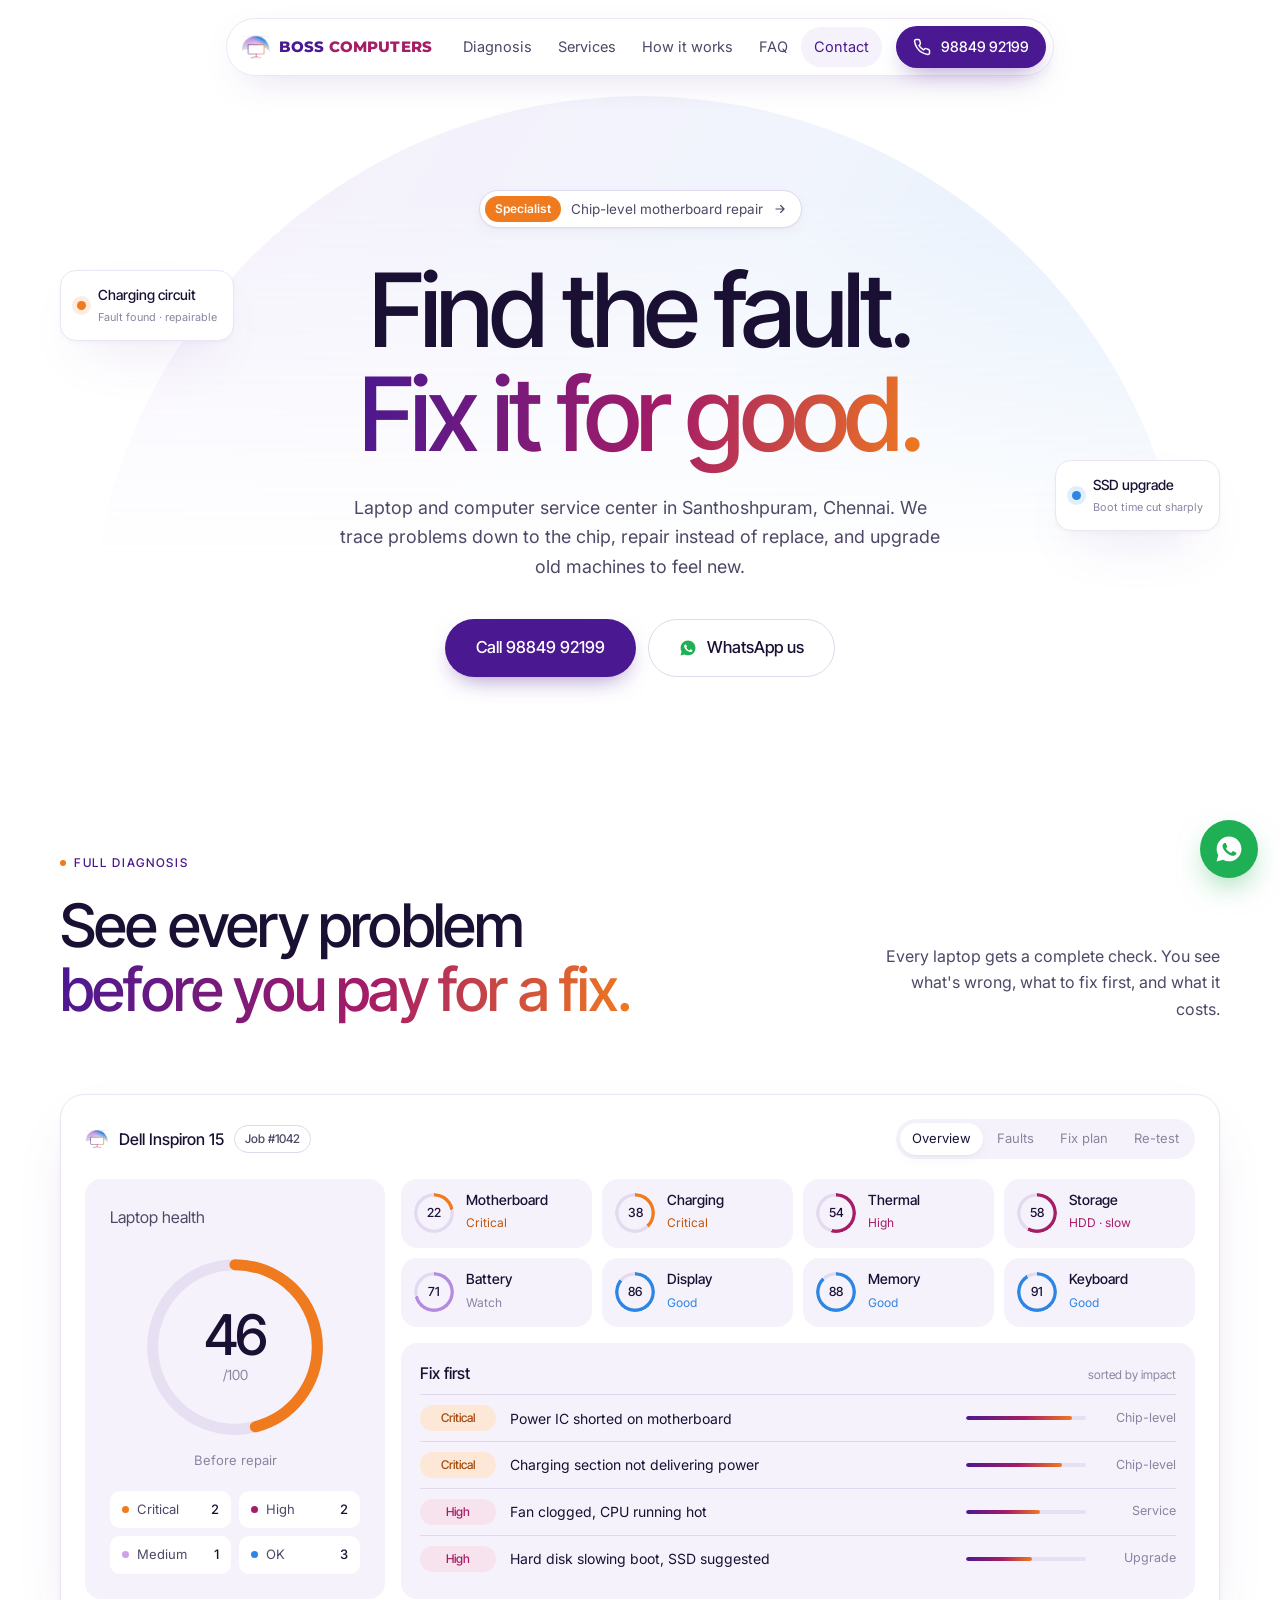
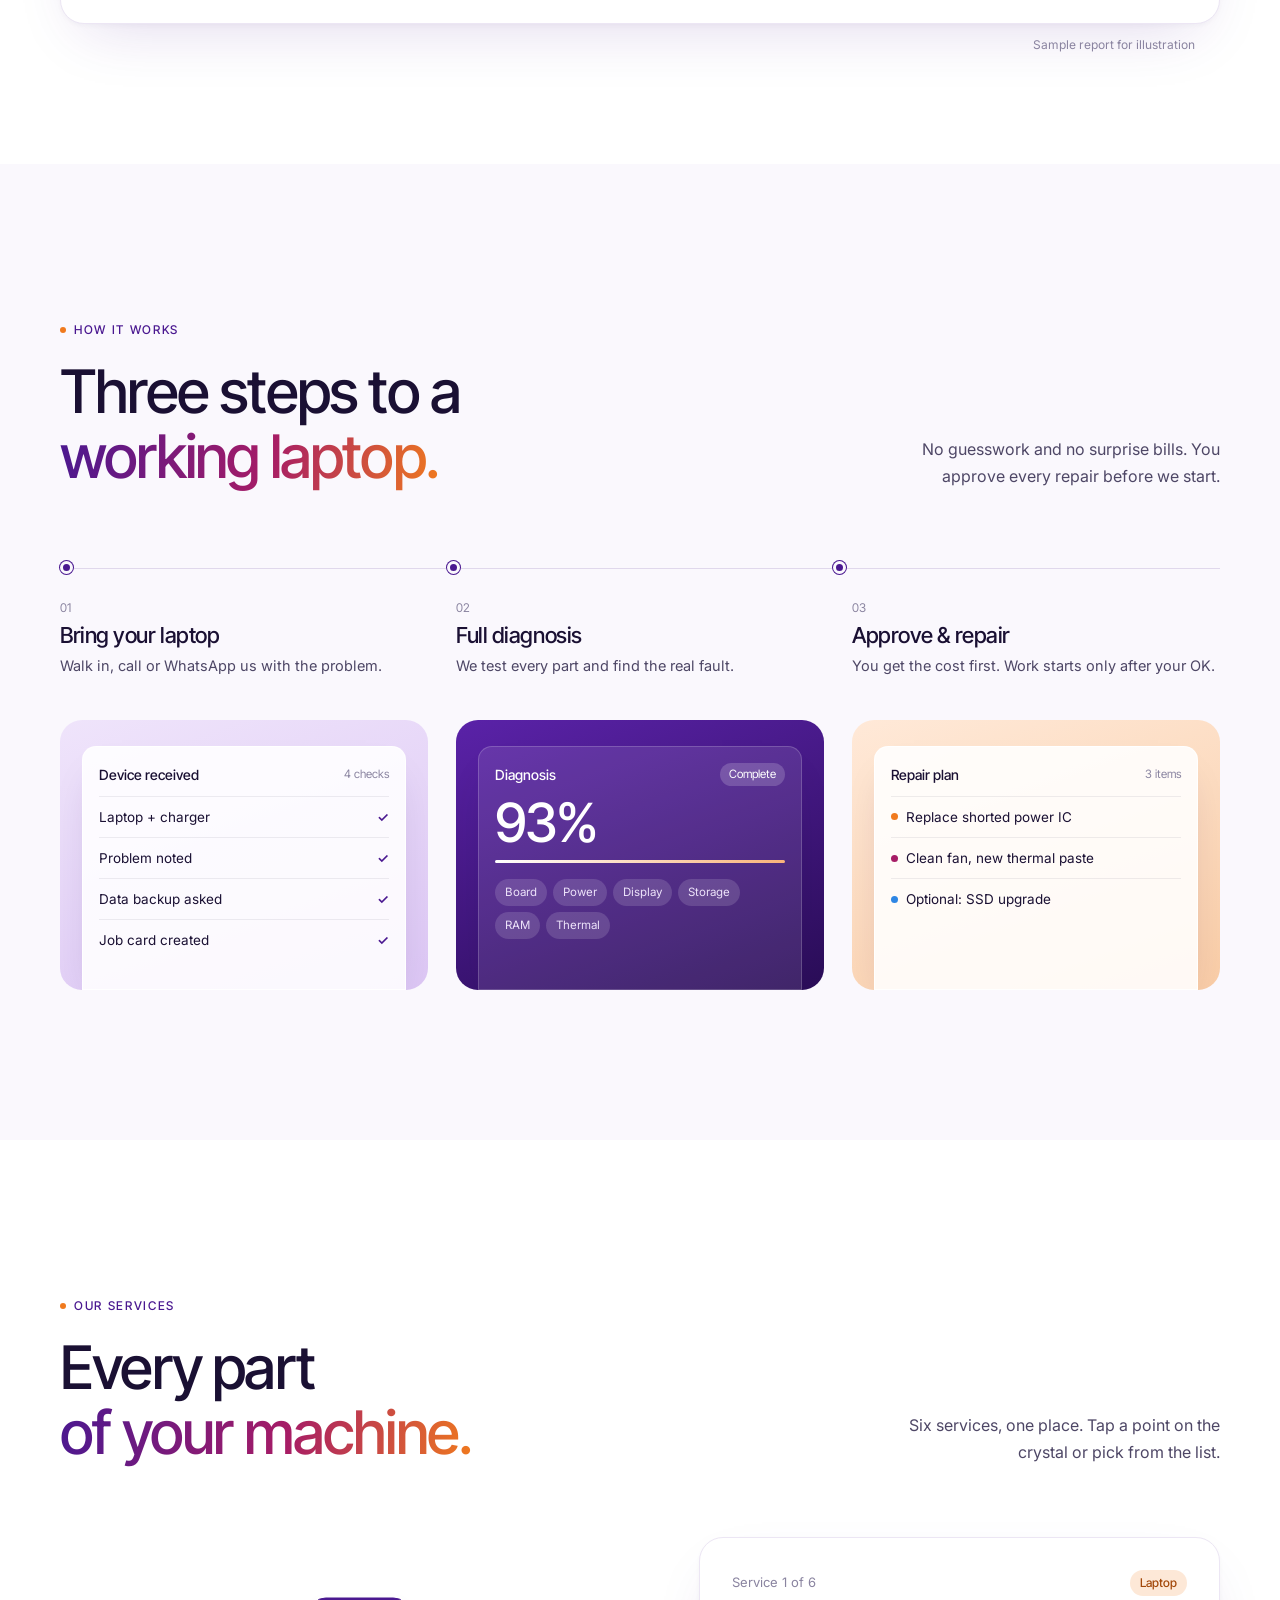
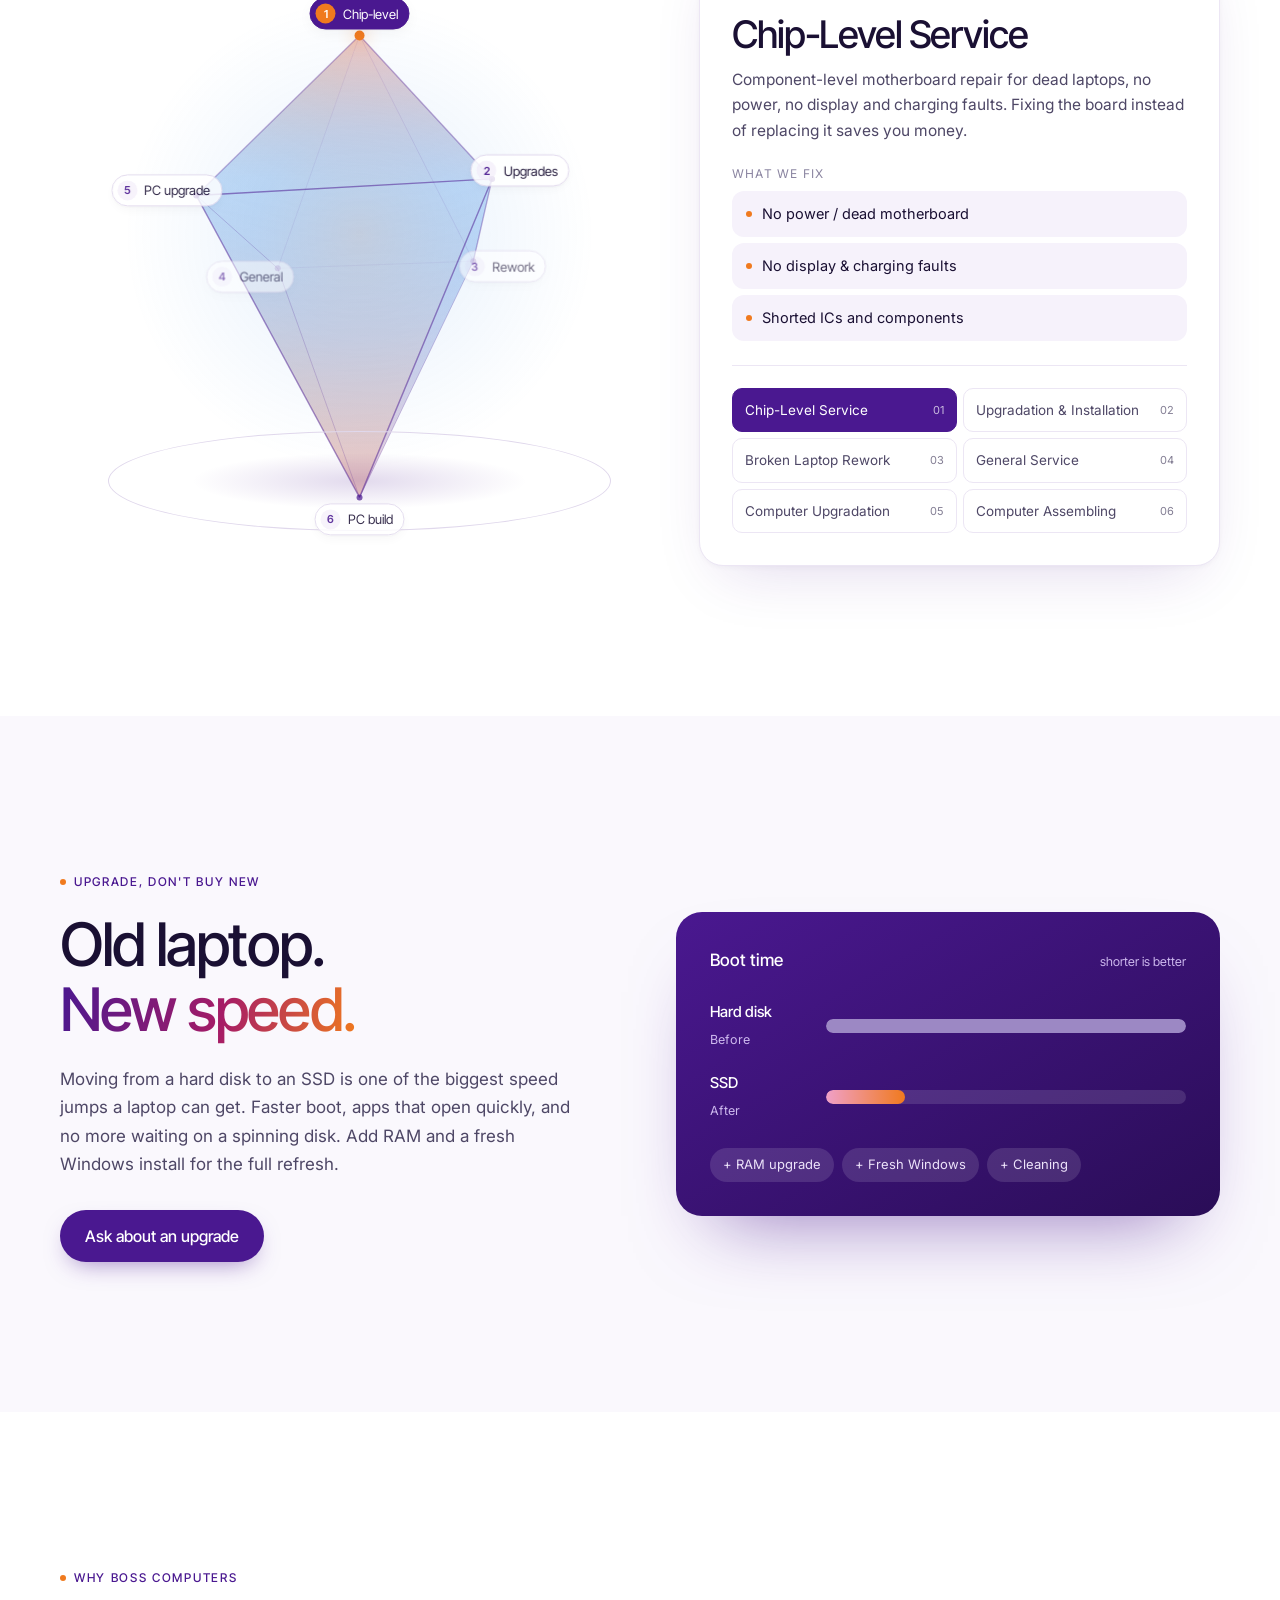
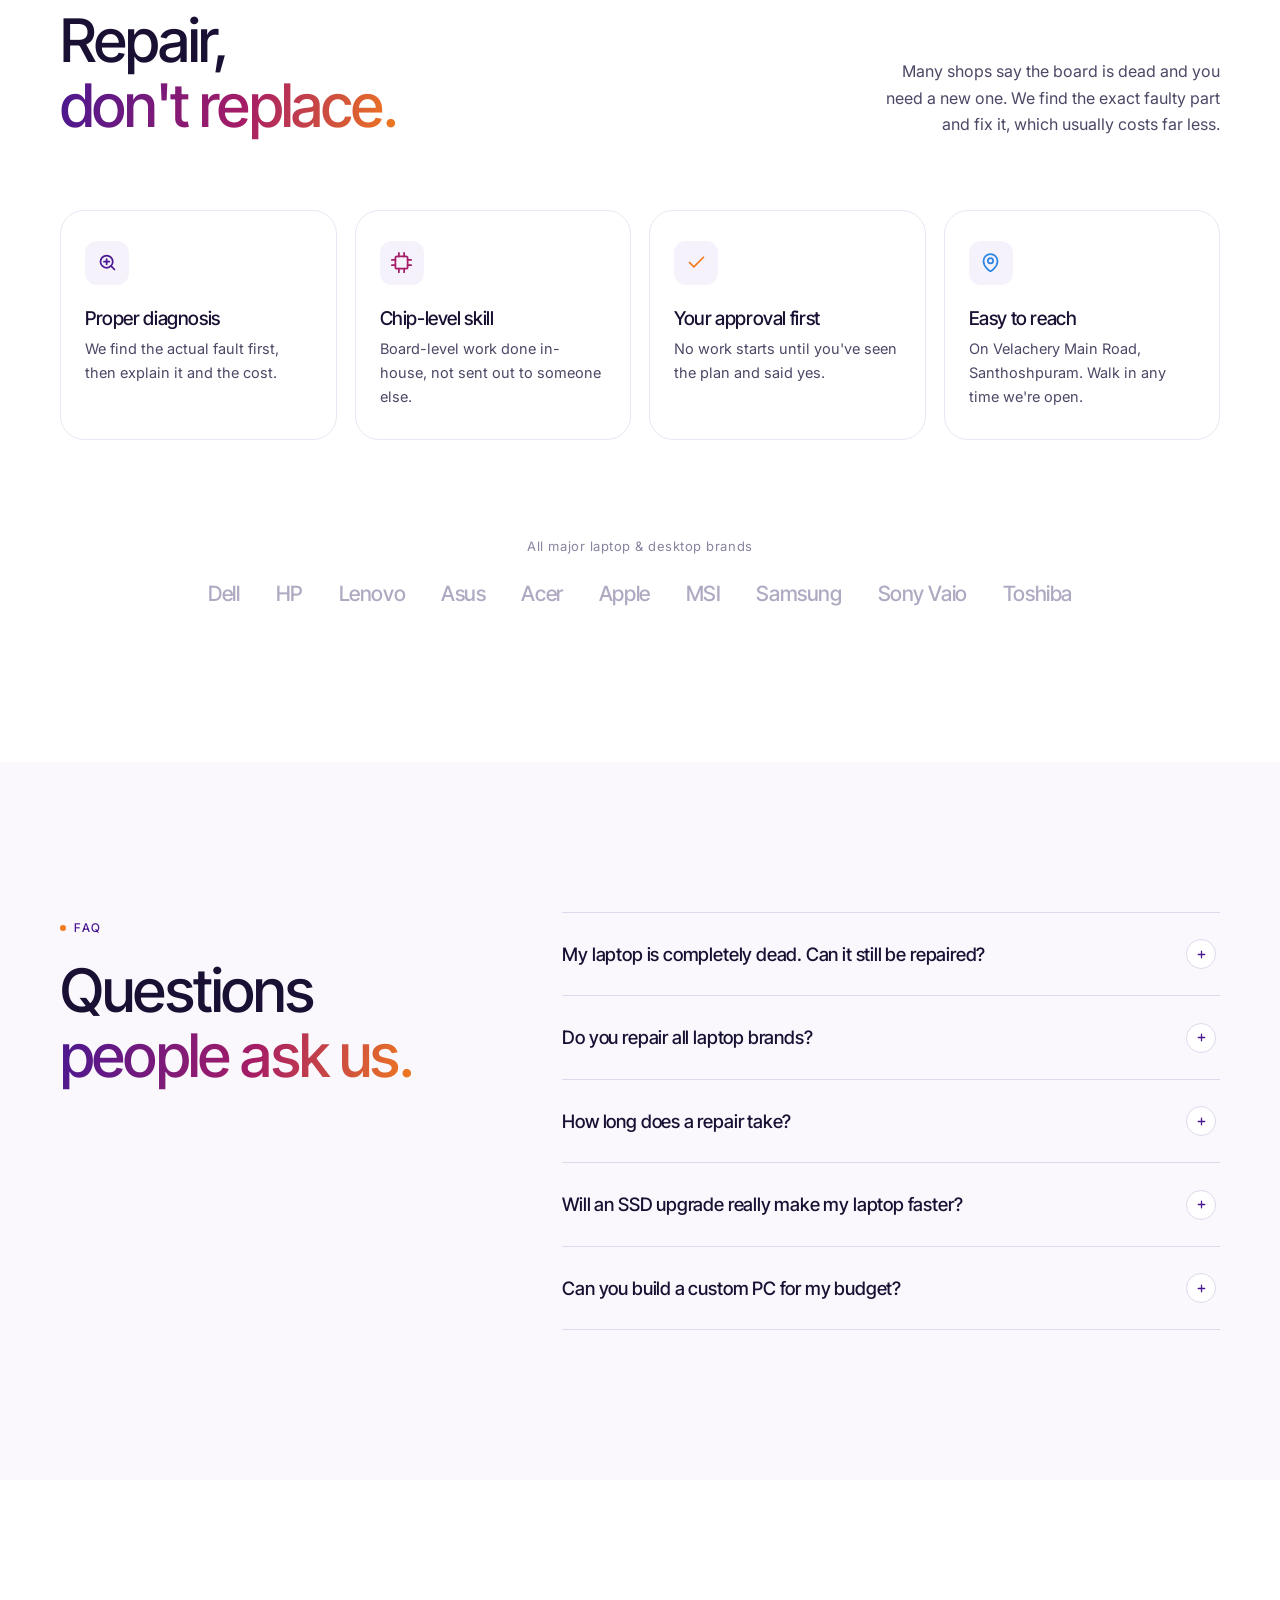
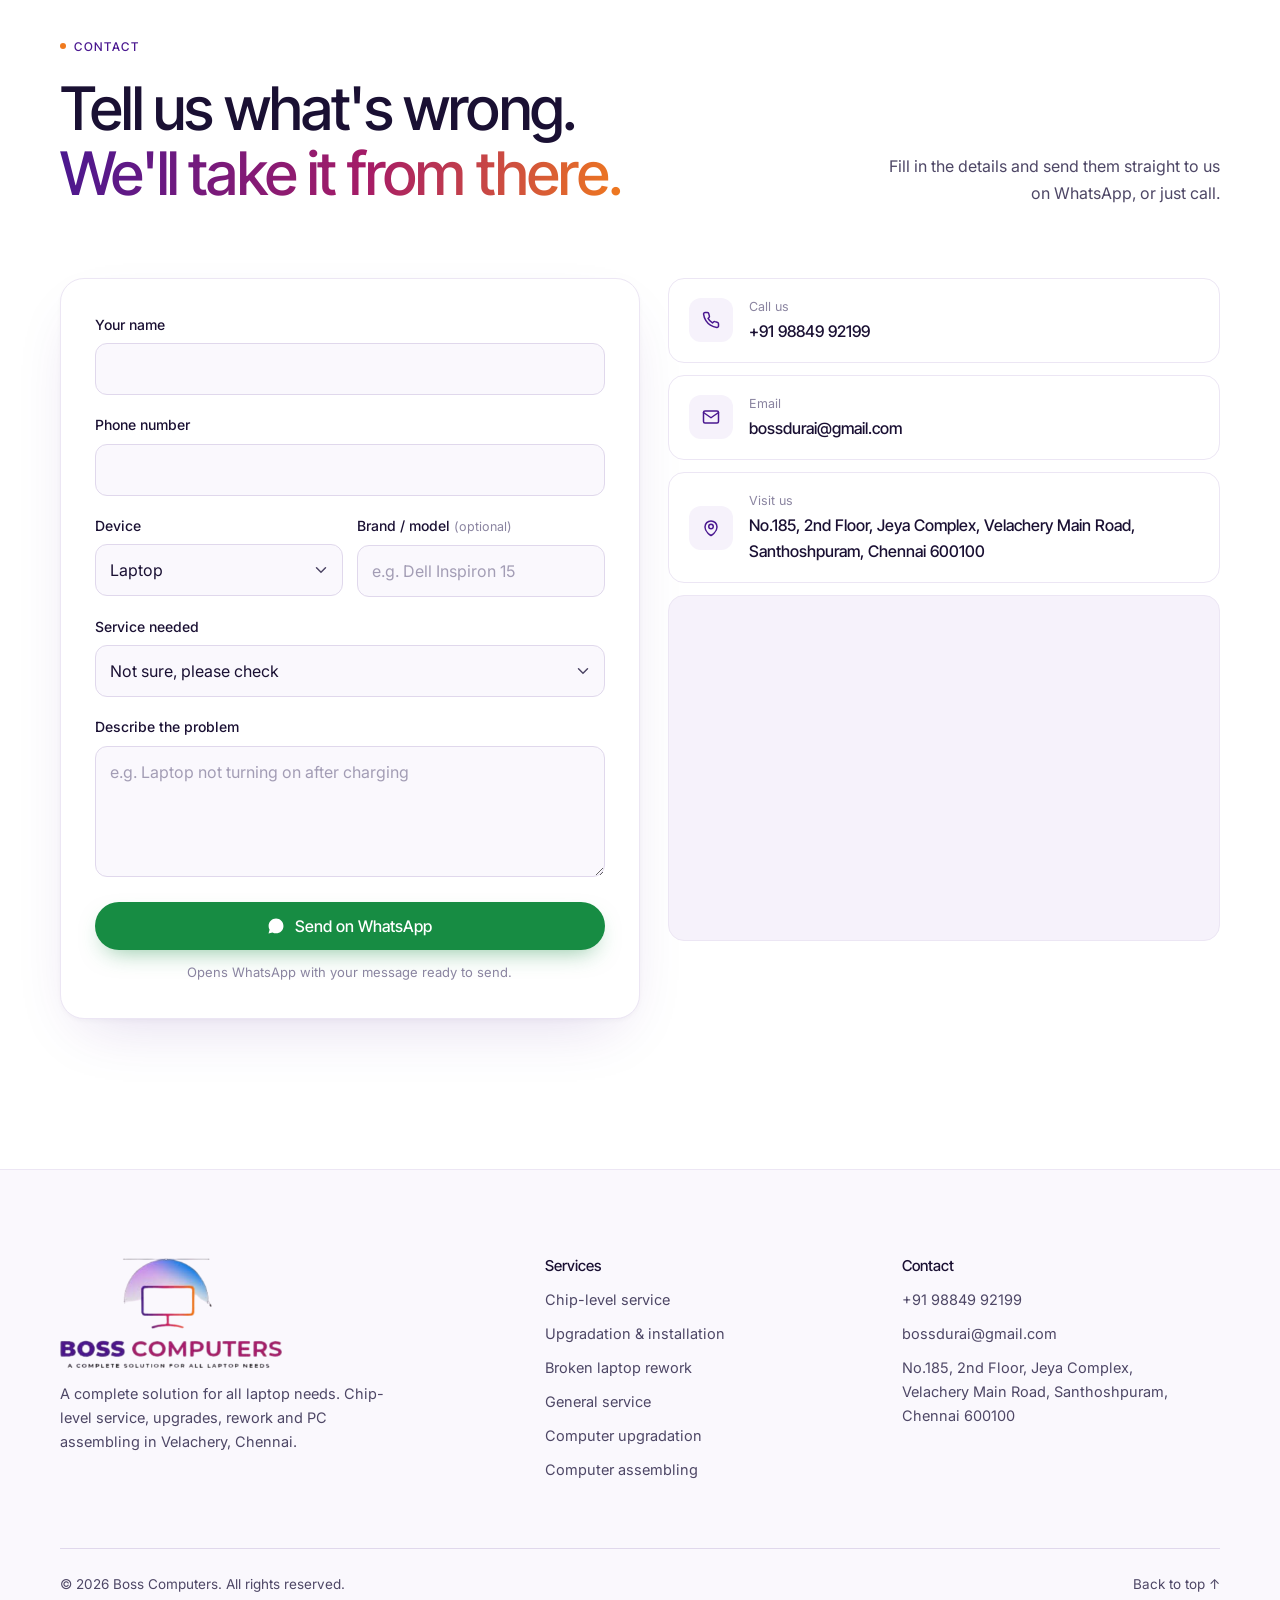
<file: index.html>
<!doctype html>
<html lang="en" class="no-js">
<head>
  <meta charset="utf-8">
  <meta name="viewport" content="width=device-width, initial-scale=1">
  <title>Boss Computers | Laptop Chip-Level Service & Repair in Velachery, Chennai</title>
  <meta name="description" content="Boss Computers, Velachery, Chennai: chip-level laptop repair, broken laptop rework, SSD & RAM upgrades, OS installation, general service and custom PC assembling. Call 98849 92199.">
  <meta name="keywords" content="laptop service center Velachery, laptop repair Chennai, chip level laptop service, motherboard repair Chennai, laptop upgrade SSD RAM, PC assembling Chennai, Boss Computers">
  <meta name="theme-color" content="#FFFFFF">

  <meta property="og:type" content="website">
  <meta property="og:title" content="Boss Computers | A Complete Solution for All Laptop Needs">
  <meta property="og:description" content="Chip-level laptop repair, upgrades, broken laptop rework and PC assembling in Velachery, Chennai.">
  <meta property="og:image" content="assets/img/logo-full.png">

  <link rel="icon" type="image/png" href="assets/img/favicon.png">
  <link rel="apple-touch-icon" href="assets/img/apple-touch-icon.png">

  <link rel="preconnect" href="https://fonts.googleapis.com">
  <link rel="preconnect" href="https://fonts.gstatic.com" crossorigin>
  <link href="https://fonts.googleapis.com/css2?family=Inter+Tight:wght@400;500;600&family=Inter:wght@400;500;600&family=Montserrat:wght@800&display=swap" rel="stylesheet">
  <link rel="stylesheet" href="css/style.css?v=202610230343">

  <script type="application/ld+json">
  {
    "@context": "https://schema.org",
    "@type": "LocalBusiness",
    "additionalType": "https://schema.org/ComputerStore",
    "name": "Boss Computers",
    "slogan": "A complete solution for all laptop needs",
    "image": "assets/img/logo-full.png",
    "telephone": "+91-9884992199",
    "email": "bossdurai@gmail.com",
    "address": {
      "@type": "PostalAddress",
      "streetAddress": "No.185, 2nd Floor, Jeya Complex, Velachery Main Road, Santhoshpuram",
      "addressLocality": "Chennai",
      "addressRegion": "Tamil Nadu",
      "postalCode": "600100",
      "addressCountry": "IN"
    },
    "areaServed": ["Velachery", "Santhoshpuram", "Medavakkam", "Pallikaranai", "Tambaram", "Chennai"],
    "makesOffer": [
      {"@type": "Offer", "itemOffered": {"@type": "Service", "name": "Laptop chip-level service"}},
      {"@type": "Offer", "itemOffered": {"@type": "Service", "name": "Laptop upgradation & installation"}},
      {"@type": "Offer", "itemOffered": {"@type": "Service", "name": "Broken laptop rework"}},
      {"@type": "Offer", "itemOffered": {"@type": "Service", "name": "Laptop general service"}},
      {"@type": "Offer", "itemOffered": {"@type": "Service", "name": "Computer upgradation"}},
      {"@type": "Offer", "itemOffered": {"@type": "Service", "name": "Computer assembling"}}
    ]
  }
  </script>
</head>
<body>
  <a class="skip-link" href="#main">Skip to content</a>

  <!-- ============ FLOATING NAV ============ -->
  <header class="site-header" id="top">
    <div class="nav-pill">
      <a href="#top" class="brand" aria-label="Boss Computers home">
        <img src="assets/img/icon-512.png" alt="" width="512" height="512" class="brand-mark">
        <span class="brand-word"><span class="bw-1">BOSS</span> <span class="bw-2">COMPUTERS</span></span>
      </a>
      <nav class="main-nav" id="main-nav" aria-label="Main">
        <a href="#health">Diagnosis</a>
        <a href="#services">Services</a>
        <a href="#process">How it works</a>
        <a href="#faq">FAQ</a>
        <a href="#contact">Contact</a>
      </nav>
      <a href="tel:+919884992199" class="btn btn-white btn-sm nav-cta">
        <svg class="ico" viewBox="0 0 24 24" aria-hidden="true"><path d="M22 16.9v3a2 2 0 0 1-2.2 2 19.8 19.8 0 0 1-8.6-3.1 19.5 19.5 0 0 1-6-6A19.8 19.8 0 0 1 2.1 4.2 2 2 0 0 1 4.1 2h3a2 2 0 0 1 2 1.7c.1 1 .4 1.9.7 2.8a2 2 0 0 1-.5 2.1L8 9.9a16 16 0 0 0 6 6l1.3-1.3a2 2 0 0 1 2.1-.4c.9.3 1.8.6 2.8.7a2 2 0 0 1 1.7 2z"/></svg>
        <span>98849 92199</span>
      </a>
      <button class="nav-toggle" aria-expanded="false" aria-controls="main-nav" aria-label="Open menu">
        <span></span><span></span><span></span>
      </button>
    </div>
  </header>

  <main id="main">

    <!-- ============ HERO ============ -->
    <section class="hero dark">
      <div class="hero-glow" aria-hidden="true"></div>
      <div class="container hero-inner">
        <a href="#services" class="badge-pill reveal">
          <span class="badge-new">Specialist</span>
          Chip-level motherboard repair
          <svg class="ico" viewBox="0 0 24 24" aria-hidden="true"><path d="M5 12h14M13 6l6 6-6 6"/></svg>
        </a>
        <h1 class="reveal">Find the fault.<br><span class="muted-line">Fix it for good.</span></h1>
        <p class="lead reveal">Laptop and computer service center in Santhoshpuram, Chennai. We trace problems down to the chip, repair instead of replace, and upgrade old machines to feel new.</p>
        <div class="hero-actions reveal">
          <a href="tel:+919884992199" class="btn btn-white btn-lg">Call 98849 92199</a>
          <a href="https://wa.me/919884992199?text=Hi%20Boss%20Computers%2C%20I%20need%20help%20with%20my%20laptop." class="btn btn-ghost btn-lg" target="_blank" rel="noopener">
            <svg class="ico ico-fill" viewBox="0 0 24 24" aria-hidden="true"><path d="M12.04 2C6.58 2 2.13 6.45 2.13 11.91c0 1.75.46 3.45 1.32 4.95L2.05 22l5.25-1.38a9.9 9.9 0 0 0 4.74 1.21c5.46 0 9.91-4.45 9.91-9.91S17.5 2 12.04 2zm5.8 14.08c-.24.68-1.42 1.3-1.95 1.35-.5.05-.97.23-3.27-.68-2.77-1.09-4.52-3.92-4.66-4.1-.13-.18-1.11-1.48-1.11-2.82s.7-2 .95-2.27c.25-.27.54-.34.72-.34l.52.01c.17 0 .39-.06.61.47.24.55.79 1.9.86 2.04.07.14.11.3.02.48-.09.18-.14.3-.27.46-.14.16-.29.36-.41.48-.14.14-.28.29-.12.56.16.27.71 1.17 1.52 1.9 1.05.93 1.93 1.22 2.2 1.36.27.14.43.11.59-.07.16-.18.68-.79.86-1.07.18-.27.36-.23.61-.14.25.09 1.59.75 1.86.89.27.14.45.2.52.32.07.11.07.66-.17 1.33z"/></svg>
            WhatsApp us
          </a>
        </div>

        <!-- floating glass chips -->
        <div class="hero-chip chip-a" aria-hidden="true">
          <span class="dot dot-peach"></span>
          <span><strong>Charging circuit</strong><small>Fault found · repairable</small></span>
        </div>
        <div class="hero-chip chip-b" aria-hidden="true">
          <span class="dot dot-mint"></span>
          <span><strong>SSD upgrade</strong><small>Boot time cut sharply</small></span>
        </div>
      </div>

      <!-- ============ HEALTH DASHBOARD ============ -->
      <div class="container" id="health">
        <div class="section-intro reveal">
          <p class="kicker"><span></span>Full diagnosis</p>
          <div class="intro-row">
            <h2>See every problem<br><span class="muted-line">before you pay for a fix.</span></h2>
            <p class="intro-side">Every laptop gets a complete check. You see what's wrong, what to fix first, and what it costs.</p>
          </div>
        </div>

        <div class="dash glass reveal" role="img" aria-label="Sample laptop health report showing component scores and a prioritised fix list">
          <div class="dash-top">
            <div class="dash-title">
              <img src="assets/img/icon-512.png" alt="" width="24" height="24">
              <span>Dell Inspiron 15</span>
              <span class="tag tag-soft">Job #1042</span>
            </div>
            <div class="dash-tabs" aria-hidden="true">
              <span class="on">Overview</span><span>Faults</span><span>Fix plan</span><span>Re-test</span>
            </div>
          </div>

          <div class="dash-body">
            <div class="dash-score glass-inner">
              <p class="dash-label">Laptop health</p>
              <div class="ring-big" style="--p:46">
                <svg viewBox="0 0 120 120" aria-hidden="true">
                  <circle cx="60" cy="60" r="52" class="ring-track"/>
                  <circle cx="60" cy="60" r="52" class="ring-val" pathLength="100"/>
                </svg>
                <div class="ring-num"><span class="count" data-from="46" data-to="94">46</span><small>/100</small></div>
              </div>
              <p class="ring-caption"><span class="before">Before repair</span><span class="after">After repair</span></p>
              <div class="sev-grid">
                <span><i class="sv sv-crit"></i>Critical <b>2</b></span>
                <span><i class="sv sv-high"></i>High <b>2</b></span>
                <span><i class="sv sv-med"></i>Medium <b>1</b></span>
                <span><i class="sv sv-ok"></i>OK <b>3</b></span>
              </div>
            </div>

            <div class="dash-right">
              <div class="comp-grid">
                <div class="comp glass-inner"><span class="mini" style="--p:22;--c:var(--peach)"><b>22</b></span><span><strong>Motherboard</strong><small class="t-crit">Critical</small></span></div>
                <div class="comp glass-inner"><span class="mini" style="--p:38;--c:var(--peach)"><b>38</b></span><span><strong>Charging</strong><small class="t-crit">Critical</small></span></div>
                <div class="comp glass-inner"><span class="mini" style="--p:54;--c:var(--amber)"><b>54</b></span><span><strong>Thermal</strong><small class="t-high">High</small></span></div>
                <div class="comp glass-inner"><span class="mini" style="--p:58;--c:var(--amber)"><b>58</b></span><span><strong>Storage</strong><small class="t-high">HDD · slow</small></span></div>
                <div class="comp glass-inner"><span class="mini" style="--p:71;--c:var(--lav)"><b>71</b></span><span><strong>Battery</strong><small>Watch</small></span></div>
                <div class="comp glass-inner"><span class="mini" style="--p:86;--c:var(--mint)"><b>86</b></span><span><strong>Display</strong><small class="t-ok">Good</small></span></div>
                <div class="comp glass-inner"><span class="mini" style="--p:88;--c:var(--mint)"><b>88</b></span><span><strong>Memory</strong><small class="t-ok">Good</small></span></div>
                <div class="comp glass-inner"><span class="mini" style="--p:91;--c:var(--mint)"><b>91</b></span><span><strong>Keyboard</strong><small class="t-ok">Good</small></span></div>
              </div>

              <div class="fix-list glass-inner">
                <div class="fix-head"><span>Fix first</span><small>sorted by impact</small></div>
                <div class="fix-row"><span class="tag tag-crit">Critical</span><span class="fix-txt">Power IC shorted on motherboard</span><span class="fix-bar"><i style="--w:88%"></i></span><small>Chip-level</small></div>
                <div class="fix-row"><span class="tag tag-crit">Critical</span><span class="fix-txt">Charging section not delivering power</span><span class="fix-bar"><i style="--w:80%"></i></span><small>Chip-level</small></div>
                <div class="fix-row"><span class="tag tag-high">High</span><span class="fix-txt">Fan clogged, CPU running hot</span><span class="fix-bar"><i style="--w:62%"></i></span><small>Service</small></div>
                <div class="fix-row"><span class="tag tag-high">High</span><span class="fix-txt">Hard disk slowing boot, SSD suggested</span><span class="fix-bar"><i style="--w:55%"></i></span><small>Upgrade</small></div>
              </div>
            </div>
          </div>
          <p class="dash-note">Sample report for illustration</p>
        </div>
      </div>
    </section>

    <!-- ============ PROCESS (cream) ============ -->
    <section class="section cream" id="process">
      <div class="container">
        <div class="section-intro reveal">
          <p class="kicker kicker-dark"><span></span>How it works</p>
          <div class="intro-row">
            <h2>Three steps to a<br><span class="muted-line">working laptop.</span></h2>
            <p class="intro-side">No guesswork and no surprise bills. You approve every repair before we start.</p>
          </div>
        </div>

        <div class="timeline" aria-hidden="true"><i></i><i></i><i></i></div>
        <ol class="steps" role="list">
          <li class="step reveal">
            <p class="step-num">01</p>
            <h3>Bring your laptop</h3>
            <p class="step-sub">Walk in, call or WhatsApp us with the problem.</p>
            <div class="step-card sc-mint">
              <div class="sc-inner">
                <div class="sc-head"><span>Device received</span><small>4 checks</small></div>
                <ul role="list" class="checklist">
                  <li>Laptop + charger<span>✓</span></li>
                  <li>Problem noted<span>✓</span></li>
                  <li>Data backup asked<span>✓</span></li>
                  <li>Job card created<span>✓</span></li>
                </ul>
              </div>
            </div>
          </li>
          <li class="step reveal">
            <p class="step-num">02</p>
            <h3>Full diagnosis</h3>
            <p class="step-sub">We test every part and find the real fault.</p>
            <div class="step-card sc-dark">
              <div class="sc-inner dark-inner">
                <div class="sc-head"><span>Diagnosis</span><small class="pill-done">Complete</small></div>
                <p class="sc-big"><span class="count" data-from="0" data-to="100">100</span>%</p>
                <div class="sc-progress"><i></i></div>
                <div class="sc-chips"><span>Board</span><span>Power</span><span>Display</span><span>Storage</span><span>RAM</span><span>Thermal</span></div>
              </div>
            </div>
          </li>
          <li class="step reveal">
            <p class="step-num">03</p>
            <h3>Approve &amp; repair</h3>
            <p class="step-sub">You get the cost first. Work starts only after your OK.</p>
            <div class="step-card sc-peach">
              <div class="sc-inner">
                <div class="sc-head"><span>Repair plan</span><small>3 items</small></div>
                <ul role="list" class="plan">
                  <li><i class="sv sv-crit"></i>Replace shorted power IC</li>
                  <li><i class="sv sv-high"></i>Clean fan, new thermal paste</li>
                  <li><i class="sv sv-ok"></i>Optional: SSD upgrade</li>
                </ul>
              </div>
            </div>
          </li>
        </ol>
      </div>
    </section>

    <!-- ============ SERVICES – 3D crystal ============ -->
    <section class="section dark services" id="services">
      <div class="services-glow" aria-hidden="true"></div>
      <div class="container">
        <div class="section-intro reveal">
          <p class="kicker"><span></span>Our services</p>
          <div class="intro-row">
            <h2>Every part<br><span class="muted-line">of your machine.</span></h2>
            <p class="intro-side">Six services, one place. Tap a point on the crystal or pick from the list.</p>
          </div>
        </div>

        <div class="svc-stage">
          <div class="crystal-wrap reveal">
            <canvas id="crystal" aria-hidden="true"></canvas>
            <div class="crystal-labels" id="crystal-labels"></div>
            <div class="crystal-floor" aria-hidden="true"></div>
          </div>

          <div class="svc-panel glass reveal" aria-live="polite">
            <div class="svc-panel-top">
              <small id="svc-count">Service 1 of 6</small>
              <span class="tag" id="svc-type">Laptop</span>
            </div>
            <h3 id="svc-title">Chip-Level Service</h3>
            <p id="svc-desc">Component-level motherboard repair for dead laptops, no power, no display and charging faults. Fixing the board instead of replacing it saves you money.</p>
            <p class="svc-sub">What we fix</p>
            <ul role="list" class="svc-points" id="svc-points"></ul>
            <div class="svc-list" role="tablist" aria-label="Services" id="svc-list"></div>
          </div>
        </div>
      </div>
    </section>

    <!-- ============ UPGRADE (cream) ============ -->
    <section class="section cream" aria-labelledby="upgrade-title">
      <div class="container upgrade-grid">
        <div class="reveal">
          <p class="kicker kicker-dark"><span></span>Upgrade, don't buy new</p>
          <h2 id="upgrade-title">Old laptop.<br><span class="muted-line">New speed.</span></h2>
          <p class="body-dark">Moving from a hard disk to an SSD is one of the biggest speed jumps a laptop can get. Faster boot, apps that open quickly, and no more waiting on a spinning disk. Add RAM and a fresh Windows install for the full refresh.</p>
          <a href="https://wa.me/919884992199?text=Hi%2C%20I%20want%20to%20upgrade%20my%20laptop%20(SSD%2FRAM).%20My%20laptop%20model%20is%3A%20" class="btn btn-dark" target="_blank" rel="noopener">Ask about an upgrade</a>
        </div>
        <div class="speed-card reveal" role="img" aria-label="Illustration: an SSD boots much faster than a hard disk">
          <div class="speed-head"><span>Boot time</span><small>shorter is better</small></div>
          <div class="speed-row">
            <div class="speed-label"><strong>Hard disk</strong><small>Before</small></div>
            <div class="speed-track"><div class="speed-bar bar-hdd"></div></div>
          </div>
          <div class="speed-row">
            <div class="speed-label"><strong>SSD</strong><small>After</small></div>
            <div class="speed-track"><div class="speed-bar bar-ssd"></div></div>
          </div>
          <div class="speed-chips"><span>+ RAM upgrade</span><span>+ Fresh Windows</span><span>+ Cleaning</span></div>
        </div>
      </div>
    </section>

    <!-- ============ WHY + BRANDS (dark) ============ -->
    <section class="section dark" id="why">
      <div class="container">
        <div class="section-intro reveal">
          <p class="kicker"><span></span>Why Boss Computers</p>
          <div class="intro-row">
            <h2>Repair,<br><span class="muted-line">don't replace.</span></h2>
            <p class="intro-side">Many shops say the board is dead and you need a new one. We find the exact faulty part and fix it, which usually costs far less.</p>
          </div>
        </div>
        <div class="why-grid">
          <div class="why glass reveal">
            <span class="why-ico"><svg class="ico" viewBox="0 0 24 24" aria-hidden="true"><circle cx="11" cy="11" r="7"/><path d="m20 20-3.5-3.5M11 8v6M8 11h6"/></svg></span>
            <h3>Proper diagnosis</h3><p>We find the actual fault first, then explain it and the cost.</p>
          </div>
          <div class="why glass reveal">
            <span class="why-ico"><svg class="ico" viewBox="0 0 24 24" aria-hidden="true"><rect x="5" y="5" width="14" height="14" rx="2"/><path d="M9 1v4M15 1v4M9 19v4M15 19v4M1 9h4M1 15h4M19 9h4M19 15h4"/></svg></span>
            <h3>Chip-level skill</h3><p>Board-level work done in-house, not sent out to someone else.</p>
          </div>
          <div class="why glass reveal">
            <span class="why-ico"><svg class="ico" viewBox="0 0 24 24" aria-hidden="true"><path d="M20 6 9 17l-5-5"/></svg></span>
            <h3>Your approval first</h3><p>No work starts until you've seen the plan and said yes.</p>
          </div>
          <div class="why glass reveal">
            <span class="why-ico"><svg class="ico" viewBox="0 0 24 24" aria-hidden="true"><path d="M12 22s8-4.5 8-11.5A8 8 0 0 0 4 10.5C4 17.5 12 22 12 22z"/><circle cx="12" cy="10" r="3"/></svg></span>
            <h3>Easy to reach</h3><p>On Velachery Main Road, Santhoshpuram. Walk in any time we're open.</p>
          </div>
        </div>

        <div class="brands reveal">
          <p>All major laptop &amp; desktop brands</p>
          <ul role="list">
            <li>Dell</li><li>HP</li><li>Lenovo</li><li>Asus</li><li>Acer</li><li>Apple</li><li>MSI</li><li>Samsung</li><li>Sony Vaio</li><li>Toshiba</li>
          </ul>
        </div>
      </div>
    </section>

    <!-- ============ FAQ (cream) ============ -->
    <section class="section cream" id="faq">
      <div class="container faq-grid">
        <div class="reveal">
          <p class="kicker kicker-dark"><span></span>FAQ</p>
          <h2>Questions<br><span class="muted-line">people ask us.</span></h2>
        </div>
        <div class="faq-list">
          <details class="faq reveal">
            <summary>My laptop is completely dead. Can it still be repaired?</summary>
            <p>Often, yes. A dead laptop is usually caused by a faulty component on the motherboard, such as the power or charging section. With chip-level repair we trace and replace that specific part instead of the whole board.</p>
          </details>
          <details class="faq reveal">
            <summary>Do you repair all laptop brands?</summary>
            <p>Yes. We work on all major brands including Dell, HP, Lenovo, Asus, Acer, Apple and more, for both laptops and desktop computers.</p>
          </details>
          <details class="faq reveal">
            <summary>How long does a repair take?</summary>
            <p>It depends on the fault. General service and upgrades are usually quick, while chip-level repairs can take longer. We'll give you a time estimate after diagnosis.</p>
          </details>
          <details class="faq reveal">
            <summary>Will an SSD upgrade really make my laptop faster?</summary>
            <p>For laptops still running on a hard disk, an SSD is the single biggest speed improvement. Boot-up, app loading and file opening all become much quicker. Adding RAM helps further if you multitask.</p>
          </details>
          <details class="faq reveal">
            <summary>Can you build a custom PC for my budget?</summary>
            <p>Yes. Tell us what you'll use it for (office, gaming, editing or study) and your budget, and we'll suggest the right parts, assemble and test it.</p>
          </details>
        </div>
      </div>
    </section>

    <!-- ============ CONTACT (dark) ============ -->
    <section class="section dark contact" id="contact">
      <div class="contact-glow" aria-hidden="true"></div>
      <div class="container">
        <div class="section-intro reveal">
          <p class="kicker"><span></span>Contact</p>
          <div class="intro-row">
            <h2>Tell us what's wrong.<br><span class="muted-line">We'll take it from there.</span></h2>
            <p class="intro-side">Fill in the details and send them straight to us on WhatsApp, or just call.</p>
          </div>
        </div>

        <div class="contact-grid">
          <form class="enquiry glass reveal" id="enquiry-form" novalidate>
            <div class="field">
              <label for="f-name">Your name</label>
              <input id="f-name" name="name" type="text" autocomplete="name" required>
              <p class="err" id="e-name" role="alert"></p>
            </div>
            <div class="field">
              <label for="f-phone">Phone number</label>
              <input id="f-phone" name="phone" type="tel" inputmode="numeric" autocomplete="tel" required>
              <p class="err" id="e-phone" role="alert"></p>
            </div>
            <div class="field-row">
              <div class="field">
                <label for="f-device">Device</label>
                <select id="f-device" name="device">
                  <option>Laptop</option>
                  <option>Desktop computer</option>
                </select>
              </div>
              <div class="field">
                <label for="f-brand">Brand / model <span class="opt">(optional)</span></label>
                <input id="f-brand" name="brand" type="text" placeholder="e.g. Dell Inspiron 15">
              </div>
            </div>
            <div class="field">
              <label for="f-service">Service needed</label>
              <select id="f-service" name="service">
                <option>Not sure, please check</option>
                <option>Chip-level / motherboard repair</option>
                <option>Upgrade (SSD / RAM)</option>
                <option>OS / software installation</option>
                <option>Broken laptop rework</option>
                <option>General service / cleaning</option>
                <option>Computer upgradation</option>
                <option>Computer assembling</option>
              </select>
            </div>
            <div class="field">
              <label for="f-msg">Describe the problem</label>
              <textarea id="f-msg" name="message" rows="4" placeholder="e.g. Laptop not turning on after charging"></textarea>
            </div>
            <button type="submit" class="btn btn-white btn-block">
              <svg class="ico ico-fill" viewBox="0 0 24 24" aria-hidden="true"><path d="M12.04 2C6.58 2 2.13 6.45 2.13 11.91c0 1.75.46 3.45 1.32 4.95L2.05 22l5.25-1.38a9.9 9.9 0 0 0 4.74 1.21c5.46 0 9.91-4.45 9.91-9.91S17.5 2 12.04 2z"/></svg>
              Send on WhatsApp
            </button>
            <p class="form-note">Opens WhatsApp with your message ready to send.</p>
          </form>

          <div class="contact-side reveal">
            <a class="contact-card glass" href="tel:+919884992199">
              <span class="cc-ico"><svg class="ico" viewBox="0 0 24 24" aria-hidden="true"><path d="M22 16.9v3a2 2 0 0 1-2.2 2 19.8 19.8 0 0 1-8.6-3.1 19.5 19.5 0 0 1-6-6A19.8 19.8 0 0 1 2.1 4.2 2 2 0 0 1 4.1 2h3a2 2 0 0 1 2 1.7c.1 1 .4 1.9.7 2.8a2 2 0 0 1-.5 2.1L8 9.9a16 16 0 0 0 6 6l1.3-1.3a2 2 0 0 1 2.1-.4c.9.3 1.8.6 2.8.7a2 2 0 0 1 1.7 2z"/></svg></span>
              <span><small>Call us</small><strong>+91 98849 92199</strong></span>
            </a>
            <a class="contact-card glass" href="mailto:bossdurai@gmail.com">
              <span class="cc-ico"><svg class="ico" viewBox="0 0 24 24" aria-hidden="true"><rect x="2" y="4" width="20" height="16" rx="2"/><path d="m22 6-10 7L2 6"/></svg></span>
              <span><small>Email</small><strong>bossdurai@gmail.com</strong></span>
            </a>
            <a class="contact-card glass" href="https://www.google.com/maps/search/?api=1&amp;query=Boss+Computers+Jeya+Complex+Velachery+Main+Road+Santhoshpuram+Chennai+600100" target="_blank" rel="noopener">
              <span class="cc-ico"><svg class="ico" viewBox="0 0 24 24" aria-hidden="true"><path d="M12 22s8-4.5 8-11.5A8 8 0 0 0 4 10.5C4 17.5 12 22 12 22z"/><circle cx="12" cy="10" r="3"/></svg></span>
              <span><small>Visit us</small><strong>No.185, 2nd Floor, Jeya Complex, Velachery Main Road, Santhoshpuram, Chennai 600100</strong></span>
            </a>
            <div class="map-wrap">
              <iframe title="Boss Computers location on Google Maps" loading="lazy" referrerpolicy="no-referrer-when-downgrade"
                src="https://www.google.com/maps?q=Jeya+Complex,+Velachery+Main+Road,+Santhoshpuram,+Chennai+600100&amp;output=embed"></iframe>
            </div>
          </div>
        </div>
      </div>
    </section>
  </main>

  <!-- ============ FOOTER ============ -->
  <footer class="site-footer">
    <div class="container footer-grid">
      <div class="footer-brand">
        <img src="assets/img/logo.png" alt="Boss Computers – A complete solution for all laptop needs" width="640" height="317">
        <p>A complete solution for all laptop needs. Chip-level service, upgrades, rework and PC assembling in Velachery, Chennai.</p>
      </div>
      <div>
        <h4>Services</h4>
        <ul role="list">
          <li><a href="#services">Chip-level service</a></li>
          <li><a href="#services">Upgradation &amp; installation</a></li>
          <li><a href="#services">Broken laptop rework</a></li>
          <li><a href="#services">General service</a></li>
          <li><a href="#services">Computer upgradation</a></li>
          <li><a href="#services">Computer assembling</a></li>
        </ul>
      </div>
      <div>
        <h4>Contact</h4>
        <ul role="list">
          <li><a href="tel:+919884992199">+91 98849 92199</a></li>
          <li><a href="mailto:bossdurai@gmail.com">bossdurai@gmail.com</a></li>
          <li>No.185, 2nd Floor, Jeya Complex,<br>Velachery Main Road, Santhoshpuram,<br>Chennai 600100</li>
        </ul>
      </div>
    </div>
    <div class="container footer-bottom">
      <p>© <span id="year">2026</span> Boss Computers. All rights reserved.</p>
      <a href="#top">Back to top ↑</a>
    </div>
  </footer>

  <!-- Floating WhatsApp -->
  <a class="wa-float" href="https://wa.me/919884992199?text=Hi%20Boss%20Computers%2C%20I%20need%20help%20with%20my%20laptop." target="_blank" rel="noopener" aria-label="Chat with us on WhatsApp">
    <svg viewBox="0 0 24 24" aria-hidden="true"><path d="M12.04 2C6.58 2 2.13 6.45 2.13 11.91c0 1.75.46 3.45 1.32 4.95L2.05 22l5.25-1.38a9.9 9.9 0 0 0 4.74 1.21c5.46 0 9.91-4.45 9.91-9.91S17.5 2 12.04 2zm5.8 14.08c-.24.68-1.42 1.3-1.950 1.35-.5.05-.97.23-3.27-.68-2.77-1.09-4.52-3.92-4.66-4.1-.13-.18-1.11-1.48-1.11-2.82s.7-2 .95-2.27c.25-.27.54-.34.72-.34l.52.01c.17 0 .39-.06.61.47.24.55.79 1.9.86 2.04.07.14.11.3.02.48-.09.18-.14.3-.27.46-.14.16-.29.36-.41.48-.14.14-.28.29-.12.56.16.27.71 1.170 1.52 1.9 1.05.93 1.93 1.22 2.2 1.36.27.14.43.11.59-.07.16-.18.68-.79.86-1.07.18-.27.36-.23.61-.14.25.09 1.59.75 1.86.89.27.14.45.2.52.32.07.11.07.66-.17 1.33z"/></svg>
  </a>

  <!-- Mobile action bar -->
  <div class="mobile-bar">
    <a href="tel:+919884992199">
      <svg class="ico" viewBox="0 0 24 24" aria-hidden="true"><path d="M22 16.9v3a2 2 0 0 1-2.2 2 19.8 19.8 0 0 1-8.6-3.1 19.5 19.5 0 0 1-6-6A19.8 19.8 0 0 1 2.1 4.2 2 2 0 0 1 4.1 2h3a2 2 0 0 1 2 1.7c.1 1 .4 1.9.7 2.8a2 2 0 0 1-.5 2.1L8 9.9a16 16 0 0 0 6 6l1.3-1.3a2 2 0 0 1 2.1-.4c.9.3 1.8.6 2.8.7a2 2 0 0 1 1.7 2z"/></svg>
      Call
    </a>
    <a href="https://wa.me/919884992199?text=Hi%20Boss%20Computers%2C%20I%20need%20help%20with%20my%20laptop." target="_blank" rel="noopener" class="mb-wa">
      <svg class="ico ico-fill" viewBox="0 0 24 24" aria-hidden="true"><path d="M12.04 2C6.58 2 2.13 6.45 2.13 11.91c0 1.75.46 3.45 1.32 4.95L2.05 22l5.25-1.38a9.9 9.9 0 0 0 4.74 1.21c5.46 0 9.91-4.45 9.91-9.91S17.5 2 12.04 2z"/></svg>
      WhatsApp
    </a>
  </div>

  <script src="js/main.js?v=202610230343" defer></script>
</body>
</html>
</file>
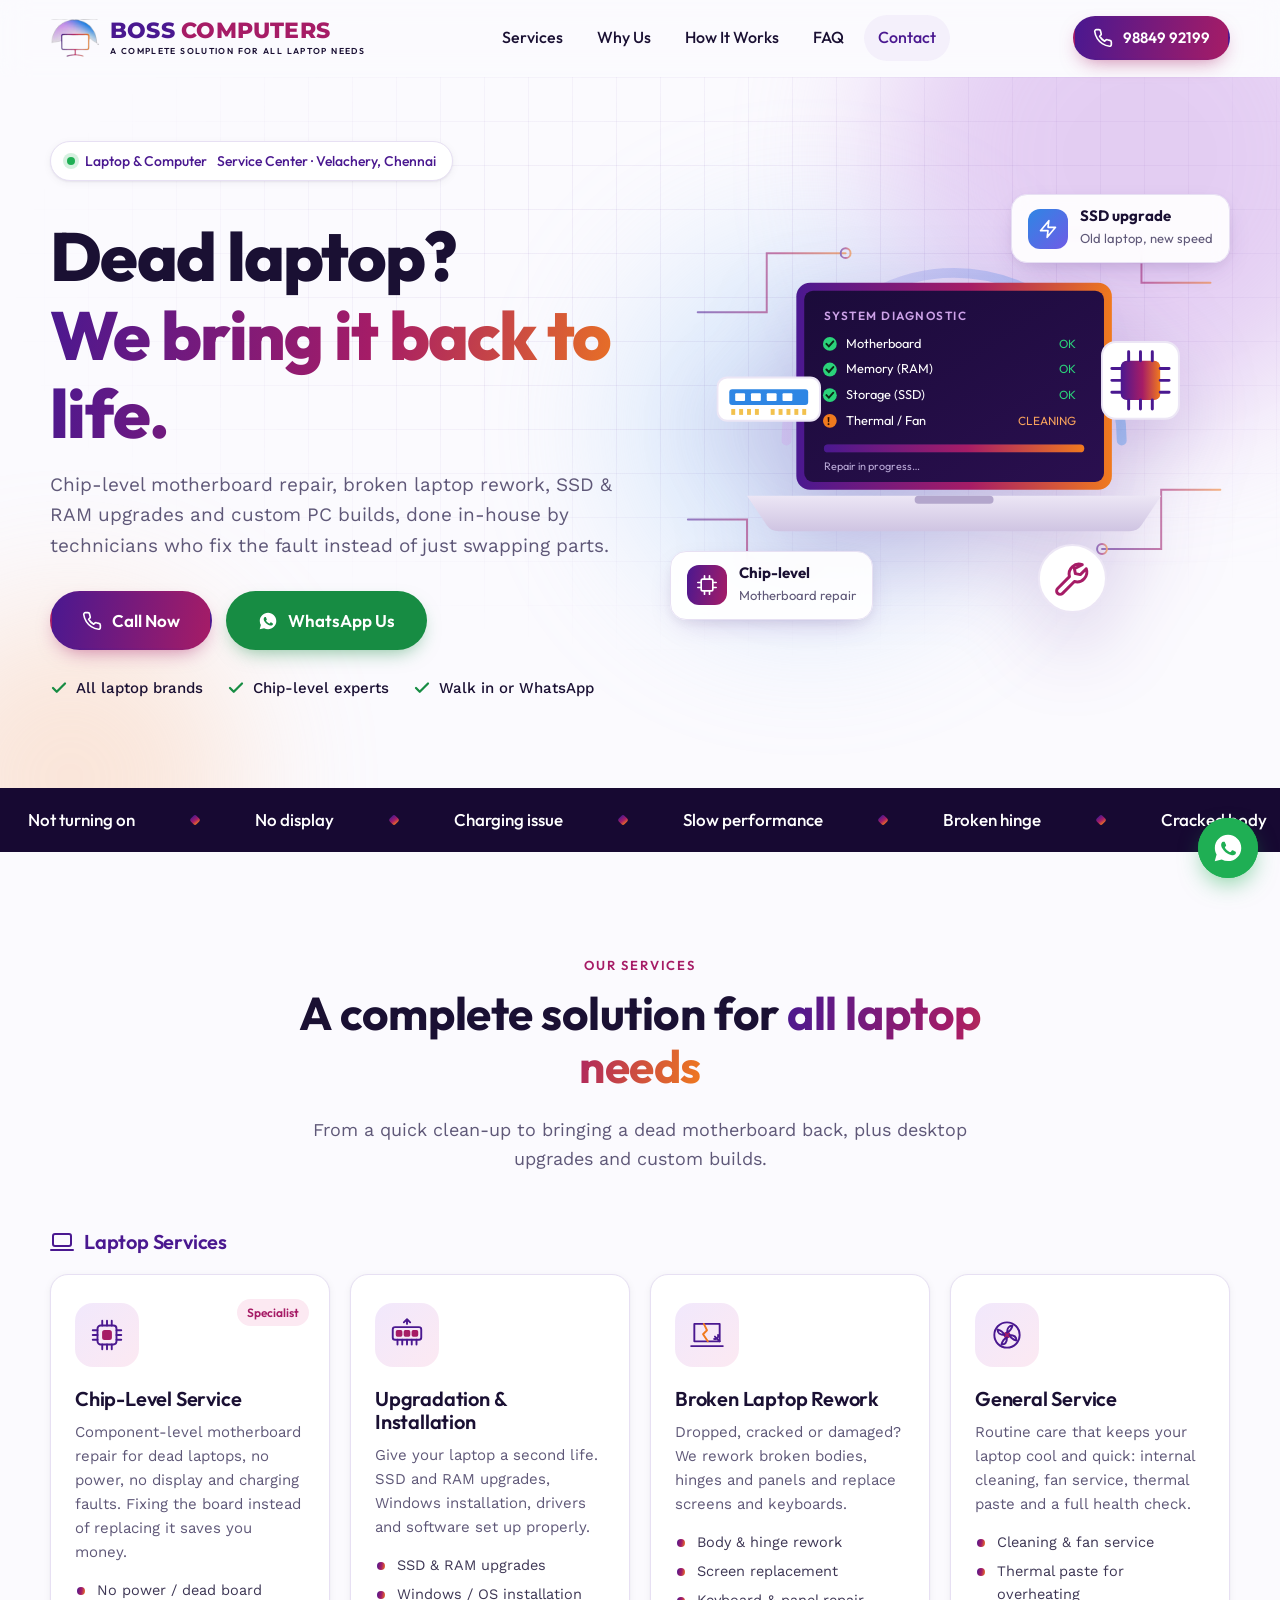
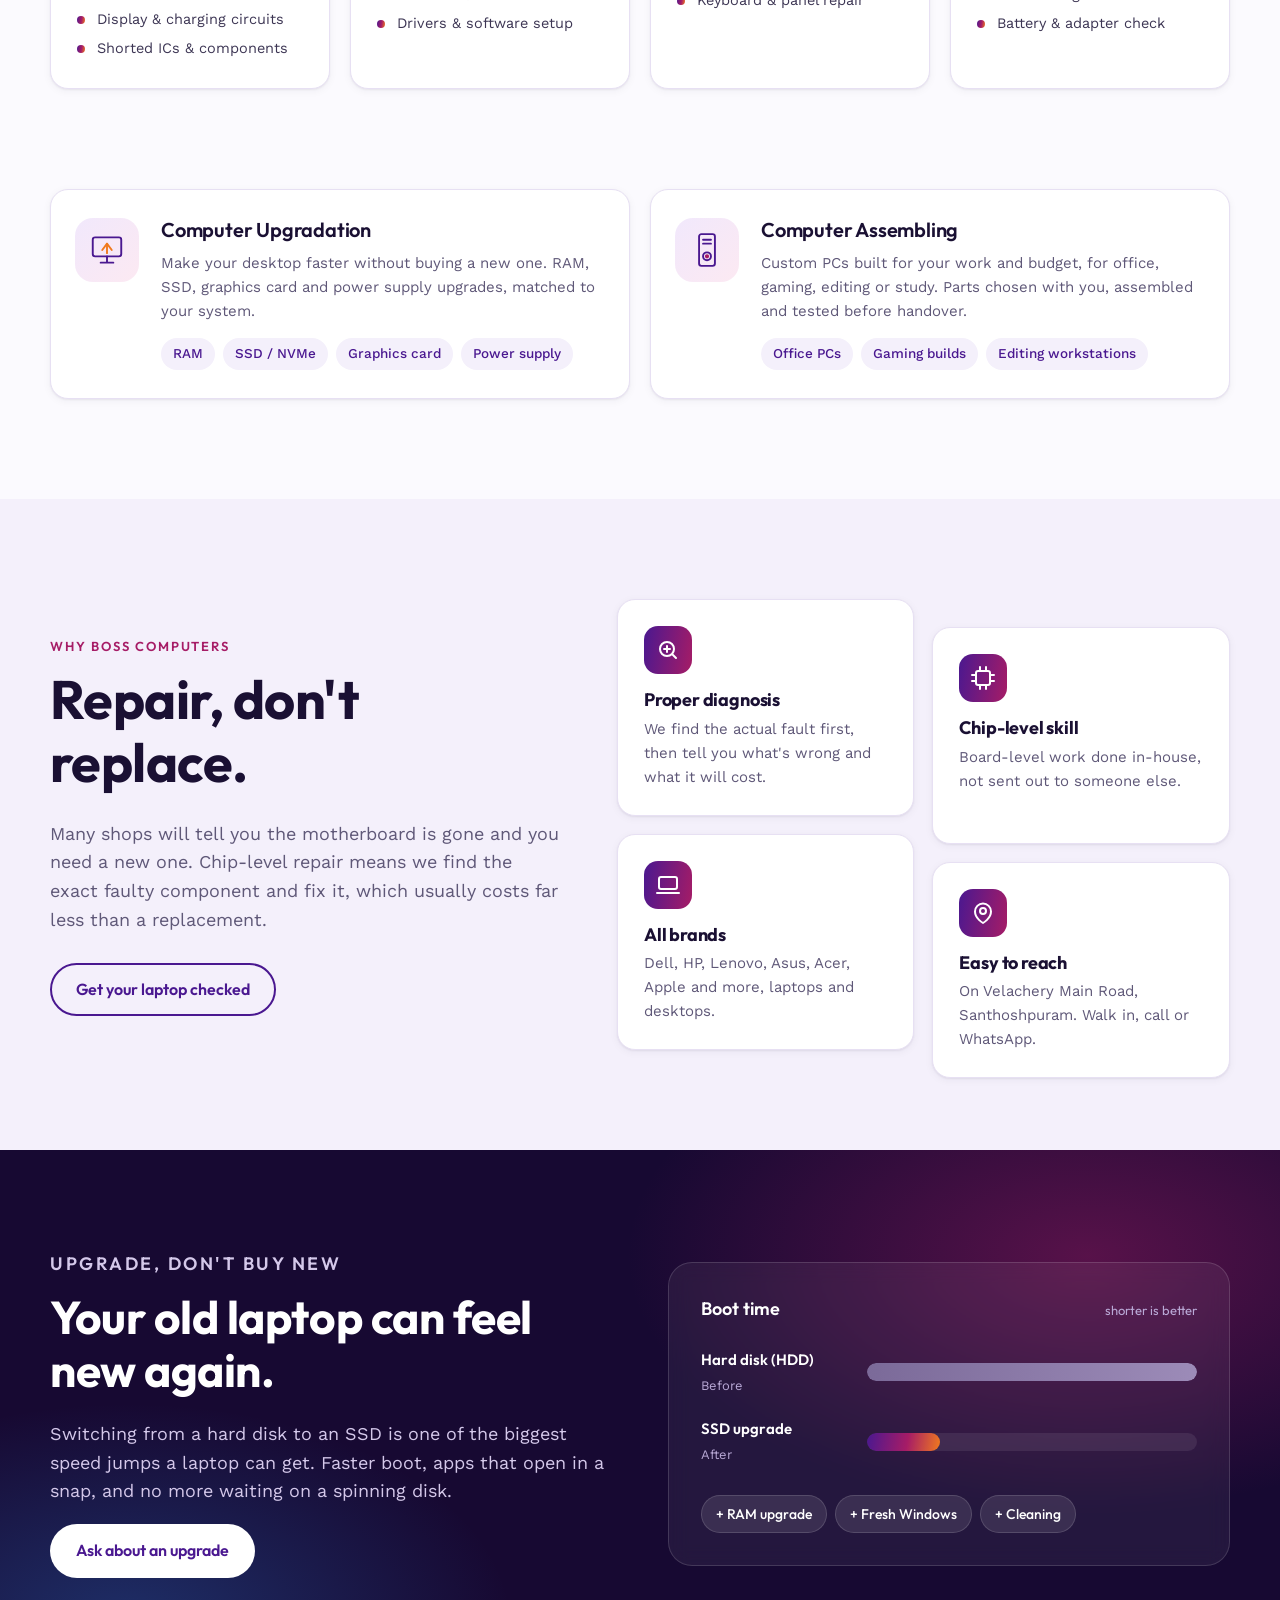
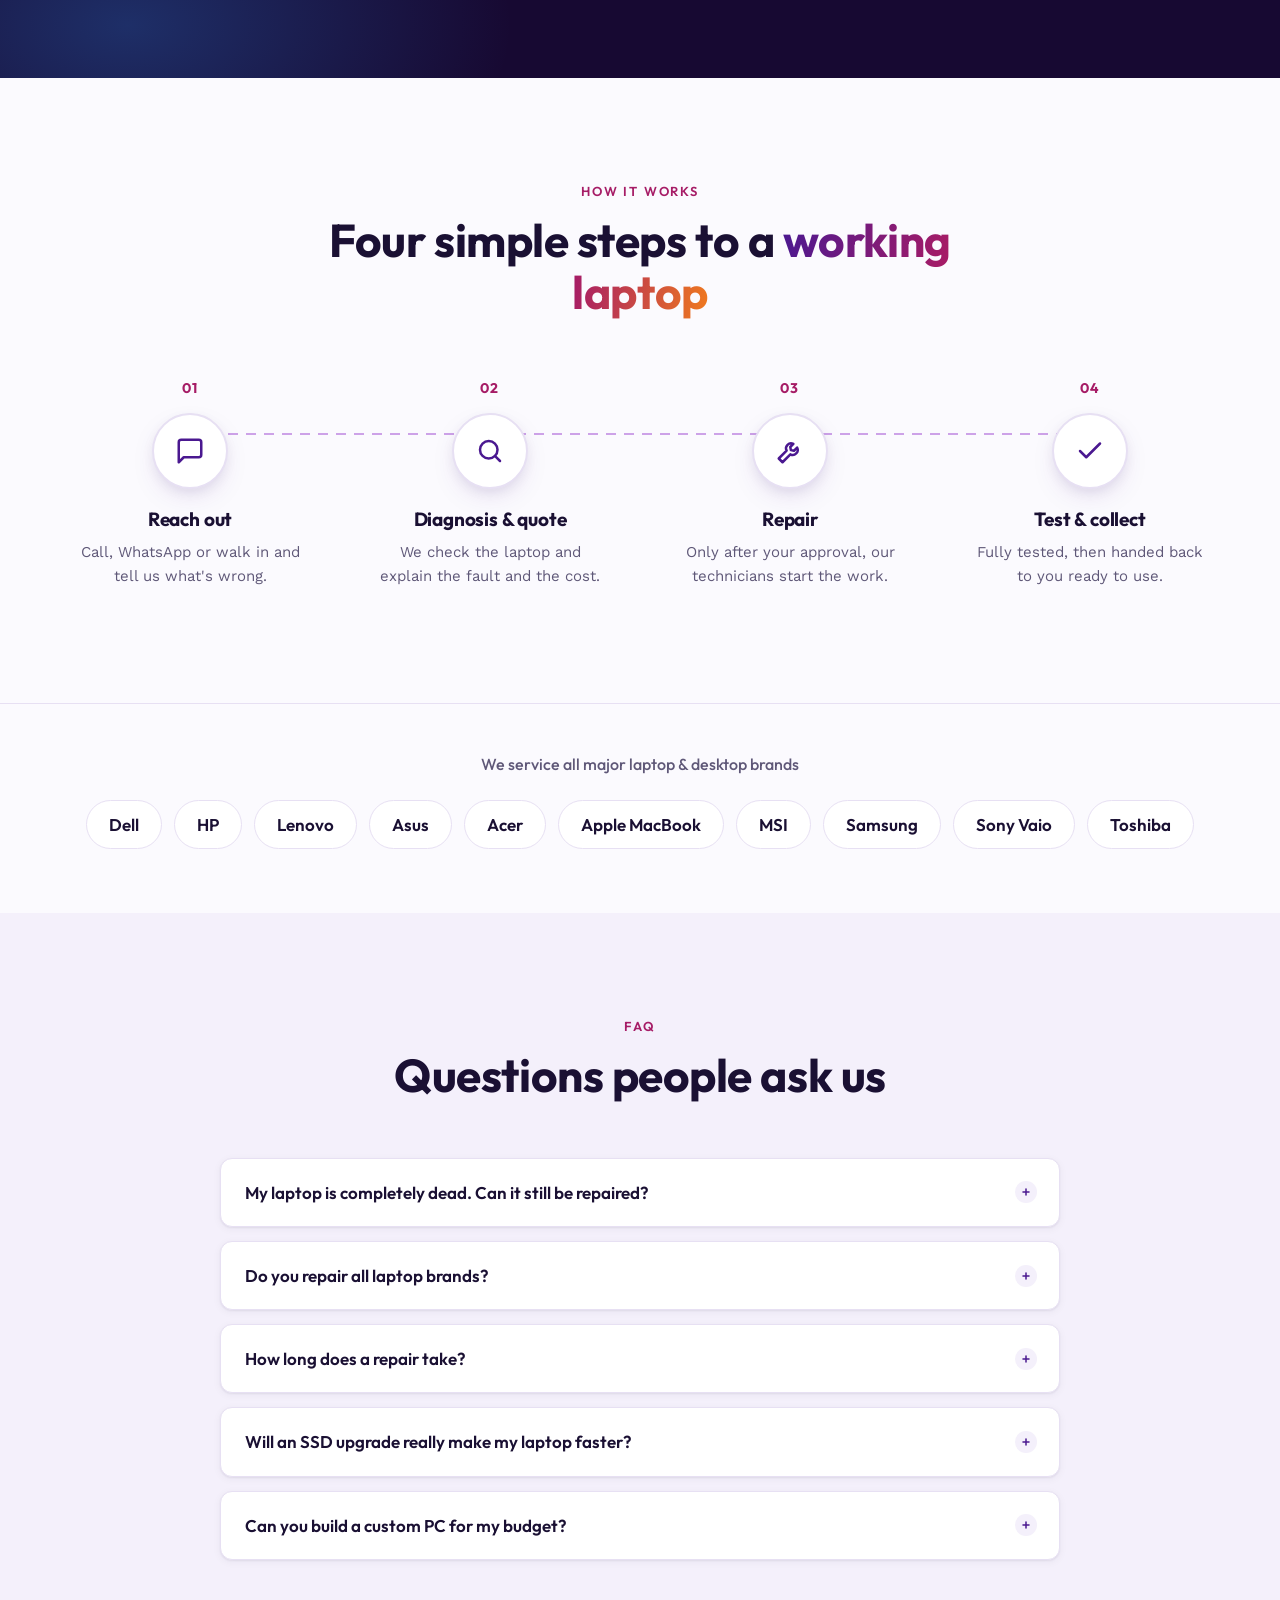
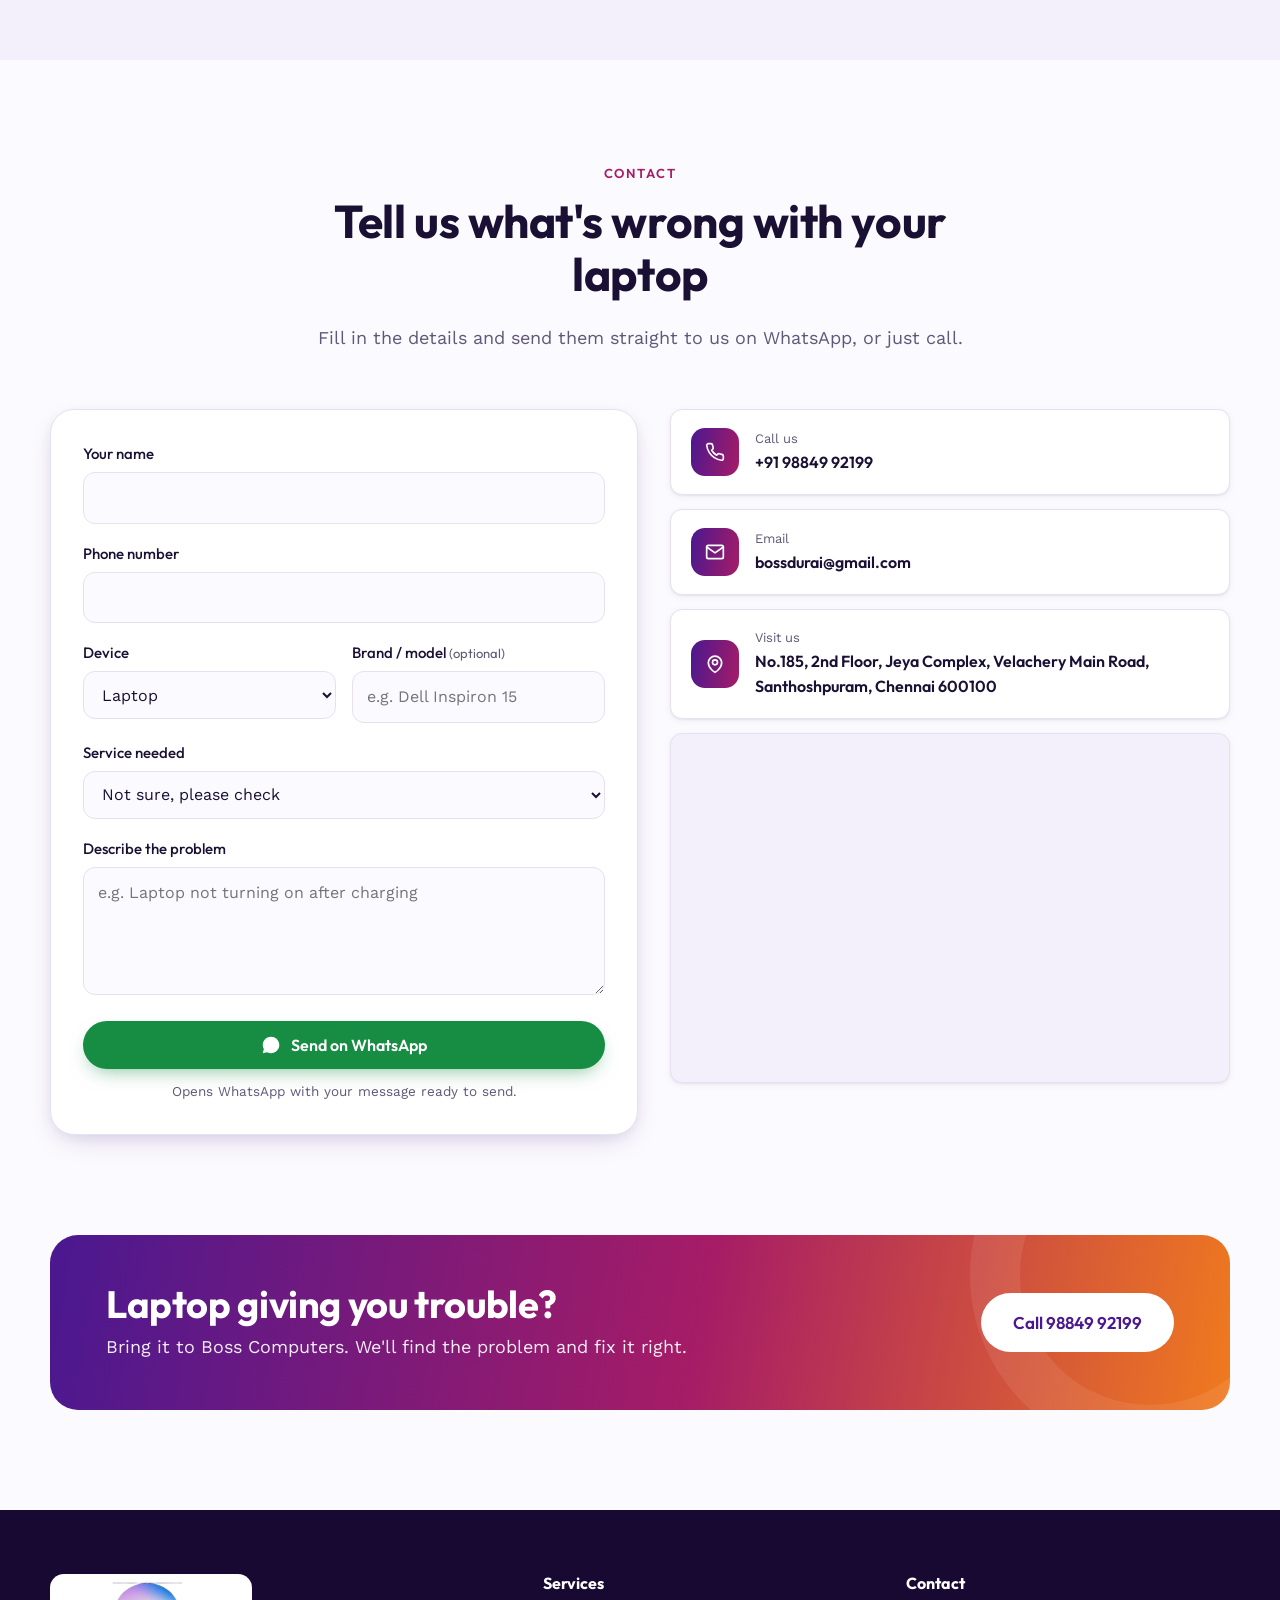
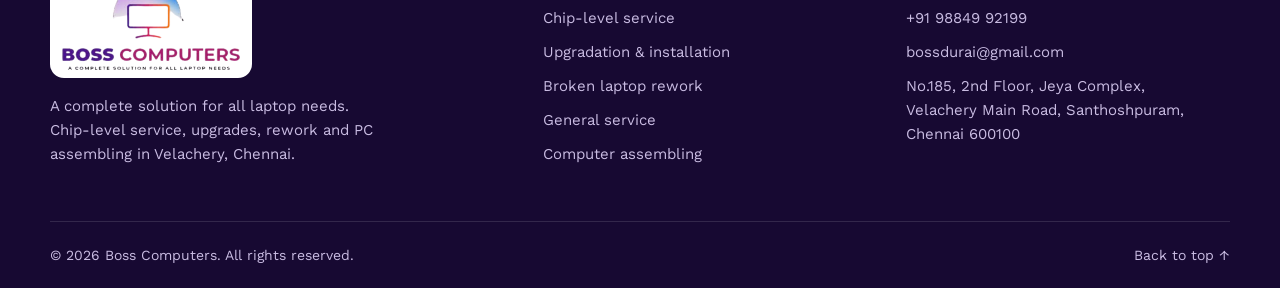
<file: v1-light-design/index.html>
<!doctype html>
<html lang="en" class="no-js">
<head>
  <meta charset="utf-8">
  <meta name="viewport" content="width=device-width, initial-scale=1">
  <title>Boss Computers | Laptop Chip-Level Service & Repair in Velachery, Chennai</title>
  <meta name="description" content="Boss Computers, Velachery, Chennai: chip-level laptop repair, broken laptop rework, SSD & RAM upgrades, OS installation, general service and custom PC assembling. Call 98849 92199.">
  <meta name="keywords" content="laptop service center Velachery, laptop repair Chennai, chip level laptop service, motherboard repair Chennai, laptop upgrade SSD RAM, PC assembling Chennai, Boss Computers">
  <meta name="theme-color" content="#4A1890">

  <meta property="og:type" content="website">
  <meta property="og:title" content="Boss Computers | A Complete Solution for All Laptop Needs">
  <meta property="og:description" content="Chip-level laptop repair, upgrades, broken laptop rework and PC assembling in Velachery, Chennai.">
  <meta property="og:image" content="assets/img/logo-full.png">

  <link rel="icon" type="image/png" href="assets/img/favicon.png">
  <link rel="apple-touch-icon" href="assets/img/apple-touch-icon.png">

  <link rel="preconnect" href="https://fonts.googleapis.com">
  <link rel="preconnect" href="https://fonts.gstatic.com" crossorigin>
  <link href="https://fonts.googleapis.com/css2?family=Montserrat:wght@800&family=Outfit:wght@400;500;600;700;800&family=Work+Sans:wght@400;500;600&display=swap" rel="stylesheet">
  <link rel="stylesheet" href="css/style.css">

  <script type="application/ld+json">
  {
    "@context": "https://schema.org",
    "@type": "LocalBusiness",
    "additionalType": "https://schema.org/ComputerStore",
    "name": "Boss Computers",
    "slogan": "A complete solution for all laptop needs",
    "image": "assets/img/logo-full.png",
    "telephone": "+91-9884992199",
    "email": "bossdurai@gmail.com",
    "address": {
      "@type": "PostalAddress",
      "streetAddress": "No.185, 2nd Floor, Jeya Complex, Velachery Main Road, Santhoshpuram",
      "addressLocality": "Chennai",
      "addressRegion": "Tamil Nadu",
      "postalCode": "600100",
      "addressCountry": "IN"
    },
    "areaServed": ["Velachery", "Santhoshpuram", "Medavakkam", "Pallikaranai", "Tambaram", "Chennai"],
    "makesOffer": [
      {"@type": "Offer", "itemOffered": {"@type": "Service", "name": "Laptop chip-level service"}},
      {"@type": "Offer", "itemOffered": {"@type": "Service", "name": "Laptop upgradation & installation"}},
      {"@type": "Offer", "itemOffered": {"@type": "Service", "name": "Broken laptop rework"}},
      {"@type": "Offer", "itemOffered": {"@type": "Service", "name": "Laptop general service"}},
      {"@type": "Offer", "itemOffered": {"@type": "Service", "name": "Computer upgradation"}},
      {"@type": "Offer", "itemOffered": {"@type": "Service", "name": "Computer assembling"}}
    ]
  }
  </script>
</head>
<body>
  <a class="skip-link" href="#main">Skip to content</a>

  <!-- ============ HEADER ============ -->
  <header class="site-header" id="top">
    <div class="container header-inner">
      <a href="#top" class="brand" aria-label="Boss Computers home">
        <img src="assets/img/icon-512.png" alt="" width="512" height="512" class="brand-mark">
        <span class="brand-word"><span class="bw-1">BOSS</span> <span class="bw-2">COMPUTERS</span><small>A complete solution for all laptop needs</small></span>
      </a>
      <nav class="main-nav" id="main-nav" aria-label="Main">
        <a href="#services">Services</a>
        <a href="#why">Why Us</a>
        <a href="#process">How It Works</a>
        <a href="#faq">FAQ</a>
        <a href="#contact">Contact</a>
      </nav>
      <div class="header-cta">
        <a href="tel:+919884992199" class="btn btn-primary btn-sm">
          <svg class="ico" viewBox="0 0 24 24" aria-hidden="true"><path d="M22 16.9v3a2 2 0 0 1-2.2 2 19.8 19.8 0 0 1-8.6-3.1 19.5 19.5 0 0 1-6-6A19.8 19.8 0 0 1 2.1 4.2 2 2 0 0 1 4.1 2h3a2 2 0 0 1 2 1.7c.1 1 .4 1.9.7 2.8a2 2 0 0 1-.5 2.1L8 9.9a16 16 0 0 0 6 6l1.3-1.3a2 2 0 0 1 2.1-.4c.9.3 1.8.6 2.8.7a2 2 0 0 1 1.7 2z"/></svg>
          <span>98849 92199</span>
        </a>
        <button class="nav-toggle" aria-expanded="false" aria-controls="main-nav" aria-label="Open menu">
          <span></span><span></span><span></span>
        </button>
      </div>
    </div>
  </header>

  <main id="main">

    <!-- ============ HERO ============ -->
    <section class="hero">
      <div class="hero-bg" aria-hidden="true">
        <div class="blob blob-1"></div>
        <div class="blob blob-2"></div>
        <div class="blob blob-3"></div>
        <div class="grid-overlay"></div>
      </div>

      <div class="container hero-inner">
        <div class="hero-copy">
          <p class="eyebrow reveal"><span class="dot"></span> <span class="eb-long">Laptop &amp; Computer </span>Service Center · Velachery, Chennai</p>
          <h1 class="reveal">Dead laptop? <span class="grad-text">We bring it back to life.</span></h1>
          <p class="lead reveal">Chip-level motherboard repair, broken laptop rework, SSD &amp; RAM upgrades and custom PC builds, done in-house by technicians who fix the fault instead of just swapping parts.</p>
          <div class="hero-actions reveal">
            <a href="tel:+919884992199" class="btn btn-primary btn-lg">
              <svg class="ico" viewBox="0 0 24 24" aria-hidden="true"><path d="M22 16.9v3a2 2 0 0 1-2.2 2 19.8 19.8 0 0 1-8.6-3.1 19.5 19.5 0 0 1-6-6A19.8 19.8 0 0 1 2.1 4.2 2 2 0 0 1 4.1 2h3a2 2 0 0 1 2 1.7c.1 1 .4 1.9.7 2.8a2 2 0 0 1-.5 2.1L8 9.9a16 16 0 0 0 6 6l1.3-1.3a2 2 0 0 1 2.1-.4c.9.3 1.8.6 2.8.7a2 2 0 0 1 1.7 2z"/></svg>
              Call Now
            </a>
            <a href="https://wa.me/919884992199?text=Hi%20Boss%20Computers%2C%20I%20need%20help%20with%20my%20laptop." class="btn btn-whatsapp btn-lg" target="_blank" rel="noopener">
              <svg class="ico ico-fill" viewBox="0 0 24 24" aria-hidden="true"><path d="M12.04 2C6.58 2 2.13 6.45 2.13 11.91c0 1.75.46 3.45 1.32 4.95L2.05 22l5.25-1.38a9.9 9.9 0 0 0 4.74 1.21c5.46 0 9.91-4.45 9.91-9.91S17.5 2 12.04 2zm5.8 14.08c-.24.68-1.42 1.3-1.95 1.35-.5.05-.97.23-3.27-.68-2.77-1.09-4.52-3.92-4.66-4.1-.13-.18-1.11-1.48-1.11-2.82s.7-2 .95-2.27c.25-.27.54-.34.72-.34l.52.01c.17 0 .39-.06.61.47.24.55.79 1.9.86 2.04.07.14.11.3.02.48-.09.18-.14.3-.27.46-.14.16-.29.36-.41.48-.14.14-.28.29-.12.56.16.27.71 1.17 1.52 1.9 1.05.93 1.93 1.22 2.2 1.36.27.14.43.11.59-.07.16-.18.68-.79.86-1.07.18-.27.36-.23.61-.14.25.09 1.59.75 1.86.89.27.14.45.2.52.32.07.11.07.66-.17 1.33z"/></svg>
              WhatsApp Us
            </a>
          </div>
          <ul class="hero-points reveal" role="list">
            <li><svg class="ico" viewBox="0 0 24 24" aria-hidden="true"><path d="M20 6 9 17l-5-5"/></svg>All laptop brands</li>
            <li><svg class="ico" viewBox="0 0 24 24" aria-hidden="true"><path d="M20 6 9 17l-5-5"/></svg>Chip-level experts</li>
            <li><svg class="ico" viewBox="0 0 24 24" aria-hidden="true"><path d="M20 6 9 17l-5-5"/></svg>Walk in or WhatsApp</li>
          </ul>
        </div>

        <!-- Hero illustration -->
        <div class="hero-visual reveal" aria-hidden="true">
          <svg class="laptop-art" viewBox="0 0 560 460" xmlns="http://www.w3.org/2000/svg">
            <defs>
              <linearGradient id="g-brand" x1="0" y1="0" x2="1" y2="0">
                <stop offset="0" stop-color="#4A1890"/>
                <stop offset=".55" stop-color="#A61C66"/>
                <stop offset="1" stop-color="#F07A1E"/>
              </linearGradient>
              <linearGradient id="g-screen" x1="0" y1="0" x2="1" y2="1">
                <stop offset="0" stop-color="#1B0B3A"/>
                <stop offset="1" stop-color="#2A0F4F"/>
              </linearGradient>
              <linearGradient id="g-arc" x1="0" y1="0" x2="1" y2="0">
                <stop offset="0" stop-color="#CDA2E8"/>
                <stop offset="1" stop-color="#2E86E4"/>
              </linearGradient>
              <linearGradient id="g-body" x1="0" y1="0" x2="0" y2="1">
                <stop offset="0" stop-color="#ECE6F5"/>
                <stop offset="1" stop-color="#CFC4E2"/>
              </linearGradient>
            </defs>

            <!-- circuit traces -->
            <g class="traces" fill="none" stroke="url(#g-brand)" stroke-width="2" stroke-linecap="round" opacity=".55">
              <path d="M20 120 H90 V60 H170"/>
              <path d="M540 90 H470 V40 H400"/>
              <path d="M10 330 H70 V380 H130"/>
              <path d="M550 300 H490 V360 H430"/>
              <circle cx="170" cy="60" r="5"/><circle cx="400" cy="40" r="5"/>
              <circle cx="130" cy="380" r="5"/><circle cx="430" cy="360" r="5"/>
            </g>

            <!-- glow arc (from logo) -->
            <path d="M110 250 A170 170 0 0 1 450 250" fill="none" stroke="url(#g-arc)" stroke-width="10" stroke-linecap="round" opacity=".35"/>

            <!-- screen -->
            <rect x="120" y="90" width="320" height="210" rx="14" fill="url(#g-brand)"/>
            <rect x="128" y="98" width="304" height="194" rx="9" fill="url(#g-screen)"/>

            <!-- screen UI: diagnostic -->
            <g font-family="Outfit, sans-serif">
              <text x="148" y="128" fill="#CDA2E8" font-size="12" font-weight="600" letter-spacing="1.5">SYSTEM DIAGNOSTIC</text>
              <g class="diag-row" style="--d:0s">
                <circle cx="154" cy="152" r="7" fill="#2BD37A"/>
                <path d="M150.5 152 l2.5 2.5 l4.5 -5" stroke="#0B2A17" stroke-width="2" fill="none" stroke-linecap="round"/>
                <text x="170" y="156" fill="#fff" font-size="13">Motherboard</text>
                <text x="404" y="156" fill="#2BD37A" font-size="12" text-anchor="end">OK</text>
              </g>
              <g class="diag-row" style="--d:.6s">
                <circle cx="154" cy="178" r="7" fill="#2BD37A"/>
                <path d="M150.5 178 l2.5 2.5 l4.5 -5" stroke="#0B2A17" stroke-width="2" fill="none" stroke-linecap="round"/>
                <text x="170" y="182" fill="#fff" font-size="13">Memory (RAM)</text>
                <text x="404" y="182" fill="#2BD37A" font-size="12" text-anchor="end">OK</text>
              </g>
              <g class="diag-row" style="--d:1.2s">
                <circle cx="154" cy="204" r="7" fill="#2BD37A"/>
                <path d="M150.5 204 l2.5 2.5 l4.5 -5" stroke="#0B2A17" stroke-width="2" fill="none" stroke-linecap="round"/>
                <text x="170" y="208" fill="#fff" font-size="13">Storage (SSD)</text>
                <text x="404" y="208" fill="#2BD37A" font-size="12" text-anchor="end">OK</text>
              </g>
              <g class="diag-row" style="--d:1.8s">
                <circle cx="154" cy="230" r="7" fill="#F07A1E"/>
                <text x="151" y="234" fill="#2A0F00" font-size="11" font-weight="700">!</text>
                <text x="170" y="234" fill="#fff" font-size="13">Thermal / Fan</text>
                <text x="404" y="234" fill="#F7A25C" font-size="12" text-anchor="end">CLEANING</text>
              </g>
              <rect x="148" y="254" width="264" height="8" rx="4" fill="#3A1D66"/>
              <rect class="diag-bar" x="148" y="254" width="264" height="8" rx="4" fill="url(#g-brand)"/>
              <text x="148" y="280" fill="#B9A9D6" font-size="11">Repair in progress…</text>
            </g>

            <!-- base -->
            <path d="M70 306 H490 L470 336 Q466 342 458 342 H102 Q94 342 90 336 Z" fill="url(#g-body)"/>
            <rect x="240" y="306" width="80" height="8" rx="4" fill="#B3A6CC"/>

            <!-- chip floating -->
            <g class="float-a">
              <rect x="430" y="150" width="78" height="78" rx="14" fill="#fff" stroke="#ECE6F5" stroke-width="2"/>
              <rect x="449" y="169" width="40" height="40" rx="6" fill="url(#g-brand)"/>
              <g stroke="#4A1890" stroke-width="3" stroke-linecap="round">
                <path d="M457 160v9M469 160v9M481 160v9M457 209v9M469 209v9M481 209v9M440 177h9M440 189h9M440 201h9M489 177h9M489 189h9M489 201h9"/>
              </g>
            </g>
            <!-- RAM stick floating -->
            <g class="float-b">
              <rect x="40" y="186" width="104" height="44" rx="10" fill="#fff" stroke="#ECE6F5" stroke-width="2"/>
              <rect x="52" y="198" width="80" height="16" rx="3" fill="#2E86E4"/>
              <g fill="#fff"><rect x="58" y="202" width="10" height="8" rx="1"/><rect x="74" y="202" width="10" height="8" rx="1"/><rect x="90" y="202" width="10" height="8" rx="1"/><rect x="106" y="202" width="10" height="8" rx="1"/></g>
              <g fill="#F2C14E"><rect x="54" y="218" width="4" height="6"/><rect x="62" y="218" width="4" height="6"/><rect x="70" y="218" width="4" height="6"/><rect x="78" y="218" width="4" height="6"/><rect x="94" y="218" width="4" height="6"/><rect x="102" y="218" width="4" height="6"/><rect x="110" y="218" width="4" height="6"/><rect x="118" y="218" width="4" height="6"/><rect x="126" y="218" width="4" height="6"/></g>
            </g>
            <!-- wrench floating -->
            <g class="float-c">
              <circle cx="400" cy="390" r="34" fill="#fff" stroke="#ECE6F5" stroke-width="2"/>
              <path d="M410 376a10 10 0 0 0-13 12l-12 12a3.5 3.5 0 0 0 5 5l12-12a10 10 0 0 0 12-13l-6 6-5-1-1-5z" fill="none" stroke="#A61C66" stroke-width="3" stroke-linejoin="round"/>
            </g>
          </svg>

          <div class="float-card card-1">
            <span class="fc-ico"><svg class="ico" viewBox="0 0 24 24"><rect x="5" y="5" width="14" height="14" rx="2"/><path d="M9 1v4M15 1v4M9 19v4M15 19v4M1 9h4M1 15h4M19 9h4M19 15h4"/></svg></span>
            <span><strong>Chip-level</strong><small>Motherboard repair</small></span>
          </div>
          <div class="float-card card-2">
            <span class="fc-ico fc-blue"><svg class="ico" viewBox="0 0 24 24"><path d="M13 2 3 14h9l-1 8 10-12h-9z"/></svg></span>
            <span><strong>SSD upgrade</strong><small>Old laptop, new speed</small></span>
          </div>
        </div>
      </div>
    </section>

    <!-- ============ PROBLEM MARQUEE ============ -->
    <section class="marquee" aria-label="Common laptop problems we fix">
      <div class="marquee-track">
        <ul role="list">
          <li>Not turning on</li><li>No display</li><li>Charging issue</li><li>Slow performance</li><li>Broken hinge</li><li>Cracked body</li><li>Overheating</li><li>Keyboard not working</li><li>Liquid damage</li><li>Windows not booting</li>
        </ul>
        <ul role="list" aria-hidden="true">
          <li>Not turning on</li><li>No display</li><li>Charging issue</li><li>Slow performance</li><li>Broken hinge</li><li>Cracked body</li><li>Overheating</li><li>Keyboard not working</li><li>Liquid damage</li><li>Windows not booting</li>
        </ul>
      </div>
    </section>

    <!-- ============ SERVICES ============ -->
    <section class="section" id="services">
      <div class="container">
        <div class="section-head reveal">
          <p class="kicker">Our Services</p>
          <h2>A complete solution for <span class="grad-text">all laptop needs</span></h2>
          <p class="section-sub">From a quick clean-up to bringing a dead motherboard back, plus desktop upgrades and custom builds.</p>
        </div>

        <div class="svc-group">
          <h3 class="svc-group-title reveal">
            <svg class="ico" viewBox="0 0 24 24" aria-hidden="true"><rect x="3" y="4" width="18" height="12" rx="2"/><path d="M1 20h22"/></svg>
            Laptop Services
          </h3>
          <div class="svc-grid">
            <article class="svc-card reveal">
              <div class="svc-ico"><svg viewBox="0 0 48 48" aria-hidden="true"><rect x="12" y="12" width="24" height="24" rx="4"/><rect x="19" y="19" width="10" height="10" rx="2" class="fill"/><path d="M18 6v6M24 6v6M30 6v6M18 36v6M24 36v6M30 36v6M6 18h6M6 24h6M6 30h6M36 18h6M36 24h6M36 30h6"/></svg></div>
              <span class="svc-tag">Specialist</span>
              <h4>Chip-Level Service</h4>
              <p>Component-level motherboard repair for dead laptops, no power, no display and charging faults. Fixing the board instead of replacing it saves you money.</p>
              <ul role="list"><li>No power / dead board</li><li>Display &amp; charging circuits</li><li>Shorted ICs &amp; components</li></ul>
            </article>

            <article class="svc-card reveal">
              <div class="svc-ico"><svg viewBox="0 0 48 48" aria-hidden="true"><rect x="6" y="14" width="36" height="16" rx="3"/><path d="M12 30v6M18 30v6M24 30v6M30 30v6M36 30v6"/><rect x="11" y="19" width="6" height="6" rx="1" class="fill"/><rect x="21" y="19" width="6" height="6" rx="1" class="fill"/><rect x="31" y="19" width="6" height="6" rx="1" class="fill"/><path d="M24 4v6M20 8l4-4 4 4"/></svg></div>
              <h4>Upgradation &amp; Installation</h4>
              <p>Give your laptop a second life. SSD and RAM upgrades, Windows installation, drivers and software set up properly.</p>
              <ul role="list"><li>SSD &amp; RAM upgrades</li><li>Windows / OS installation</li><li>Drivers &amp; software setup</li></ul>
            </article>

            <article class="svc-card reveal">
              <div class="svc-ico"><svg viewBox="0 0 48 48" aria-hidden="true"><path d="M8 10h32v22H8z"/><path d="M4 38h40"/><path d="M20 10l4 8-5 5 6 9" class="accent"/><path d="M34 26l6 6M38 24a4 4 0 0 1-5 5"/></svg></div>
              <h4>Broken Laptop Rework</h4>
              <p>Dropped, cracked or damaged? We rework broken bodies, hinges and panels and replace screens and keyboards.</p>
              <ul role="list"><li>Body &amp; hinge rework</li><li>Screen replacement</li><li>Keyboard &amp; panel repair</li></ul>
            </article>

            <article class="svc-card reveal">
              <div class="svc-ico"><svg viewBox="0 0 48 48" aria-hidden="true"><circle cx="24" cy="24" r="16"/><circle cx="24" cy="24" r="3" class="fill"/><path d="M24 21c0-6 3-9 7-9-1 4-3 7-7 9zM27 24c6 0 9 3 9 7-4-1-7-3-9-7zM24 27c0 6-3 9-7 9 1-4 3-7 7-9zM21 24c-6 0-9-3-9-7 4 1 7 3 9 7z"/></svg></div>
              <h4>General Service</h4>
              <p>Routine care that keeps your laptop cool and quick: internal cleaning, fan service, thermal paste and a full health check.</p>
              <ul role="list"><li>Cleaning &amp; fan service</li><li>Thermal paste for overheating</li><li>Battery &amp; adapter check</li></ul>
            </article>
          </div>
        </div>

        <div class="svc-group">
          <h3 class="svc-group-title reveal">
            <svg class="ico" viewBox="0 0 24 24" aria-hidden="true"><rect x="2" y="3" width="20" height="13" rx="2"/><path d="M8 21h8M12 16v5"/></svg>
            Computer Services
          </h3>
          <div class="svc-grid svc-grid-2">
            <article class="svc-card svc-wide reveal">
              <div class="svc-ico"><svg viewBox="0 0 48 48" aria-hidden="true"><rect x="6" y="8" width="36" height="24" rx="3"/><path d="M16 40h16M24 32v8"/><path d="M18 24l6-8 6 8" class="accent"/><path d="M24 16v12" class="accent"/></svg></div>
              <div>
                <h4>Computer Upgradation</h4>
                <p>Make your desktop faster without buying a new one. RAM, SSD, graphics card and power supply upgrades, matched to your system.</p>
                <ul role="list" class="inline-list"><li>RAM</li><li>SSD / NVMe</li><li>Graphics card</li><li>Power supply</li></ul>
              </div>
            </article>
            <article class="svc-card svc-wide reveal">
              <div class="svc-ico"><svg viewBox="0 0 48 48" aria-hidden="true"><rect x="14" y="4" width="20" height="40" rx="3"/><circle cx="24" cy="32" r="5"/><circle cx="24" cy="32" r="1.5" class="fill"/><path d="M19 11h10M19 16h10"/></svg></div>
              <div>
                <h4>Computer Assembling</h4>
                <p>Custom PCs built for your work and budget, for office, gaming, editing or study. Parts chosen with you, assembled and tested before handover.</p>
                <ul role="list" class="inline-list"><li>Office PCs</li><li>Gaming builds</li><li>Editing workstations</li></ul>
              </div>
            </article>
          </div>
        </div>
      </div>
    </section>

    <!-- ============ WHY US ============ -->
    <section class="section section-tint" id="why">
      <div class="container why-grid">
        <div class="why-copy reveal">
          <p class="kicker">Why Boss Computers</p>
          <h2>Repair, don't replace.</h2>
          <p class="section-sub">Many shops will tell you the motherboard is gone and you need a new one. Chip-level repair means we find the exact faulty component and fix it, which usually costs far less than a replacement.</p>
          <a href="#contact" class="btn btn-outline">Get your laptop checked</a>
        </div>
        <div class="why-cards">
          <div class="why-card reveal">
            <div class="why-ico"><svg class="ico" viewBox="0 0 24 24" aria-hidden="true"><circle cx="11" cy="11" r="7"/><path d="m20 20-3.5-3.5M11 8v6M8 11h6"/></svg></div>
            <h4>Proper diagnosis</h4>
            <p>We find the actual fault first, then tell you what's wrong and what it will cost.</p>
          </div>
          <div class="why-card reveal">
            <div class="why-ico"><svg class="ico" viewBox="0 0 24 24" aria-hidden="true"><rect x="5" y="5" width="14" height="14" rx="2"/><path d="M9 1v4M15 1v4M9 19v4M15 19v4M1 9h4M1 15h4M19 9h4M19 15h4"/></svg></div>
            <h4>Chip-level skill</h4>
            <p>Board-level work done in-house, not sent out to someone else.</p>
          </div>
          <div class="why-card reveal">
            <div class="why-ico"><svg class="ico" viewBox="0 0 24 24" aria-hidden="true"><rect x="3" y="4" width="18" height="12" rx="2"/><path d="M1 20h22"/></svg></div>
            <h4>All brands</h4>
            <p>Dell, HP, Lenovo, Asus, Acer, Apple and more, laptops and desktops.</p>
          </div>
          <div class="why-card reveal">
            <div class="why-ico"><svg class="ico" viewBox="0 0 24 24" aria-hidden="true"><path d="M12 22s8-4.5 8-11.5A8 8 0 0 0 4 10.5C4 17.5 12 22 12 22z"/><circle cx="12" cy="10" r="3"/></svg></div>
            <h4>Easy to reach</h4>
            <p>On Velachery Main Road, Santhoshpuram. Walk in, call or WhatsApp.</p>
          </div>
        </div>
      </div>
    </section>

    <!-- ============ UPGRADE SHOWCASE ============ -->
    <section class="section upgrade" aria-labelledby="upgrade-title">
      <div class="container upgrade-grid">
        <div class="upgrade-copy reveal">
          <p class="kicker kicker-light">Upgrade, don't buy new</p>
          <h2 id="upgrade-title">Your old laptop can feel new again.</h2>
          <p>Switching from a hard disk to an SSD is one of the biggest speed jumps a laptop can get. Faster boot, apps that open in a snap, and no more waiting on a spinning disk.</p>
          <a href="https://wa.me/919884992199?text=Hi%2C%20I%20want%20to%20upgrade%20my%20laptop%20(SSD%2FRAM).%20My%20laptop%20model%20is%3A%20" class="btn btn-light" target="_blank" rel="noopener">Ask about an upgrade</a>
        </div>
        <div class="speed-card reveal" role="img" aria-label="Illustration: an SSD boots much faster than a hard disk">
          <div class="speed-head">
            <span>Boot time</span>
            <span class="speed-legend">shorter is better</span>
          </div>
          <div class="speed-row">
            <div class="speed-label"><strong>Hard disk (HDD)</strong><small>Before</small></div>
            <div class="speed-track"><div class="speed-bar bar-hdd"></div></div>
          </div>
          <div class="speed-row">
            <div class="speed-label"><strong>SSD upgrade</strong><small>After</small></div>
            <div class="speed-track"><div class="speed-bar bar-ssd"></div></div>
          </div>
          <div class="speed-chips">
            <span>+ RAM upgrade</span><span>+ Fresh Windows</span><span>+ Cleaning</span>
          </div>
        </div>
      </div>
    </section>

    <!-- ============ PROCESS ============ -->
    <section class="section" id="process">
      <div class="container">
        <div class="section-head reveal">
          <p class="kicker">How It Works</p>
          <h2>Four simple steps to a <span class="grad-text">working laptop</span></h2>
        </div>
        <ol class="steps" role="list">
          <li class="step reveal">
            <span class="step-num">01</span>
            <div class="step-ico"><svg class="ico" viewBox="0 0 24 24" aria-hidden="true"><path d="M21 15a2 2 0 0 1-2 2H7l-4 4V5a2 2 0 0 1 2-2h14a2 2 0 0 1 2 2z"/></svg></div>
            <h4>Reach out</h4>
            <p>Call, WhatsApp or walk in and tell us what's wrong.</p>
          </li>
          <li class="step reveal">
            <span class="step-num">02</span>
            <div class="step-ico"><svg class="ico" viewBox="0 0 24 24" aria-hidden="true"><circle cx="11" cy="11" r="7"/><path d="m20 20-3.5-3.5"/></svg></div>
            <h4>Diagnosis &amp; quote</h4>
            <p>We check the laptop and explain the fault and the cost.</p>
          </li>
          <li class="step reveal">
            <span class="step-num">03</span>
            <div class="step-ico"><svg class="ico" viewBox="0 0 24 24" aria-hidden="true"><path d="M14.7 6.3a4 4 0 0 0-5.4 5.4L3 18l3 3 6.3-6.3a4 4 0 0 0 5.4-5.4l-2.5 2.5-2.5-.5-.5-2.5z"/></svg></div>
            <h4>Repair</h4>
            <p>Only after your approval, our technicians start the work.</p>
          </li>
          <li class="step reveal">
            <span class="step-num">04</span>
            <div class="step-ico"><svg class="ico" viewBox="0 0 24 24" aria-hidden="true"><path d="M20 6 9 17l-5-5"/></svg></div>
            <h4>Test &amp; collect</h4>
            <p>Fully tested, then handed back to you ready to use.</p>
          </li>
        </ol>
      </div>
    </section>

    <!-- ============ BRANDS ============ -->
    <section class="brands" aria-labelledby="brands-title">
      <div class="container">
        <p id="brands-title" class="brands-title">We service all major laptop &amp; desktop brands</p>
        <ul class="brand-list" role="list">
          <li>Dell</li><li>HP</li><li>Lenovo</li><li>Asus</li><li>Acer</li><li>Apple MacBook</li><li>MSI</li><li>Samsung</li><li>Sony Vaio</li><li>Toshiba</li>
        </ul>
      </div>
    </section>

    <!-- ============ FAQ ============ -->
    <section class="section section-tint" id="faq">
      <div class="container faq-wrap">
        <div class="section-head reveal">
          <p class="kicker">FAQ</p>
          <h2>Questions people ask us</h2>
        </div>
        <div class="faq-list">
          <details class="faq reveal">
            <summary>My laptop is completely dead. Can it still be repaired?</summary>
            <p>Often, yes. A dead laptop is usually caused by a faulty component on the motherboard, such as the power or charging section. With chip-level repair we trace and replace that specific part instead of the whole board.</p>
          </details>
          <details class="faq reveal">
            <summary>Do you repair all laptop brands?</summary>
            <p>Yes. We work on all major brands including Dell, HP, Lenovo, Asus, Acer, Apple and more, for both laptops and desktop computers.</p>
          </details>
          <details class="faq reveal">
            <summary>How long does a repair take?</summary>
            <p>It depends on the fault. General service and upgrades are usually quick, while chip-level repairs can take longer. We'll give you a time estimate after diagnosis.</p>
          </details>
          <details class="faq reveal">
            <summary>Will an SSD upgrade really make my laptop faster?</summary>
            <p>For laptops still running on a hard disk, an SSD is the single biggest speed improvement. Boot-up, app loading and file opening all become much quicker. Adding RAM helps further if you multitask.</p>
          </details>
          <details class="faq reveal">
            <summary>Can you build a custom PC for my budget?</summary>
            <p>Yes. Tell us what you'll use it for (office, gaming, editing or study) and your budget, and we'll suggest the right parts, assemble and test it.</p>
          </details>
        </div>
      </div>
    </section>

    <!-- ============ CONTACT ============ -->
    <section class="section" id="contact">
      <div class="container">
        <div class="section-head reveal">
          <p class="kicker">Contact</p>
          <h2>Tell us what's wrong with your laptop</h2>
          <p class="section-sub">Fill in the details and send them straight to us on WhatsApp, or just call.</p>
        </div>

        <div class="contact-grid">
          <form class="enquiry reveal" id="enquiry-form" novalidate>
            <div class="field">
              <label for="f-name">Your name</label>
              <input id="f-name" name="name" type="text" autocomplete="name" required>
              <p class="err" id="e-name" role="alert"></p>
            </div>
            <div class="field">
              <label for="f-phone">Phone number</label>
              <input id="f-phone" name="phone" type="tel" inputmode="numeric" autocomplete="tel" required>
              <p class="err" id="e-phone" role="alert"></p>
            </div>
            <div class="field-row">
              <div class="field">
                <label for="f-device">Device</label>
                <select id="f-device" name="device">
                  <option>Laptop</option>
                  <option>Desktop computer</option>
                </select>
              </div>
              <div class="field">
                <label for="f-brand">Brand / model <span class="opt">(optional)</span></label>
                <input id="f-brand" name="brand" type="text" placeholder="e.g. Dell Inspiron 15">
              </div>
            </div>
            <div class="field">
              <label for="f-service">Service needed</label>
              <select id="f-service" name="service">
                <option>Not sure, please check</option>
                <option>Chip-level / motherboard repair</option>
                <option>Upgrade (SSD / RAM)</option>
                <option>OS / software installation</option>
                <option>Broken laptop rework</option>
                <option>General service / cleaning</option>
                <option>Computer assembling</option>
              </select>
            </div>
            <div class="field">
              <label for="f-msg">Describe the problem</label>
              <textarea id="f-msg" name="message" rows="4" placeholder="e.g. Laptop not turning on after charging"></textarea>
            </div>
            <button type="submit" class="btn btn-whatsapp btn-block">
              <svg class="ico ico-fill" viewBox="0 0 24 24" aria-hidden="true"><path d="M12.04 2C6.58 2 2.13 6.45 2.13 11.91c0 1.75.46 3.45 1.32 4.95L2.05 22l5.25-1.38a9.9 9.9 0 0 0 4.74 1.21c5.46 0 9.91-4.45 9.91-9.91S17.5 2 12.04 2z"/></svg>
              Send on WhatsApp
            </button>
            <p class="form-note">Opens WhatsApp with your message ready to send.</p>
          </form>

          <div class="contact-side reveal">
            <a class="contact-card" href="tel:+919884992199">
              <span class="cc-ico"><svg class="ico" viewBox="0 0 24 24" aria-hidden="true"><path d="M22 16.9v3a2 2 0 0 1-2.2 2 19.8 19.8 0 0 1-8.6-3.1 19.5 19.5 0 0 1-6-6A19.8 19.8 0 0 1 2.1 4.2 2 2 0 0 1 4.1 2h3a2 2 0 0 1 2 1.7c.1 1 .4 1.9.7 2.8a2 2 0 0 1-.5 2.1L8 9.9a16 16 0 0 0 6 6l1.3-1.3a2 2 0 0 1 2.1-.4c.9.3 1.8.6 2.8.7a2 2 0 0 1 1.7 2z"/></svg></span>
              <span><small>Call us</small><strong>+91 98849 92199</strong></span>
            </a>
            <a class="contact-card" href="mailto:bossdurai@gmail.com">
              <span class="cc-ico"><svg class="ico" viewBox="0 0 24 24" aria-hidden="true"><rect x="2" y="4" width="20" height="16" rx="2"/><path d="m22 6-10 7L2 6"/></svg></span>
              <span><small>Email</small><strong>bossdurai@gmail.com</strong></span>
            </a>
            <a class="contact-card" href="https://www.google.com/maps/search/?api=1&amp;query=Boss+Computers+Jeya+Complex+Velachery+Main+Road+Santhoshpuram+Chennai+600100" target="_blank" rel="noopener">
              <span class="cc-ico"><svg class="ico" viewBox="0 0 24 24" aria-hidden="true"><path d="M12 22s8-4.5 8-11.5A8 8 0 0 0 4 10.5C4 17.5 12 22 12 22z"/><circle cx="12" cy="10" r="3"/></svg></span>
              <span><small>Visit us</small><strong>No.185, 2nd Floor, Jeya Complex, Velachery Main Road, Santhoshpuram, Chennai 600100</strong></span>
            </a>
            <div class="map-wrap">
              <iframe title="Boss Computers location on Google Maps" loading="lazy" referrerpolicy="no-referrer-when-downgrade"
                src="https://www.google.com/maps?q=Jeya+Complex,+Velachery+Main+Road,+Santhoshpuram,+Chennai+600100&amp;output=embed"></iframe>
            </div>
          </div>
        </div>
      </div>
    </section>

    <!-- ============ CTA BAND ============ -->
    <section class="cta-band">
      <div class="container cta-inner reveal">
        <div>
          <h2>Laptop giving you trouble?</h2>
          <p>Bring it to Boss Computers. We'll find the problem and fix it right.</p>
        </div>
        <div class="cta-actions">
          <a href="tel:+919884992199" class="btn btn-light btn-lg">Call 98849 92199</a>
        </div>
      </div>
    </section>
  </main>

  <!-- ============ FOOTER ============ -->
  <footer class="site-footer">
    <div class="container footer-grid">
      <div class="footer-brand">
        <img src="assets/img/logo.png" alt="Boss Computers – A complete solution for all laptop needs" width="640" height="317">
        <p>A complete solution for all laptop needs. Chip-level service, upgrades, rework and PC assembling in Velachery, Chennai.</p>
      </div>
      <div>
        <h5>Services</h5>
        <ul role="list">
          <li><a href="#services">Chip-level service</a></li>
          <li><a href="#services">Upgradation &amp; installation</a></li>
          <li><a href="#services">Broken laptop rework</a></li>
          <li><a href="#services">General service</a></li>
          <li><a href="#services">Computer assembling</a></li>
        </ul>
      </div>
      <div>
        <h5>Contact</h5>
        <ul role="list">
          <li><a href="tel:+919884992199">+91 98849 92199</a></li>
          <li><a href="mailto:bossdurai@gmail.com">bossdurai@gmail.com</a></li>
          <li>No.185, 2nd Floor, Jeya Complex,<br>Velachery Main Road, Santhoshpuram,<br>Chennai 600100</li>
        </ul>
      </div>
    </div>
    <div class="container footer-bottom">
      <p>© <span id="year">2026</span> Boss Computers. All rights reserved.</p>
      <a href="#top">Back to top ↑</a>
    </div>
  </footer>

  <!-- Floating WhatsApp -->
  <a class="wa-float" href="https://wa.me/919884992199?text=Hi%20Boss%20Computers%2C%20I%20need%20help%20with%20my%20laptop." target="_blank" rel="noopener" aria-label="Chat with us on WhatsApp">
    <svg viewBox="0 0 24 24" aria-hidden="true"><path d="M12.04 2C6.58 2 2.13 6.45 2.13 11.91c0 1.75.46 3.45 1.32 4.95L2.05 22l5.25-1.38a9.9 9.9 0 0 0 4.74 1.21c5.46 0 9.91-4.45 9.91-9.91S17.5 2 12.04 2zm5.8 14.08c-.24.68-1.42 1.3-1.95 1.35-.5.05-.97.23-3.27-.68-2.77-1.09-4.52-3.92-4.66-4.1-.13-.18-1.11-1.48-1.11-2.82s.7-2 .95-2.27c.25-.27.54-.34.72-.34l.52.01c.17 0 .39-.06.61.47.24.55.79 1.9.86 2.04.07.14.11.3.02.48-.09.18-.14.3-.27.46-.14.16-.29.36-.41.48-.14.14-.28.29-.12.56.16.27.71 1.17 1.52 1.9 1.05.93 1.93 1.22 2.2 1.36.27.14.43.11.59-.07.16-.18.68-.79.86-1.07.18-.27.36-.23.61-.14.25.09 1.59.75 1.86.89.27.14.45.2.52.32.07.11.07.66-.17 1.33z"/></svg>
  </a>

  <!-- Mobile action bar -->
  <div class="mobile-bar">
    <a href="tel:+919884992199">
      <svg class="ico" viewBox="0 0 24 24" aria-hidden="true"><path d="M22 16.9v3a2 2 0 0 1-2.2 2 19.8 19.8 0 0 1-8.6-3.1 19.5 19.5 0 0 1-6-6A19.8 19.8 0 0 1 2.1 4.2 2 2 0 0 1 4.1 2h3a2 2 0 0 1 2 1.7c.1 1 .4 1.9.7 2.8a2 2 0 0 1-.5 2.1L8 9.9a16 16 0 0 0 6 6l1.3-1.3a2 2 0 0 1 2.1-.4c.9.3 1.8.6 2.8.7a2 2 0 0 1 1.7 2z"/></svg>
      Call
    </a>
    <a href="https://wa.me/919884992199?text=Hi%20Boss%20Computers%2C%20I%20need%20help%20with%20my%20laptop." target="_blank" rel="noopener" class="mb-wa">
      <svg class="ico ico-fill" viewBox="0 0 24 24" aria-hidden="true"><path d="M12.04 2C6.58 2 2.13 6.45 2.13 11.91c0 1.75.46 3.45 1.32 4.95L2.05 22l5.25-1.38a9.9 9.9 0 0 0 4.74 1.21c5.46 0 9.91-4.45 9.91-9.91S17.5 2 12.04 2z"/></svg>
      WhatsApp
    </a>
  </div>

  <script src="js/main.js" defer></script>
</body>
</html>
</file>
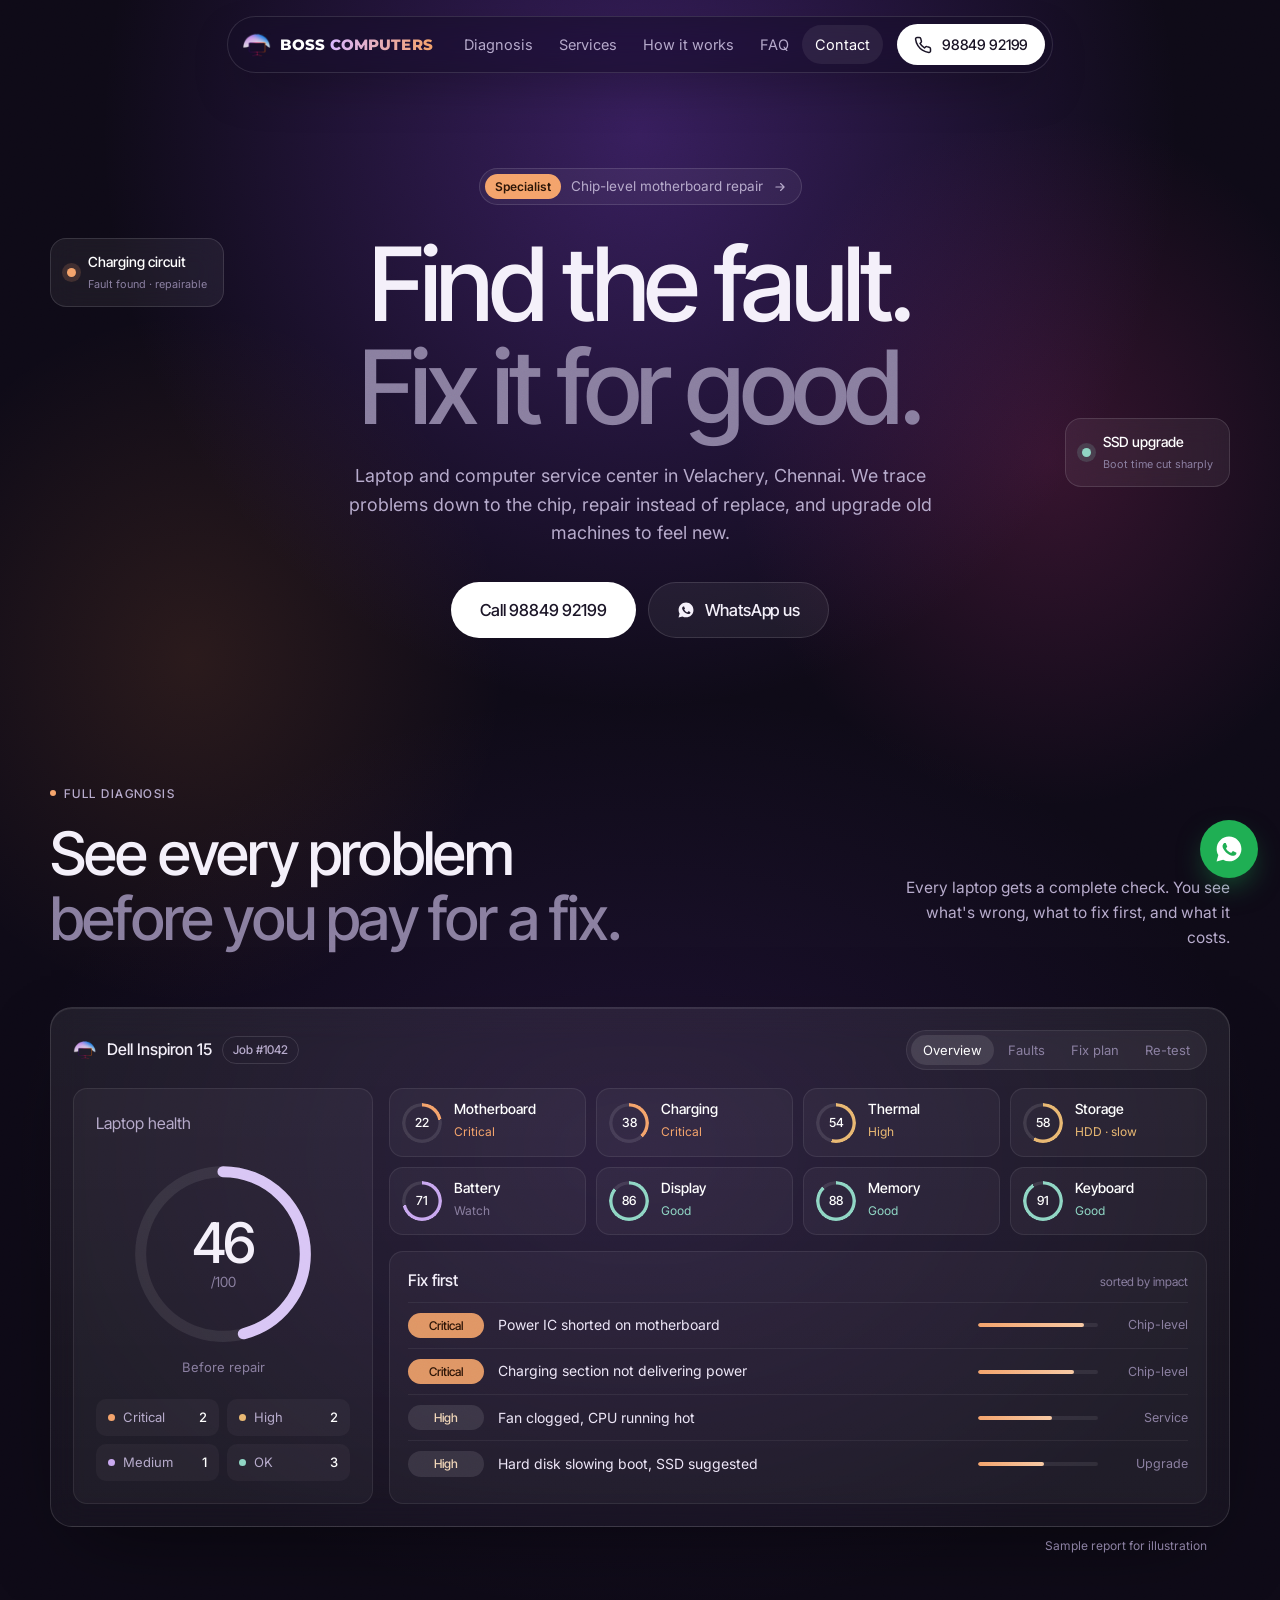
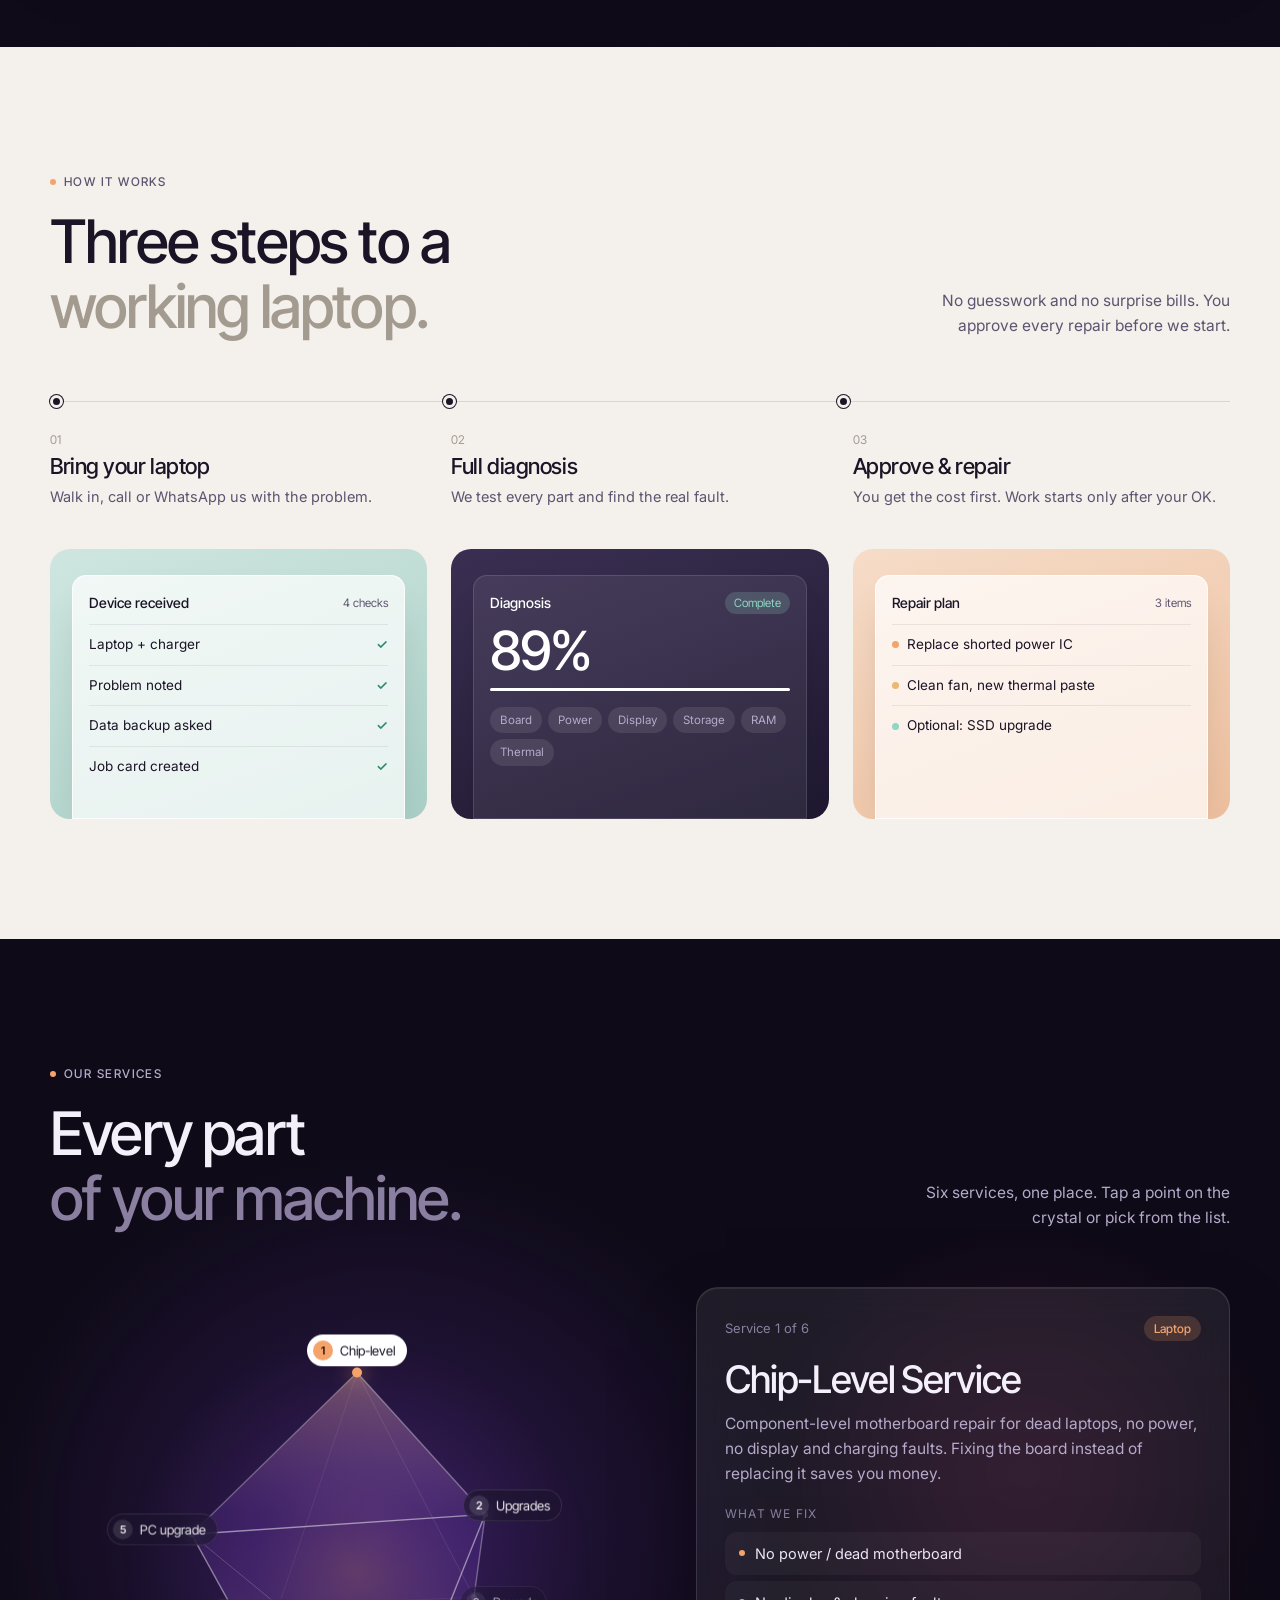
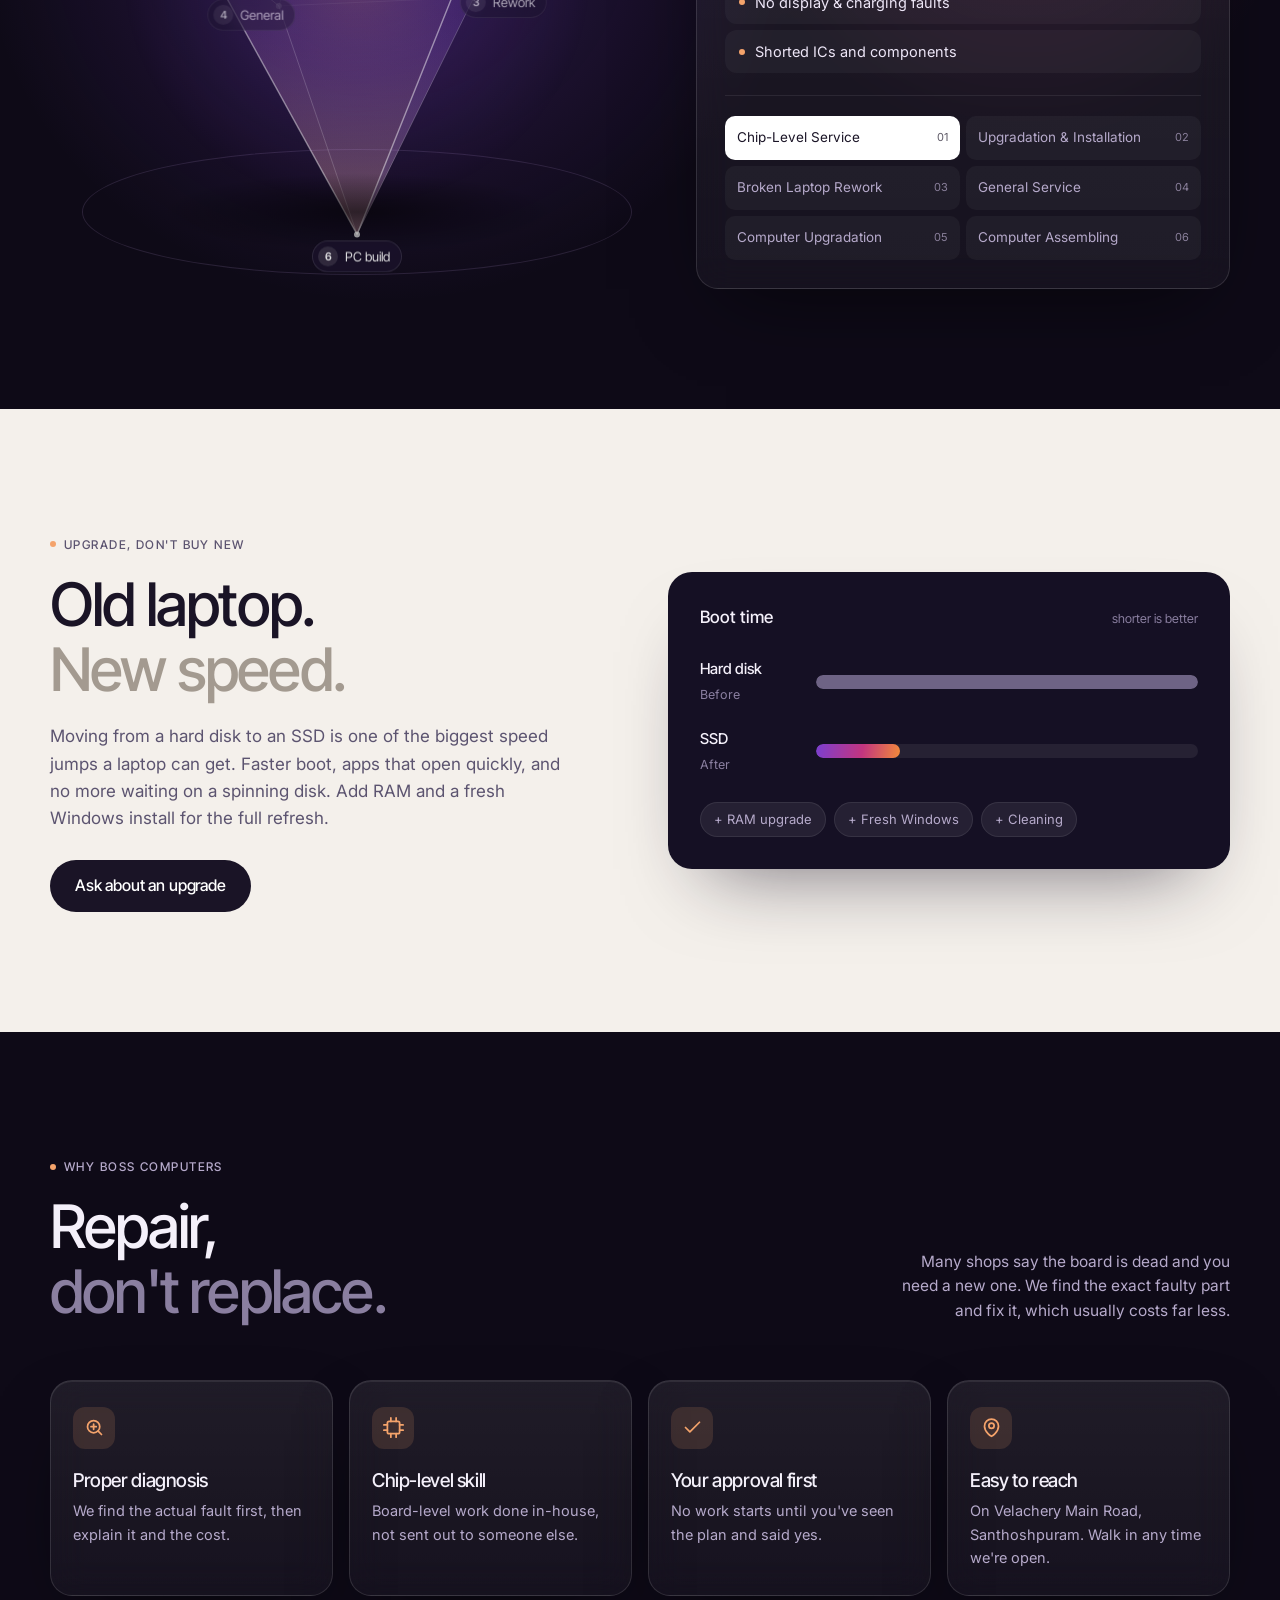
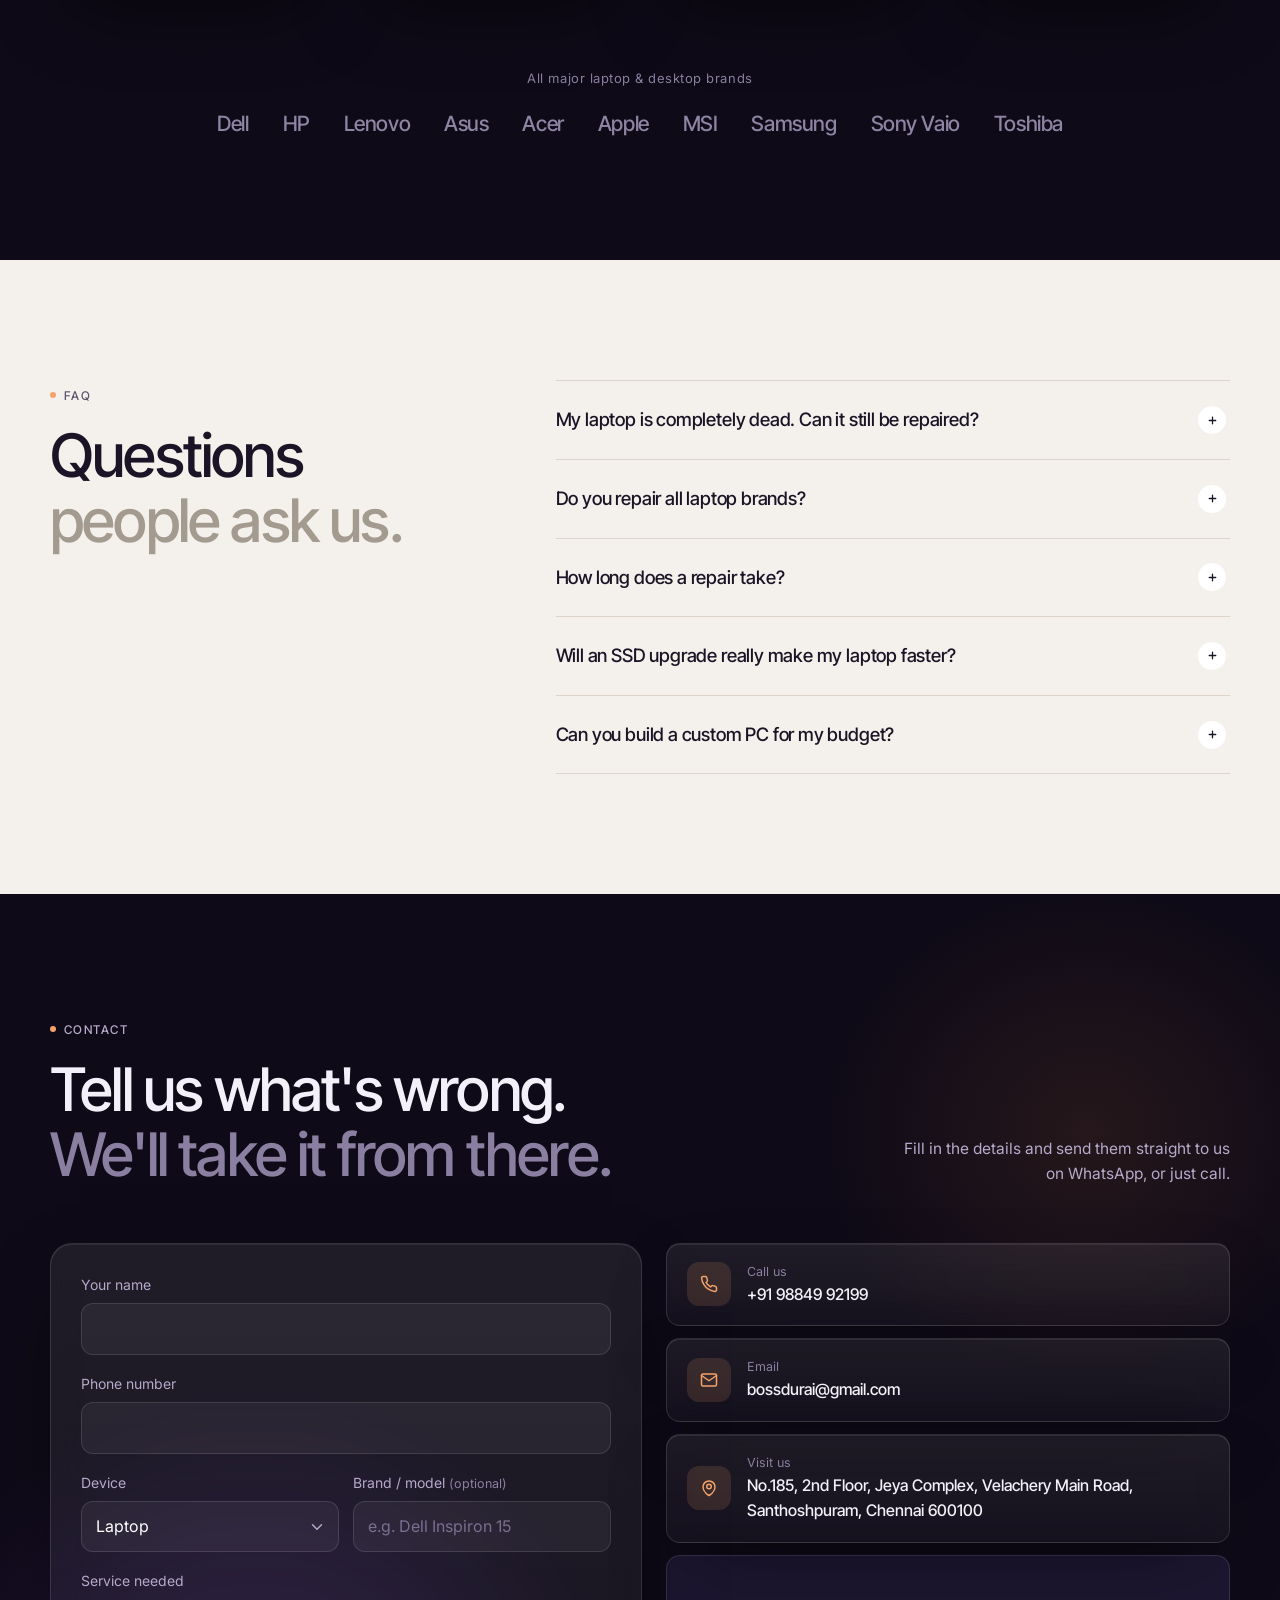
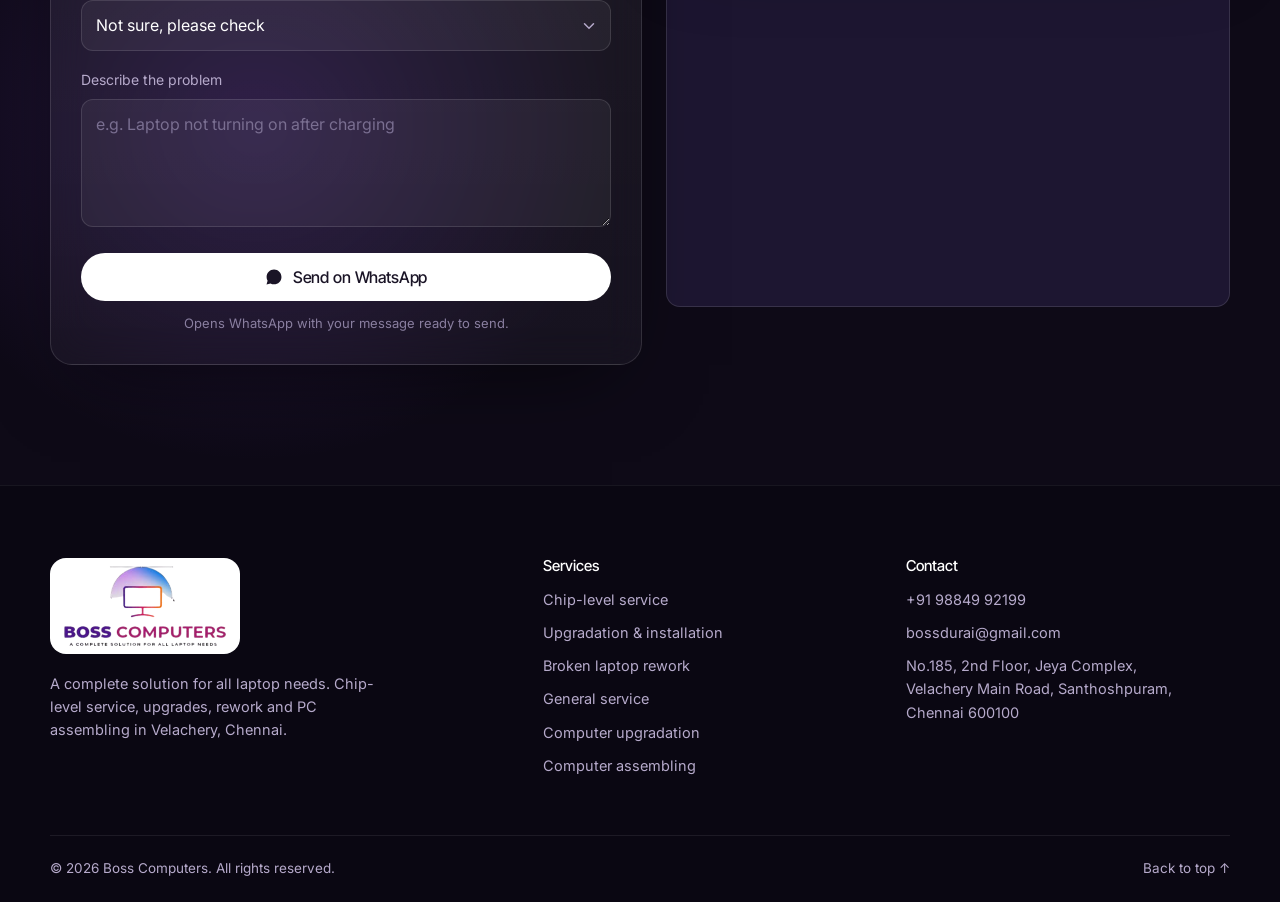
<file: v2-dark-design/index.html>
<!doctype html>
<html lang="en" class="no-js">
<head>
  <meta charset="utf-8">
  <meta name="viewport" content="width=device-width, initial-scale=1">
  <title>Boss Computers | Laptop Chip-Level Service & Repair in Velachery, Chennai</title>
  <meta name="description" content="Boss Computers, Velachery, Chennai: chip-level laptop repair, broken laptop rework, SSD & RAM upgrades, OS installation, general service and custom PC assembling. Call 98849 92199.">
  <meta name="keywords" content="laptop service center Velachery, laptop repair Chennai, chip level laptop service, motherboard repair Chennai, laptop upgrade SSD RAM, PC assembling Chennai, Boss Computers">
  <meta name="theme-color" content="#0E0A17">

  <meta property="og:type" content="website">
  <meta property="og:title" content="Boss Computers | A Complete Solution for All Laptop Needs">
  <meta property="og:description" content="Chip-level laptop repair, upgrades, broken laptop rework and PC assembling in Velachery, Chennai.">
  <meta property="og:image" content="assets/img/logo-full.png">

  <link rel="icon" type="image/png" href="assets/img/favicon.png">
  <link rel="apple-touch-icon" href="assets/img/apple-touch-icon.png">

  <link rel="preconnect" href="https://fonts.googleapis.com">
  <link rel="preconnect" href="https://fonts.gstatic.com" crossorigin>
  <link href="https://fonts.googleapis.com/css2?family=Inter+Tight:wght@400;500;600&family=Inter:wght@400;500;600&family=Montserrat:wght@800&display=swap" rel="stylesheet">
  <link rel="stylesheet" href="css/style.css?v=202610230254">

  <script type="application/ld+json">
  {
    "@context": "https://schema.org",
    "@type": "LocalBusiness",
    "additionalType": "https://schema.org/ComputerStore",
    "name": "Boss Computers",
    "slogan": "A complete solution for all laptop needs",
    "image": "assets/img/logo-full.png",
    "telephone": "+91-9884992199",
    "email": "bossdurai@gmail.com",
    "address": {
      "@type": "PostalAddress",
      "streetAddress": "No.185, 2nd Floor, Jeya Complex, Velachery Main Road, Santhoshpuram",
      "addressLocality": "Chennai",
      "addressRegion": "Tamil Nadu",
      "postalCode": "600100",
      "addressCountry": "IN"
    },
    "areaServed": ["Velachery", "Santhoshpuram", "Medavakkam", "Pallikaranai", "Tambaram", "Chennai"],
    "makesOffer": [
      {"@type": "Offer", "itemOffered": {"@type": "Service", "name": "Laptop chip-level service"}},
      {"@type": "Offer", "itemOffered": {"@type": "Service", "name": "Laptop upgradation & installation"}},
      {"@type": "Offer", "itemOffered": {"@type": "Service", "name": "Broken laptop rework"}},
      {"@type": "Offer", "itemOffered": {"@type": "Service", "name": "Laptop general service"}},
      {"@type": "Offer", "itemOffered": {"@type": "Service", "name": "Computer upgradation"}},
      {"@type": "Offer", "itemOffered": {"@type": "Service", "name": "Computer assembling"}}
    ]
  }
  </script>
</head>
<body>
  <a class="skip-link" href="#main">Skip to content</a>

  <!-- ============ FLOATING NAV ============ -->
  <header class="site-header" id="top">
    <div class="nav-pill">
      <a href="#top" class="brand" aria-label="Boss Computers home">
        <img src="assets/img/icon-512.png" alt="" width="512" height="512" class="brand-mark">
        <span class="brand-word"><span class="bw-1">BOSS</span> <span class="bw-2">COMPUTERS</span></span>
      </a>
      <nav class="main-nav" id="main-nav" aria-label="Main">
        <a href="#health">Diagnosis</a>
        <a href="#services">Services</a>
        <a href="#process">How it works</a>
        <a href="#faq">FAQ</a>
        <a href="#contact">Contact</a>
      </nav>
      <a href="tel:+919884992199" class="btn btn-white btn-sm nav-cta">
        <svg class="ico" viewBox="0 0 24 24" aria-hidden="true"><path d="M22 16.9v3a2 2 0 0 1-2.2 2 19.8 19.8 0 0 1-8.6-3.1 19.5 19.5 0 0 1-6-6A19.8 19.8 0 0 1 2.1 4.2 2 2 0 0 1 4.1 2h3a2 2 0 0 1 2 1.7c.1 1 .4 1.9.7 2.8a2 2 0 0 1-.5 2.1L8 9.9a16 16 0 0 0 6 6l1.3-1.3a2 2 0 0 1 2.1-.4c.9.3 1.8.6 2.8.7a2 2 0 0 1 1.7 2z"/></svg>
        <span>98849 92199</span>
      </a>
      <button class="nav-toggle" aria-expanded="false" aria-controls="main-nav" aria-label="Open menu">
        <span></span><span></span><span></span>
      </button>
    </div>
  </header>

  <main id="main">

    <!-- ============ HERO ============ -->
    <section class="hero dark">
      <div class="hero-glow" aria-hidden="true"></div>
      <div class="container hero-inner">
        <a href="#services" class="badge-pill reveal">
          <span class="badge-new">Specialist</span>
          Chip-level motherboard repair
          <svg class="ico" viewBox="0 0 24 24" aria-hidden="true"><path d="M5 12h14M13 6l6 6-6 6"/></svg>
        </a>
        <h1 class="reveal">Find the fault.<br><span class="muted-line">Fix it for good.</span></h1>
        <p class="lead reveal">Laptop and computer service center in Velachery, Chennai. We trace problems down to the chip, repair instead of replace, and upgrade old machines to feel new.</p>
        <div class="hero-actions reveal">
          <a href="tel:+919884992199" class="btn btn-white btn-lg">Call 98849 92199</a>
          <a href="https://wa.me/919884992199?text=Hi%20Boss%20Computers%2C%20I%20need%20help%20with%20my%20laptop." class="btn btn-ghost btn-lg" target="_blank" rel="noopener">
            <svg class="ico ico-fill" viewBox="0 0 24 24" aria-hidden="true"><path d="M12.04 2C6.58 2 2.13 6.45 2.13 11.91c0 1.75.46 3.45 1.32 4.95L2.05 22l5.25-1.38a9.9 9.9 0 0 0 4.74 1.21c5.46 0 9.91-4.45 9.91-9.91S17.5 2 12.04 2zm5.8 14.08c-.24.68-1.42 1.3-1.95 1.35-.5.05-.97.23-3.27-.68-2.77-1.09-4.52-3.92-4.66-4.1-.13-.18-1.11-1.48-1.11-2.82s.7-2 .95-2.27c.25-.27.54-.34.72-.34l.52.01c.17 0 .39-.06.61.47.24.55.79 1.9.86 2.04.07.14.11.3.02.48-.09.18-.14.3-.27.46-.14.16-.29.36-.41.48-.14.14-.28.29-.12.56.16.27.71 1.17 1.52 1.9 1.05.93 1.93 1.22 2.2 1.36.27.14.43.11.59-.07.16-.18.68-.79.86-1.07.18-.27.36-.23.61-.14.25.09 1.59.75 1.86.89.27.14.45.2.52.32.07.11.07.66-.17 1.33z"/></svg>
            WhatsApp us
          </a>
        </div>

        <!-- floating glass chips -->
        <div class="hero-chip chip-a" aria-hidden="true">
          <span class="dot dot-peach"></span>
          <span><strong>Charging circuit</strong><small>Fault found · repairable</small></span>
        </div>
        <div class="hero-chip chip-b" aria-hidden="true">
          <span class="dot dot-mint"></span>
          <span><strong>SSD upgrade</strong><small>Boot time cut sharply</small></span>
        </div>
      </div>

      <!-- ============ HEALTH DASHBOARD ============ -->
      <div class="container" id="health">
        <div class="section-intro reveal">
          <p class="kicker"><span></span>Full diagnosis</p>
          <div class="intro-row">
            <h2>See every problem<br><span class="muted-line">before you pay for a fix.</span></h2>
            <p class="intro-side">Every laptop gets a complete check. You see what's wrong, what to fix first, and what it costs.</p>
          </div>
        </div>

        <div class="dash glass reveal" role="img" aria-label="Sample laptop health report showing component scores and a prioritised fix list">
          <div class="dash-top">
            <div class="dash-title">
              <img src="assets/img/icon-512.png" alt="" width="24" height="24">
              <span>Dell Inspiron 15</span>
              <span class="tag tag-soft">Job #1042</span>
            </div>
            <div class="dash-tabs" aria-hidden="true">
              <span class="on">Overview</span><span>Faults</span><span>Fix plan</span><span>Re-test</span>
            </div>
          </div>

          <div class="dash-body">
            <div class="dash-score glass-inner">
              <p class="dash-label">Laptop health</p>
              <div class="ring-big" style="--p:46">
                <svg viewBox="0 0 120 120" aria-hidden="true">
                  <circle cx="60" cy="60" r="52" class="ring-track"/>
                  <circle cx="60" cy="60" r="52" class="ring-val" pathLength="100"/>
                </svg>
                <div class="ring-num"><span class="count" data-from="46" data-to="94">46</span><small>/100</small></div>
              </div>
              <p class="ring-caption"><span class="before">Before repair</span><span class="after">After repair</span></p>
              <div class="sev-grid">
                <span><i class="sv sv-crit"></i>Critical <b>2</b></span>
                <span><i class="sv sv-high"></i>High <b>2</b></span>
                <span><i class="sv sv-med"></i>Medium <b>1</b></span>
                <span><i class="sv sv-ok"></i>OK <b>3</b></span>
              </div>
            </div>

            <div class="dash-right">
              <div class="comp-grid">
                <div class="comp glass-inner"><span class="mini" style="--p:22;--c:var(--peach)"><b>22</b></span><span><strong>Motherboard</strong><small class="t-crit">Critical</small></span></div>
                <div class="comp glass-inner"><span class="mini" style="--p:38;--c:var(--peach)"><b>38</b></span><span><strong>Charging</strong><small class="t-crit">Critical</small></span></div>
                <div class="comp glass-inner"><span class="mini" style="--p:54;--c:var(--amber)"><b>54</b></span><span><strong>Thermal</strong><small class="t-high">High</small></span></div>
                <div class="comp glass-inner"><span class="mini" style="--p:58;--c:var(--amber)"><b>58</b></span><span><strong>Storage</strong><small class="t-high">HDD · slow</small></span></div>
                <div class="comp glass-inner"><span class="mini" style="--p:71;--c:var(--lav)"><b>71</b></span><span><strong>Battery</strong><small>Watch</small></span></div>
                <div class="comp glass-inner"><span class="mini" style="--p:86;--c:var(--mint)"><b>86</b></span><span><strong>Display</strong><small class="t-ok">Good</small></span></div>
                <div class="comp glass-inner"><span class="mini" style="--p:88;--c:var(--mint)"><b>88</b></span><span><strong>Memory</strong><small class="t-ok">Good</small></span></div>
                <div class="comp glass-inner"><span class="mini" style="--p:91;--c:var(--mint)"><b>91</b></span><span><strong>Keyboard</strong><small class="t-ok">Good</small></span></div>
              </div>

              <div class="fix-list glass-inner">
                <div class="fix-head"><span>Fix first</span><small>sorted by impact</small></div>
                <div class="fix-row"><span class="tag tag-crit">Critical</span><span class="fix-txt">Power IC shorted on motherboard</span><span class="fix-bar"><i style="--w:88%"></i></span><small>Chip-level</small></div>
                <div class="fix-row"><span class="tag tag-crit">Critical</span><span class="fix-txt">Charging section not delivering power</span><span class="fix-bar"><i style="--w:80%"></i></span><small>Chip-level</small></div>
                <div class="fix-row"><span class="tag tag-high">High</span><span class="fix-txt">Fan clogged, CPU running hot</span><span class="fix-bar"><i style="--w:62%"></i></span><small>Service</small></div>
                <div class="fix-row"><span class="tag tag-high">High</span><span class="fix-txt">Hard disk slowing boot, SSD suggested</span><span class="fix-bar"><i style="--w:55%"></i></span><small>Upgrade</small></div>
              </div>
            </div>
          </div>
          <p class="dash-note">Sample report for illustration</p>
        </div>
      </div>
    </section>

    <!-- ============ PROCESS (cream) ============ -->
    <section class="section cream" id="process">
      <div class="container">
        <div class="section-intro reveal">
          <p class="kicker kicker-dark"><span></span>How it works</p>
          <div class="intro-row">
            <h2>Three steps to a<br><span class="muted-line">working laptop.</span></h2>
            <p class="intro-side">No guesswork and no surprise bills. You approve every repair before we start.</p>
          </div>
        </div>

        <div class="timeline" aria-hidden="true"><i></i><i></i><i></i></div>
        <ol class="steps" role="list">
          <li class="step reveal">
            <p class="step-num">01</p>
            <h3>Bring your laptop</h3>
            <p class="step-sub">Walk in, call or WhatsApp us with the problem.</p>
            <div class="step-card sc-mint">
              <div class="sc-inner">
                <div class="sc-head"><span>Device received</span><small>4 checks</small></div>
                <ul role="list" class="checklist">
                  <li>Laptop + charger<span>✓</span></li>
                  <li>Problem noted<span>✓</span></li>
                  <li>Data backup asked<span>✓</span></li>
                  <li>Job card created<span>✓</span></li>
                </ul>
              </div>
            </div>
          </li>
          <li class="step reveal">
            <p class="step-num">02</p>
            <h3>Full diagnosis</h3>
            <p class="step-sub">We test every part and find the real fault.</p>
            <div class="step-card sc-dark">
              <div class="sc-inner dark-inner">
                <div class="sc-head"><span>Diagnosis</span><small class="pill-done">Complete</small></div>
                <p class="sc-big"><span class="count" data-from="0" data-to="100">100</span>%</p>
                <div class="sc-progress"><i></i></div>
                <div class="sc-chips"><span>Board</span><span>Power</span><span>Display</span><span>Storage</span><span>RAM</span><span>Thermal</span></div>
              </div>
            </div>
          </li>
          <li class="step reveal">
            <p class="step-num">03</p>
            <h3>Approve &amp; repair</h3>
            <p class="step-sub">You get the cost first. Work starts only after your OK.</p>
            <div class="step-card sc-peach">
              <div class="sc-inner">
                <div class="sc-head"><span>Repair plan</span><small>3 items</small></div>
                <ul role="list" class="plan">
                  <li><i class="sv sv-crit"></i>Replace shorted power IC</li>
                  <li><i class="sv sv-high"></i>Clean fan, new thermal paste</li>
                  <li><i class="sv sv-ok"></i>Optional: SSD upgrade</li>
                </ul>
              </div>
            </div>
          </li>
        </ol>
      </div>
    </section>

    <!-- ============ SERVICES – 3D crystal ============ -->
    <section class="section dark services" id="services">
      <div class="services-glow" aria-hidden="true"></div>
      <div class="container">
        <div class="section-intro reveal">
          <p class="kicker"><span></span>Our services</p>
          <div class="intro-row">
            <h2>Every part<br><span class="muted-line">of your machine.</span></h2>
            <p class="intro-side">Six services, one place. Tap a point on the crystal or pick from the list.</p>
          </div>
        </div>

        <div class="svc-stage">
          <div class="crystal-wrap reveal">
            <canvas id="crystal" aria-hidden="true"></canvas>
            <div class="crystal-labels" id="crystal-labels"></div>
            <div class="crystal-floor" aria-hidden="true"></div>
          </div>

          <div class="svc-panel glass reveal" aria-live="polite">
            <div class="svc-panel-top">
              <small id="svc-count">Service 1 of 6</small>
              <span class="tag" id="svc-type">Laptop</span>
            </div>
            <h3 id="svc-title">Chip-Level Service</h3>
            <p id="svc-desc">Component-level motherboard repair for dead laptops, no power, no display and charging faults. Fixing the board instead of replacing it saves you money.</p>
            <p class="svc-sub">What we fix</p>
            <ul role="list" class="svc-points" id="svc-points"></ul>
            <div class="svc-list" role="tablist" aria-label="Services" id="svc-list"></div>
          </div>
        </div>
      </div>
    </section>

    <!-- ============ UPGRADE (cream) ============ -->
    <section class="section cream" aria-labelledby="upgrade-title">
      <div class="container upgrade-grid">
        <div class="reveal">
          <p class="kicker kicker-dark"><span></span>Upgrade, don't buy new</p>
          <h2 id="upgrade-title">Old laptop.<br><span class="muted-line">New speed.</span></h2>
          <p class="body-dark">Moving from a hard disk to an SSD is one of the biggest speed jumps a laptop can get. Faster boot, apps that open quickly, and no more waiting on a spinning disk. Add RAM and a fresh Windows install for the full refresh.</p>
          <a href="https://wa.me/919884992199?text=Hi%2C%20I%20want%20to%20upgrade%20my%20laptop%20(SSD%2FRAM).%20My%20laptop%20model%20is%3A%20" class="btn btn-dark" target="_blank" rel="noopener">Ask about an upgrade</a>
        </div>
        <div class="speed-card reveal" role="img" aria-label="Illustration: an SSD boots much faster than a hard disk">
          <div class="speed-head"><span>Boot time</span><small>shorter is better</small></div>
          <div class="speed-row">
            <div class="speed-label"><strong>Hard disk</strong><small>Before</small></div>
            <div class="speed-track"><div class="speed-bar bar-hdd"></div></div>
          </div>
          <div class="speed-row">
            <div class="speed-label"><strong>SSD</strong><small>After</small></div>
            <div class="speed-track"><div class="speed-bar bar-ssd"></div></div>
          </div>
          <div class="speed-chips"><span>+ RAM upgrade</span><span>+ Fresh Windows</span><span>+ Cleaning</span></div>
        </div>
      </div>
    </section>

    <!-- ============ WHY + BRANDS (dark) ============ -->
    <section class="section dark" id="why">
      <div class="container">
        <div class="section-intro reveal">
          <p class="kicker"><span></span>Why Boss Computers</p>
          <div class="intro-row">
            <h2>Repair,<br><span class="muted-line">don't replace.</span></h2>
            <p class="intro-side">Many shops say the board is dead and you need a new one. We find the exact faulty part and fix it, which usually costs far less.</p>
          </div>
        </div>
        <div class="why-grid">
          <div class="why glass reveal">
            <span class="why-ico"><svg class="ico" viewBox="0 0 24 24" aria-hidden="true"><circle cx="11" cy="11" r="7"/><path d="m20 20-3.5-3.5M11 8v6M8 11h6"/></svg></span>
            <h3>Proper diagnosis</h3><p>We find the actual fault first, then explain it and the cost.</p>
          </div>
          <div class="why glass reveal">
            <span class="why-ico"><svg class="ico" viewBox="0 0 24 24" aria-hidden="true"><rect x="5" y="5" width="14" height="14" rx="2"/><path d="M9 1v4M15 1v4M9 19v4M15 19v4M1 9h4M1 15h4M19 9h4M19 15h4"/></svg></span>
            <h3>Chip-level skill</h3><p>Board-level work done in-house, not sent out to someone else.</p>
          </div>
          <div class="why glass reveal">
            <span class="why-ico"><svg class="ico" viewBox="0 0 24 24" aria-hidden="true"><path d="M20 6 9 17l-5-5"/></svg></span>
            <h3>Your approval first</h3><p>No work starts until you've seen the plan and said yes.</p>
          </div>
          <div class="why glass reveal">
            <span class="why-ico"><svg class="ico" viewBox="0 0 24 24" aria-hidden="true"><path d="M12 22s8-4.5 8-11.5A8 8 0 0 0 4 10.5C4 17.5 12 22 12 22z"/><circle cx="12" cy="10" r="3"/></svg></span>
            <h3>Easy to reach</h3><p>On Velachery Main Road, Santhoshpuram. Walk in any time we're open.</p>
          </div>
        </div>

        <div class="brands reveal">
          <p>All major laptop &amp; desktop brands</p>
          <ul role="list">
            <li>Dell</li><li>HP</li><li>Lenovo</li><li>Asus</li><li>Acer</li><li>Apple</li><li>MSI</li><li>Samsung</li><li>Sony Vaio</li><li>Toshiba</li>
          </ul>
        </div>
      </div>
    </section>

    <!-- ============ FAQ (cream) ============ -->
    <section class="section cream" id="faq">
      <div class="container faq-grid">
        <div class="reveal">
          <p class="kicker kicker-dark"><span></span>FAQ</p>
          <h2>Questions<br><span class="muted-line">people ask us.</span></h2>
        </div>
        <div class="faq-list">
          <details class="faq reveal">
            <summary>My laptop is completely dead. Can it still be repaired?</summary>
            <p>Often, yes. A dead laptop is usually caused by a faulty component on the motherboard, such as the power or charging section. With chip-level repair we trace and replace that specific part instead of the whole board.</p>
          </details>
          <details class="faq reveal">
            <summary>Do you repair all laptop brands?</summary>
            <p>Yes. We work on all major brands including Dell, HP, Lenovo, Asus, Acer, Apple and more, for both laptops and desktop computers.</p>
          </details>
          <details class="faq reveal">
            <summary>How long does a repair take?</summary>
            <p>It depends on the fault. General service and upgrades are usually quick, while chip-level repairs can take longer. We'll give you a time estimate after diagnosis.</p>
          </details>
          <details class="faq reveal">
            <summary>Will an SSD upgrade really make my laptop faster?</summary>
            <p>For laptops still running on a hard disk, an SSD is the single biggest speed improvement. Boot-up, app loading and file opening all become much quicker. Adding RAM helps further if you multitask.</p>
          </details>
          <details class="faq reveal">
            <summary>Can you build a custom PC for my budget?</summary>
            <p>Yes. Tell us what you'll use it for (office, gaming, editing or study) and your budget, and we'll suggest the right parts, assemble and test it.</p>
          </details>
        </div>
      </div>
    </section>

    <!-- ============ CONTACT (dark) ============ -->
    <section class="section dark contact" id="contact">
      <div class="contact-glow" aria-hidden="true"></div>
      <div class="container">
        <div class="section-intro reveal">
          <p class="kicker"><span></span>Contact</p>
          <div class="intro-row">
            <h2>Tell us what's wrong.<br><span class="muted-line">We'll take it from there.</span></h2>
            <p class="intro-side">Fill in the details and send them straight to us on WhatsApp, or just call.</p>
          </div>
        </div>

        <div class="contact-grid">
          <form class="enquiry glass reveal" id="enquiry-form" novalidate>
            <div class="field">
              <label for="f-name">Your name</label>
              <input id="f-name" name="name" type="text" autocomplete="name" required>
              <p class="err" id="e-name" role="alert"></p>
            </div>
            <div class="field">
              <label for="f-phone">Phone number</label>
              <input id="f-phone" name="phone" type="tel" inputmode="numeric" autocomplete="tel" required>
              <p class="err" id="e-phone" role="alert"></p>
            </div>
            <div class="field-row">
              <div class="field">
                <label for="f-device">Device</label>
                <select id="f-device" name="device">
                  <option>Laptop</option>
                  <option>Desktop computer</option>
                </select>
              </div>
              <div class="field">
                <label for="f-brand">Brand / model <span class="opt">(optional)</span></label>
                <input id="f-brand" name="brand" type="text" placeholder="e.g. Dell Inspiron 15">
              </div>
            </div>
            <div class="field">
              <label for="f-service">Service needed</label>
              <select id="f-service" name="service">
                <option>Not sure, please check</option>
                <option>Chip-level / motherboard repair</option>
                <option>Upgrade (SSD / RAM)</option>
                <option>OS / software installation</option>
                <option>Broken laptop rework</option>
                <option>General service / cleaning</option>
                <option>Computer upgradation</option>
                <option>Computer assembling</option>
              </select>
            </div>
            <div class="field">
              <label for="f-msg">Describe the problem</label>
              <textarea id="f-msg" name="message" rows="4" placeholder="e.g. Laptop not turning on after charging"></textarea>
            </div>
            <button type="submit" class="btn btn-white btn-block">
              <svg class="ico ico-fill" viewBox="0 0 24 24" aria-hidden="true"><path d="M12.04 2C6.58 2 2.13 6.45 2.13 11.91c0 1.75.46 3.45 1.32 4.95L2.05 22l5.25-1.38a9.9 9.9 0 0 0 4.74 1.21c5.46 0 9.91-4.45 9.91-9.91S17.5 2 12.04 2z"/></svg>
              Send on WhatsApp
            </button>
            <p class="form-note">Opens WhatsApp with your message ready to send.</p>
          </form>

          <div class="contact-side reveal">
            <a class="contact-card glass" href="tel:+919884992199">
              <span class="cc-ico"><svg class="ico" viewBox="0 0 24 24" aria-hidden="true"><path d="M22 16.9v3a2 2 0 0 1-2.2 2 19.8 19.8 0 0 1-8.6-3.1 19.5 19.5 0 0 1-6-6A19.8 19.8 0 0 1 2.1 4.2 2 2 0 0 1 4.1 2h3a2 2 0 0 1 2 1.7c.1 1 .4 1.9.7 2.8a2 2 0 0 1-.5 2.1L8 9.9a16 16 0 0 0 6 6l1.3-1.3a2 2 0 0 1 2.1-.4c.9.3 1.8.6 2.8.7a2 2 0 0 1 1.7 2z"/></svg></span>
              <span><small>Call us</small><strong>+91 98849 92199</strong></span>
            </a>
            <a class="contact-card glass" href="mailto:bossdurai@gmail.com">
              <span class="cc-ico"><svg class="ico" viewBox="0 0 24 24" aria-hidden="true"><rect x="2" y="4" width="20" height="16" rx="2"/><path d="m22 6-10 7L2 6"/></svg></span>
              <span><small>Email</small><strong>bossdurai@gmail.com</strong></span>
            </a>
            <a class="contact-card glass" href="https://www.google.com/maps/search/?api=1&amp;query=Boss+Computers+Jeya+Complex+Velachery+Main+Road+Santhoshpuram+Chennai+600100" target="_blank" rel="noopener">
              <span class="cc-ico"><svg class="ico" viewBox="0 0 24 24" aria-hidden="true"><path d="M12 22s8-4.5 8-11.5A8 8 0 0 0 4 10.5C4 17.5 12 22 12 22z"/><circle cx="12" cy="10" r="3"/></svg></span>
              <span><small>Visit us</small><strong>No.185, 2nd Floor, Jeya Complex, Velachery Main Road, Santhoshpuram, Chennai 600100</strong></span>
            </a>
            <div class="map-wrap">
              <iframe title="Boss Computers location on Google Maps" loading="lazy" referrerpolicy="no-referrer-when-downgrade"
                src="https://www.google.com/maps?q=Jeya+Complex,+Velachery+Main+Road,+Santhoshpuram,+Chennai+600100&amp;output=embed"></iframe>
            </div>
          </div>
        </div>
      </div>
    </section>
  </main>

  <!-- ============ FOOTER ============ -->
  <footer class="site-footer">
    <div class="container footer-grid">
      <div class="footer-brand">
        <img src="assets/img/logo.png" alt="Boss Computers – A complete solution for all laptop needs" width="640" height="317">
        <p>A complete solution for all laptop needs. Chip-level service, upgrades, rework and PC assembling in Velachery, Chennai.</p>
      </div>
      <div>
        <h4>Services</h4>
        <ul role="list">
          <li><a href="#services">Chip-level service</a></li>
          <li><a href="#services">Upgradation &amp; installation</a></li>
          <li><a href="#services">Broken laptop rework</a></li>
          <li><a href="#services">General service</a></li>
          <li><a href="#services">Computer upgradation</a></li>
          <li><a href="#services">Computer assembling</a></li>
        </ul>
      </div>
      <div>
        <h4>Contact</h4>
        <ul role="list">
          <li><a href="tel:+919884992199">+91 98849 92199</a></li>
          <li><a href="mailto:bossdurai@gmail.com">bossdurai@gmail.com</a></li>
          <li>No.185, 2nd Floor, Jeya Complex,<br>Velachery Main Road, Santhoshpuram,<br>Chennai 600100</li>
        </ul>
      </div>
    </div>
    <div class="container footer-bottom">
      <p>© <span id="year">2026</span> Boss Computers. All rights reserved.</p>
      <a href="#top">Back to top ↑</a>
    </div>
  </footer>

  <!-- Floating WhatsApp -->
  <a class="wa-float" href="https://wa.me/919884992199?text=Hi%20Boss%20Computers%2C%20I%20need%20help%20with%20my%20laptop." target="_blank" rel="noopener" aria-label="Chat with us on WhatsApp">
    <svg viewBox="0 0 24 24" aria-hidden="true"><path d="M12.04 2C6.58 2 2.13 6.45 2.13 11.91c0 1.75.46 3.45 1.32 4.95L2.05 22l5.25-1.38a9.9 9.9 0 0 0 4.74 1.21c5.46 0 9.91-4.45 9.91-9.91S17.5 2 12.04 2zm5.8 14.08c-.24.68-1.42 1.3-1.950 1.35-.5.05-.97.23-3.27-.68-2.77-1.09-4.52-3.92-4.66-4.1-.13-.18-1.11-1.48-1.11-2.82s.7-2 .95-2.27c.25-.27.54-.34.72-.34l.52.01c.17 0 .39-.06.61.47.24.55.79 1.9.86 2.04.07.14.11.3.02.48-.09.18-.14.3-.27.46-.14.16-.29.36-.41.48-.14.14-.28.29-.12.56.16.27.71 1.170 1.52 1.9 1.05.93 1.93 1.22 2.2 1.36.27.14.43.11.59-.07.16-.18.68-.79.86-1.07.18-.27.36-.23.61-.14.25.09 1.59.75 1.86.89.27.14.45.2.52.32.07.11.07.66-.17 1.33z"/></svg>
  </a>

  <!-- Mobile action bar -->
  <div class="mobile-bar">
    <a href="tel:+919884992199">
      <svg class="ico" viewBox="0 0 24 24" aria-hidden="true"><path d="M22 16.9v3a2 2 0 0 1-2.2 2 19.8 19.8 0 0 1-8.6-3.1 19.5 19.5 0 0 1-6-6A19.8 19.8 0 0 1 2.1 4.2 2 2 0 0 1 4.1 2h3a2 2 0 0 1 2 1.7c.1 1 .4 1.9.7 2.8a2 2 0 0 1-.5 2.1L8 9.9a16 16 0 0 0 6 6l1.3-1.3a2 2 0 0 1 2.1-.4c.9.3 1.8.6 2.8.7a2 2 0 0 1 1.7 2z"/></svg>
      Call
    </a>
    <a href="https://wa.me/919884992199?text=Hi%20Boss%20Computers%2C%20I%20need%20help%20with%20my%20laptop." target="_blank" rel="noopener" class="mb-wa">
      <svg class="ico ico-fill" viewBox="0 0 24 24" aria-hidden="true"><path d="M12.04 2C6.58 2 2.13 6.45 2.13 11.91c0 1.75.46 3.45 1.32 4.95L2.05 22l5.25-1.38a9.9 9.9 0 0 0 4.74 1.21c5.46 0 9.91-4.45 9.91-9.91S17.5 2 12.04 2z"/></svg>
      WhatsApp
    </a>
  </div>

  <script src="js/main.js?v=202610230254" defer></script>
</body>
</html>
</file>
<file: css/style.css>
/* =========================================================
   Boss Computers – v3 "light & airy" stylesheet
   White space + the logo's own colours:
   purple #4A1890 · magenta #A61C66 · orange #F07A1E
   dome lavender #CDA2E8 → blue #2E86E4
   ========================================================= */
:root {
  --white: #FFFFFF;
  --paper: #FAF8FD;        /* barely-tinted white for alternate sections */
  --tile: #F6F2FB;         /* inner tiles */
  --ink: #1A1033;
  --ink-2: #4E4766;
  --ink-3: #8A84A0;
  --line: #ECE6F4;
  --line-2: #E0D8EC;

  --purple: #4A1890;
  --purple-deep: #2A0D57;
  --magenta: #A61C66;
  --orange: #F07A1E;
  --lav: #CDA2E8;
  --blue: #2E86E4;
  --good: #1F8F6A;
  --wa: #1FAF54;

  --grad: linear-gradient(100deg, var(--purple) 0%, var(--magenta) 55%, var(--orange) 100%);
  --grad-dome: linear-gradient(120deg, #CDA2E8 0%, #A9C3F2 55%, #2E86E4 100%);

  --radius: 24px;
  --radius-sm: 16px;
  --shadow-sm: 0 1px 2px rgba(26,16,51,.04), 0 4px 14px rgba(26,16,51,.04);
  --shadow: 0 2px 4px rgba(26,16,51,.03), 0 24px 60px -24px rgba(74,24,144,.18);
  --font-head: "Inter Tight", "Inter", system-ui, sans-serif;
  --font-body: "Inter", system-ui, sans-serif;
  --ease: cubic-bezier(.22, .8, .24, 1);
}

*, *::before, *::after { box-sizing: border-box; }
html { scroll-behavior: smooth; scroll-padding-top: 100px; -webkit-text-size-adjust: 100%; }
body { margin: 0; font-family: var(--font-body); font-size: 16px; line-height: 1.65; color: var(--ink-2); background: var(--white); overflow-x: hidden; -webkit-font-smoothing: antialiased; }
img, svg, canvas { display: block; max-width: 100%; }
a { color: inherit; text-decoration: none; }
h1, h2, h3, h4 { font-family: var(--font-head); font-weight: 500; line-height: 1.08; margin: 0 0 .5em; letter-spacing: -.03em; color: var(--ink); }
p { margin: 0 0 1em; }
ul[role="list"], ol[role="list"] { list-style: none; margin: 0; padding: 0; }
:focus-visible { outline: 2px solid var(--blue); outline-offset: 3px; border-radius: 8px; }
.container { width: min(1160px, 100% - 32px); margin-inline: auto; position: relative; }
.skip-link { position: absolute; left: -999px; top: 8px; background: var(--ink); color: #fff; padding: 10px 16px; border-radius: 8px; z-index: 100; }
.skip-link:focus { left: 16px; }
.ico { width: 18px; height: 18px; fill: none; stroke: currentColor; stroke-width: 2; stroke-linecap: round; stroke-linejoin: round; flex-shrink: 0; }
.ico-fill { fill: currentColor; stroke: none; }

/* second headline line in the logo gradient */
.muted-line { background: var(--grad); -webkit-background-clip: text; background-clip: text; color: transparent; }

.glass { background: var(--white); border: 1px solid var(--line); border-radius: var(--radius); box-shadow: var(--shadow); }
.glass-inner { background: var(--tile); border: 1px solid transparent; border-radius: var(--radius-sm); }

/* ---------- Buttons ---------- */
.btn { display: inline-flex; align-items: center; justify-content: center; gap: 10px; min-height: 48px; padding: 12px 24px; border-radius: 999px; border: 1px solid transparent; font-family: var(--font-head); font-weight: 500; font-size: 16px; cursor: pointer; white-space: nowrap; transition: transform .2s var(--ease), box-shadow .2s, background-color .2s, color .2s, border-color .2s; }
.btn:hover { transform: translateY(-1px); }
.btn-sm { min-height: 40px; padding: 8px 16px; font-size: 14.5px; }
.btn-lg { min-height: 56px; padding: 14px 30px; font-size: 16.5px; }
.btn-block { width: 100%; }
/* primary = brand purple (keeps white text high-contrast) */
.btn-white, .btn-dark { background: var(--purple); color: #fff; box-shadow: 0 10px 24px -10px rgba(74,24,144,.55); }
.btn-white:hover, .btn-dark:hover { background: var(--purple-deep); }
.btn-ghost { background: var(--white); color: var(--ink); border-color: var(--line-2); }
.btn-ghost:hover { border-color: var(--purple); color: var(--purple); }
.btn-ghost .ico-fill { color: var(--wa); }

/* ---------- Tags ---------- */
.tag { display: inline-flex; align-items: center; font-family: var(--font-head); font-size: 12px; font-weight: 500; padding: 3px 10px; border-radius: 999px; background: var(--tile); color: var(--ink-2); white-space: nowrap; }
.tag-soft { background: var(--white); border: 1px solid var(--line-2); }
.tag-crit { background: #FDE8D7; color: #A3480A; }
.tag-high { background: #F7E3EE; color: var(--magenta); }
.sv { display: inline-block; width: 7px; height: 7px; border-radius: 50%; margin-right: 8px; vertical-align: middle; }
.sv-crit { background: var(--orange); }
.sv-high { background: var(--magenta); }
.sv-med { background: var(--lav); }
.sv-ok { background: var(--blue); }

/* ---------- Floating nav ---------- */
.site-header { position: fixed; top: 18px; left: 0; right: 0; z-index: 50; display: flex; justify-content: center; padding: 0 16px; pointer-events: none; }
.nav-pill { pointer-events: auto; display: flex; align-items: center; gap: 8px; padding: 7px 7px 7px 14px; border-radius: 999px; background: rgba(255,255,255,.82); border: 1px solid var(--line); backdrop-filter: blur(18px) saturate(160%); -webkit-backdrop-filter: blur(18px) saturate(160%); box-shadow: 0 12px 40px -18px rgba(74,24,144,.25); }
.brand { display: flex; align-items: center; gap: 8px; margin-right: 10px; }
.brand-mark { width: 30px; height: 30px; }
.brand-word { font-family: "Montserrat", var(--font-head); font-weight: 800; font-size: 15px; letter-spacing: .01em; white-space: nowrap; }
.bw-1 { color: var(--purple); }
.bw-2 { color: var(--magenta); }
.main-nav { display: flex; }
.main-nav a { font-size: 14.5px; color: var(--ink-2); padding: 8px 13px; border-radius: 999px; transition: color .2s, background-color .2s; }
.main-nav a:hover, .main-nav a.active { color: var(--purple); background: var(--tile); }
.nav-cta { margin-left: 6px; }
.nav-toggle { display: none; width: 42px; height: 42px; border: 0; border-radius: 50%; background: var(--tile); cursor: pointer; padding: 13px 12px; flex-direction: column; justify-content: space-between; }
.nav-toggle span { display: block; height: 1.6px; background: var(--ink); border-radius: 2px; transition: transform .25s var(--ease), opacity .2s; }
.nav-toggle[aria-expanded="true"] span:nth-child(1) { transform: translateY(6.6px) rotate(45deg); }
.nav-toggle[aria-expanded="true"] span:nth-child(2) { opacity: 0; }
.nav-toggle[aria-expanded="true"] span:nth-child(3) { transform: translateY(-6.6px) rotate(-45deg); }

/* ---------- Sections (lots of air) ---------- */
.section { padding: 150px 0; position: relative; }
.dark { background: var(--white); position: relative; overflow: hidden; }
.cream { background: var(--paper); }
.section-intro { margin-bottom: 72px; }
.kicker { display: inline-flex; align-items: center; gap: 8px; font-family: var(--font-head); font-size: 12px; font-weight: 500; letter-spacing: .14em; text-transform: uppercase; color: var(--purple); margin-bottom: 20px; }
.kicker span { width: 6px; height: 6px; border-radius: 50%; background: var(--orange); }
.kicker-dark { color: var(--purple); }
.intro-row { display: flex; justify-content: space-between; align-items: flex-end; gap: 40px; }
.section h2, .section-intro h2 { font-size: clamp(36px, 5vw, 60px); margin: 0; }
.intro-side { max-width: 34ch; color: var(--ink-2); font-size: 16px; margin: 0; text-align: right; }
.body-dark { color: var(--ink-2); font-size: 17px; max-width: 48ch; margin: 24px 0 32px; }

/* ---------- Hero ---------- */
.hero { padding: 190px 0 140px; }
/* the logo's dome, drawn large and soft behind the headline */
.hero-glow { position: absolute; left: 50%; top: 96px; width: min(1100px, 130vw); aspect-ratio: 2 / 1; transform: translateX(-50%); border-radius: 999px 999px 0 0; background: var(--grad-dome); opacity: .16; pointer-events: none;
  -webkit-mask-image: linear-gradient(#000 20%, transparent 85%); mask-image: linear-gradient(#000 20%, transparent 85%); }
.hero-glow::before { content: ""; position: absolute; left: -6%; right: -6%; top: 0; height: 2px; background: linear-gradient(90deg, transparent, #B9B2C8 20%, #B9B2C8 80%, transparent); }
.hero-inner { text-align: center; display: flex; flex-direction: column; align-items: center; padding-bottom: 170px; }
.badge-pill { display: inline-flex; align-items: center; gap: 10px; font-size: 13.5px; color: var(--ink-2); padding: 5px 14px 5px 5px; border-radius: 999px; border: 1px solid var(--line-2); background: var(--white); box-shadow: var(--shadow-sm); transition: border-color .2s, color .2s; }
.badge-pill:hover { color: var(--purple); border-color: var(--lav); }
.badge-new { background: var(--orange); color: #fff; font-weight: 600; font-size: 12px; padding: 3px 10px; border-radius: 999px; }
.badge-pill .ico { width: 14px; height: 14px; }
.hero h1 { font-size: clamp(46px, 8vw, 104px); margin: 30px 0 26px; letter-spacing: -.045em; line-height: 1.02; }
.lead { color: var(--ink-2); font-size: clamp(16px, 1.4vw, 18.5px); max-width: 56ch; margin: 0 auto; }
.hero-actions { display: flex; gap: 12px; flex-wrap: wrap; justify-content: center; margin-top: 38px; }
.hero-chip { position: absolute; display: flex; align-items: center; gap: 12px; text-align: left; padding: 12px 16px; border-radius: 16px; background: var(--white); border: 1px solid var(--line); box-shadow: var(--shadow); font-size: 13px; animation: float 7s ease-in-out infinite; }
.hero-chip strong { display: block; font-family: var(--font-head); font-weight: 500; font-size: 14px; color: var(--ink); }
.hero-chip small { color: var(--ink-3); }
.chip-a { left: 0; top: 80px; }
.chip-b { right: 0; top: 270px; animation-delay: -3s; }
.dot { width: 9px; height: 9px; border-radius: 50%; flex-shrink: 0; }
.dot-peach { background: var(--orange); box-shadow: 0 0 0 5px rgba(240,122,30,.14); }
.dot-mint { background: var(--blue); box-shadow: 0 0 0 5px rgba(46,134,228,.14); }
@keyframes float { 50% { transform: translateY(-10px); } }

/* ---------- Health dashboard ---------- */
.dash { padding: 24px; position: relative; }
.dash-top { display: flex; justify-content: space-between; align-items: center; gap: 16px; margin-bottom: 20px; flex-wrap: wrap; }
.dash-title { display: flex; align-items: center; gap: 10px; font-family: var(--font-head); font-weight: 500; color: var(--ink); }
.dash-title img { width: 24px; height: 24px; }
.dash-tabs { display: flex; gap: 2px; padding: 4px; border-radius: 999px; background: var(--tile); font-size: 13px; color: var(--ink-3); }
.dash-tabs span { padding: 5px 12px; border-radius: 999px; }
.dash-tabs .on { background: var(--white); color: var(--ink); box-shadow: var(--shadow-sm); }
.dash-body { display: grid; grid-template-columns: 300px 1fr; gap: 16px; }
.dash-score { padding: 24px; display: flex; flex-direction: column; }
.dash-label { font-family: var(--font-head); color: var(--ink-2); margin: 0; }
.ring-big { position: relative; width: 190px; height: 190px; margin: 22px auto 8px; }
.ring-big svg { width: 100%; height: 100%; transform: rotate(-90deg); }
.ring-track { fill: none; stroke: #E7DFF2; stroke-width: 7; }
.ring-val { fill: none; stroke: var(--orange); stroke-width: 7; stroke-linecap: round; stroke-dasharray: var(--p) 100; transition: stroke-dasharray 2.2s var(--ease), stroke 1s; }
.dash.fixed .ring-val { stroke-dasharray: 94 100; stroke: var(--purple); }
.ring-num { position: absolute; inset: 0; display: grid; place-content: center; text-align: center; font-family: var(--font-head); color: var(--ink); }
.ring-num .count { font-size: 56px; font-weight: 500; letter-spacing: -.04em; line-height: 1; }
.ring-num small { color: var(--ink-3); font-size: 14px; }
.ring-caption { text-align: center; font-size: 13px; color: var(--ink-3); position: relative; height: 20px; margin: 0 0 18px; }
.ring-caption span { position: absolute; inset: 0; transition: opacity .6s; }
.ring-caption .after { opacity: 0; color: var(--purple); font-weight: 500; }
.dash.fixed .ring-caption .before { opacity: 0; }
.dash.fixed .ring-caption .after { opacity: 1; }
.sev-grid { display: grid; grid-template-columns: 1fr 1fr; gap: 8px; margin-top: auto; }
.sev-grid span { display: flex; align-items: center; font-size: 13px; color: var(--ink-2); padding: 8px 12px; border-radius: 10px; background: var(--white); }
.sev-grid b { margin-left: auto; color: var(--ink); font-weight: 500; }
.dash-right { display: grid; gap: 16px; align-content: start; }
.comp-grid { display: grid; grid-template-columns: repeat(4, 1fr); gap: 10px; }
.comp { display: flex; align-items: center; gap: 12px; padding: 12px; position: relative; }
.comp strong { display: block; font-family: var(--font-head); font-weight: 500; font-size: 14px; color: var(--ink); line-height: 1.2; }
.comp small { font-size: 12px; color: var(--ink-3); }
.t-crit { color: #C2550C !important; }
.t-high { color: var(--magenta) !important; }
.t-ok { color: var(--blue) !important; }
/* remap the dark-theme ring colours set inline in the HTML */
.comp .mini { --peach: var(--orange); --amber: var(--magenta); --lav: #B58BE0; --mint: var(--blue); }
.mini { --deg: calc(var(--p) * 3.6deg); position: relative; width: 40px; height: 40px; flex-shrink: 0; display: grid; place-items: center; }
.mini::before { content: ""; position: absolute; inset: 0; border-radius: 50%; background: conic-gradient(var(--c) var(--deg), #E3DAF0 0); -webkit-mask: radial-gradient(circle, transparent 16px, #000 17px); mask: radial-gradient(circle, transparent 16px, #000 17px); }
.mini b { position: relative; font-family: var(--font-head); font-size: 12.5px; font-weight: 500; color: var(--ink); }
.fix-list { padding: 16px 18px; }
.fix-head { display: flex; justify-content: space-between; align-items: baseline; font-family: var(--font-head); font-weight: 500; color: var(--ink); margin-bottom: 8px; }
.fix-head small { font-size: 12px; color: var(--ink-3); font-weight: 400; }
.fix-row { display: grid; grid-template-columns: 76px 1fr 120px 76px; align-items: center; gap: 14px; padding: 10px 0; border-top: 1px solid var(--line-2); font-size: 14px; }
.fix-row .tag { justify-content: center; }
.fix-txt { color: var(--ink); }
.fix-row small { color: var(--ink-3); text-align: right; font-size: 12.5px; }
.fix-bar { height: 4px; border-radius: 4px; background: #E7DFF2; overflow: hidden; }
.fix-bar i { display: block; height: 100%; width: 0; border-radius: 4px; background: var(--grad); transition: width 1.6s var(--ease); }
.dash.in .fix-bar i { width: var(--w); }
.dash-note { position: absolute; right: 24px; bottom: -32px; margin: 0; font-size: 12px; color: var(--ink-3); }

/* ---------- Process ---------- */
.timeline { display: grid; grid-template-columns: repeat(3, 1fr); position: relative; margin-bottom: 24px; }
.timeline::before { content: ""; position: absolute; left: 0; right: 0; top: 50%; height: 1px; background: var(--line-2); }
.timeline i { width: 13px; height: 13px; border-radius: 50%; background: var(--purple); border: 3px solid var(--paper); box-shadow: 0 0 0 1px var(--purple); position: relative; }
.steps { display: grid; grid-template-columns: repeat(3, 1fr); gap: 28px; }
.step-num { font-size: 12px; color: var(--ink-3); margin: 0 0 6px; font-family: var(--font-head); }
.step h3 { font-size: 22px; margin-bottom: 6px; letter-spacing: -.02em; }
.step-sub { font-size: 14.5px; color: var(--ink-2); min-height: 46px; }
.step-card { border-radius: 22px; padding: 26px 22px 0; height: 270px; overflow: hidden; margin-top: 20px; }
.sc-mint { background: linear-gradient(160deg, #EFE4FB, #DCC6F4); }
.sc-dark { background: linear-gradient(160deg, #5A22A8, #2A0D57); }
.sc-peach { background: linear-gradient(160deg, #FFE9D8, #F9CCA6); }
.sc-inner { background: rgba(255,255,255,.88); border: 1px solid rgba(255,255,255,.9); border-radius: 14px 14px 0 0; padding: 16px 16px 30px; height: 100%; box-shadow: 0 20px 40px -20px rgba(42,13,87,.25); transform: translateY(30px); transition: transform .9s var(--ease); color: var(--ink); }
.step.in .sc-inner { transform: none; }
.dark-inner { background: rgba(255,255,255,.1); border-color: rgba(255,255,255,.18); color: #fff; }
.sc-head { display: flex; justify-content: space-between; align-items: center; font-family: var(--font-head); font-weight: 500; font-size: 14px; margin-bottom: 10px; }
.sc-head small { font-size: 11.5px; color: var(--ink-3); font-weight: 400; }
.dark-inner .sc-head small { color: #D7C8F0; }
.pill-done { background: rgba(255,255,255,.18); color: #fff !important; padding: 2px 9px; border-radius: 999px; }
.checklist li, .plan li { display: flex; align-items: center; justify-content: space-between; font-size: 13.5px; padding: 9px 0; border-top: 1px solid rgba(26,16,51,.07); }
.checklist span { color: var(--purple); font-weight: 600; }
.plan li { justify-content: flex-start; }
.sc-big { font-family: var(--font-head); font-size: 54px; font-weight: 500; letter-spacing: -.04em; margin: 6px 0 10px; line-height: 1; }
.sc-progress { height: 3px; background: rgba(255,255,255,.2); border-radius: 3px; overflow: hidden; margin-bottom: 16px; }
.sc-progress i { display: block; height: 100%; width: 0; background: linear-gradient(90deg, #fff, #F9B37A); transition: width 2s var(--ease) .3s; }
.step.in .sc-progress i { width: 100%; }
.sc-chips { display: flex; flex-wrap: wrap; gap: 6px; }
.sc-chips span { font-size: 11.5px; padding: 4px 10px; border-radius: 999px; background: rgba(255,255,255,.14); color: #EDE3FA; }

/* ---------- Services crystal ---------- */
.services-glow { display: none; }
.svc-stage { display: grid; grid-template-columns: 1.15fr 1fr; gap: 40px; align-items: center; }
.crystal-wrap { position: relative; aspect-ratio: 1 / 1; max-height: 560px; width: 100%; }
#crystal { width: 100%; height: 100%; cursor: grab; touch-action: pan-y; }
#crystal:active { cursor: grabbing; }
.crystal-labels { position: absolute; inset: 0; pointer-events: none; }
.c-label { position: absolute; left: 0; top: 0; pointer-events: auto; cursor: pointer; display: inline-flex; align-items: center; gap: 7px; white-space: nowrap; font-family: var(--font-head); font-size: 13px; color: var(--ink); padding: 5px 11px 5px 5px; border-radius: 999px; background: rgba(255,255,255,.92); border: 1px solid var(--line-2); box-shadow: var(--shadow-sm); transition: background-color .2s, color .2s, opacity .3s; will-change: transform; }
.c-label b { width: 20px; height: 20px; border-radius: 50%; display: grid; place-items: center; font-size: 11px; font-weight: 600; background: var(--tile); color: var(--purple); }
.c-label.on { background: var(--purple); color: #fff; border-color: var(--purple); }
.c-label.on b { background: var(--orange); color: #fff; }
.crystal-floor { position: absolute; left: 22%; right: 22%; bottom: 4%; height: 10%; border-radius: 50%; background: radial-gradient(closest-side, rgba(74,24,144,.16), transparent); pointer-events: none; }
.crystal-floor::before { content: ""; position: absolute; inset: -40% -25%; border-radius: 50%; border: 1px solid var(--line-2); }
.svc-panel { padding: 32px; }
.svc-panel-top { display: flex; justify-content: space-between; align-items: center; margin-bottom: 18px; }
.svc-panel-top small { color: var(--ink-3); font-size: 13px; }
.svc-panel-top .tag { background: #FDE8D7; color: #A3480A; }
.svc-panel h3 { font-size: clamp(28px, 3vw, 38px); margin-bottom: 12px; }
.svc-panel > p { color: var(--ink-2); font-size: 15.5px; }
.svc-sub { font-size: 12px !important; text-transform: uppercase; letter-spacing: .1em; color: var(--ink-3) !important; margin: 20px 0 8px; }
.svc-points li { display: flex; gap: 10px; align-items: center; padding: 11px 14px; margin-bottom: 6px; border-radius: 12px; background: var(--tile); font-size: 14.5px; color: var(--ink); }
.svc-points li::before { content: ""; width: 6px; height: 6px; border-radius: 50%; background: var(--orange); flex-shrink: 0; }
.svc-list { display: grid; grid-template-columns: 1fr 1fr; gap: 6px; margin-top: 24px; padding-top: 22px; border-top: 1px solid var(--line); }
.svc-btn { display: flex; align-items: center; justify-content: space-between; gap: 8px; text-align: left; font: inherit; font-size: 13.5px; color: var(--ink-2); padding: 10px 12px; min-height: 44px; border-radius: 10px; border: 1px solid var(--line); background: var(--white); cursor: pointer; transition: background-color .2s, color .2s, border-color .2s; }
.svc-btn:hover { border-color: var(--lav); color: var(--purple); }
.svc-btn[aria-selected="true"] { background: var(--purple); border-color: var(--purple); color: #fff; }
.svc-btn small { font-size: 11px; opacity: .7; }
.svc-anim { animation: fadeUp .45s var(--ease); }
@keyframes fadeUp { from { opacity: 0; transform: translateY(8px); } to { opacity: 1; transform: none; } }

/* ---------- Upgrade ---------- */
.upgrade-grid { display: grid; grid-template-columns: 1fr 1fr; gap: 72px; align-items: center; }
.upgrade-grid h2 { margin-top: 0; }
.speed-card { background: linear-gradient(150deg, #4A1890, #2A0D57); color: #fff; border-radius: 26px; padding: 34px; box-shadow: 0 40px 80px -40px rgba(74,24,144,.6); }
.speed-head { display: flex; justify-content: space-between; align-items: baseline; font-family: var(--font-head); font-weight: 500; font-size: 17px; margin-bottom: 26px; }
.speed-head small { font-size: 12.5px; color: #CDB9EE; font-weight: 400; }
.speed-row { display: grid; grid-template-columns: 100px 1fr; gap: 16px; align-items: center; margin-bottom: 20px; }
.speed-label strong { display: block; font-family: var(--font-head); font-weight: 500; font-size: 15px; }
.speed-label small { color: #CDB9EE; font-size: 12.5px; }
.speed-track { height: 14px; background: rgba(255,255,255,.12); border-radius: 999px; overflow: hidden; }
.speed-bar { height: 100%; width: 0; border-radius: 999px; transition: width 1.8s var(--ease); }
.bar-hdd { background: #9C88C4; }
.bar-ssd { background: linear-gradient(90deg, #F0A0C8, var(--orange)); transition-delay: .3s; }
.speed-card.in .bar-hdd { width: 100%; }
.speed-card.in .bar-ssd { width: 22%; }
.speed-chips { display: flex; flex-wrap: wrap; gap: 8px; margin-top: 26px; }
.speed-chips span { font-size: 13px; padding: 6px 13px; border-radius: 999px; background: rgba(255,255,255,.12); color: #EDE3FA; }

/* ---------- Why ---------- */
.why-grid { display: grid; grid-template-columns: repeat(4, 1fr); gap: 18px; }
.why { padding: 30px 24px; box-shadow: none; transition: transform .3s var(--ease), box-shadow .3s, border-color .3s; }
.why:hover { transform: translateY(-4px); box-shadow: var(--shadow); border-color: transparent; }
.why-ico { width: 44px; height: 44px; border-radius: 12px; display: grid; place-items: center; background: var(--tile); color: var(--purple); margin-bottom: 24px; }
.why:nth-child(2) .why-ico { color: var(--magenta); }
.why:nth-child(3) .why-ico { color: var(--orange); }
.why:nth-child(4) .why-ico { color: var(--blue); }
.why-ico .ico { width: 21px; height: 21px; }
.why h3 { font-size: 19px; margin-bottom: 8px; letter-spacing: -.02em; }
.why p { font-size: 14.5px; color: var(--ink-2); margin: 0; }
.brands { margin-top: 96px; text-align: center; }
.brands p { font-size: 13px; color: var(--ink-3); margin-bottom: 20px; letter-spacing: .04em; }
.brands ul { display: flex; flex-wrap: wrap; justify-content: center; gap: 10px 36px; }
.brands li { font-family: var(--font-head); font-size: 21px; font-weight: 500; color: #B0A9C2; letter-spacing: -.02em; transition: color .2s; }
.brands li:hover { color: var(--purple); }

/* ---------- FAQ ---------- */
.faq-grid { display: grid; grid-template-columns: .8fr 1.2fr; gap: 64px; align-items: start; }
.faq-list { display: grid; border-top: 1px solid var(--line-2); }
.faq { border-bottom: 1px solid var(--line-2); }
.faq summary { list-style: none; cursor: pointer; padding: 26px 52px 26px 0; position: relative; font-family: var(--font-head); font-weight: 500; font-size: 18.5px; letter-spacing: -.01em; color: var(--ink); }
.faq summary::-webkit-details-marker { display: none; }
.faq summary::after { content: ""; position: absolute; right: 4px; top: 50%; width: 30px; height: 30px; margin-top: -15px; border-radius: 50%; background: var(--white) url("data:image/svg+xml,%3Csvg xmlns='http://www.w3.org/2000/svg' viewBox='0 0 24 24' fill='none' stroke='%234A1890' stroke-width='2.4' stroke-linecap='round'%3E%3Cpath d='M12 6v12M6 12h12'/%3E%3C/svg%3E") center/13px no-repeat; border: 1px solid var(--line-2); transition: transform .3s var(--ease), background-color .2s; }
.faq[open] summary::after { transform: rotate(45deg); }
.faq p { color: var(--ink-2); padding-right: 52px; margin: -8px 0 26px; }

/* ---------- Contact ---------- */
.contact-glow { display: none; }
.contact-grid { display: grid; grid-template-columns: 1.05fr 1fr; gap: 28px; align-items: start; }
.enquiry { padding: 34px; }
.field { margin-bottom: 18px; }
.field-row { display: grid; grid-template-columns: 1fr 1fr; gap: 14px; }
.field label { display: block; font-size: 14px; color: var(--ink); font-weight: 500; margin-bottom: 7px; }
.opt { color: var(--ink-3); font-size: 12.5px; font-weight: 400; }
.field input, .field select, .field textarea { width: 100%; font: inherit; font-size: 16px; color: var(--ink); min-height: 48px; background: var(--paper); border: 1px solid var(--line-2); border-radius: 12px; padding: 12px 14px; transition: border-color .2s, background-color .2s, box-shadow .2s; }
.field select { appearance: none; -webkit-appearance: none; background-image: url("data:image/svg+xml,%3Csvg xmlns='http://www.w3.org/2000/svg' viewBox='0 0 24 24' fill='none' stroke='%234E4766' stroke-width='2' stroke-linecap='round'%3E%3Cpath d='m6 9 6 6 6-6'/%3E%3C/svg%3E"); background-repeat: no-repeat; background-position: right 12px center; background-size: 18px; padding-right: 40px; }
.field input::placeholder, .field textarea::placeholder { color: #A39DB5; }
.field textarea { resize: vertical; min-height: 110px; }
.field input:focus, .field select:focus, .field textarea:focus { outline: none; border-color: var(--purple); background: var(--white); box-shadow: 0 0 0 4px rgba(74,24,144,.1); }
.field input[aria-invalid="true"] { border-color: #C62828; }
.err { color: #C62828; font-size: 13.5px; margin: 6px 0 0; }
.err:empty { display: none; }
.enquiry .btn-white { background: #178C43; box-shadow: 0 10px 24px -10px rgba(23,140,67,.55); }
.enquiry .btn-white:hover { background: #127536; }
.form-note { text-align: center; font-size: 13px; color: var(--ink-3); margin: 12px 0 0; }
.contact-side { display: grid; gap: 12px; }
.contact-card { display: flex; gap: 16px; align-items: center; padding: 18px 20px; border-radius: var(--radius-sm); box-shadow: none; transition: border-color .25s, transform .25s var(--ease), box-shadow .25s; }
.contact-card:hover { border-color: var(--lav); transform: translateX(3px); box-shadow: var(--shadow); }
.cc-ico { width: 44px; height: 44px; border-radius: 12px; display: grid; place-items: center; background: var(--tile); color: var(--purple); flex-shrink: 0; }
.contact-card small { display: block; color: var(--ink-3); font-size: 12.5px; }
.contact-card strong { font-family: var(--font-head); font-weight: 500; font-size: 16px; line-height: 1.4; color: var(--ink); word-break: break-word; }
.map-wrap { border-radius: var(--radius-sm); overflow: hidden; border: 1px solid var(--line); aspect-ratio: 16 / 10; background: var(--tile); }
.map-wrap iframe { width: 100%; height: 100%; border: 0; display: block; }

/* ---------- Footer ---------- */
.site-footer { background: var(--paper); color: var(--ink-2); padding: 88px 0 0; border-top: 1px solid var(--line); }
.footer-grid { display: grid; grid-template-columns: 1.4fr 1fr 1fr; gap: 40px; }
.footer-brand img { height: 110px; width: auto; margin: 0 0 14px; }
.footer-brand p { max-width: 38ch; font-size: 14.5px; }
.site-footer h4 { color: var(--ink); font-size: 15px; margin-bottom: 14px; letter-spacing: 0; }
.site-footer li { margin-bottom: 10px; font-size: 14.5px; }
.site-footer a:hover { color: var(--purple); }
.footer-bottom { display: flex; justify-content: space-between; gap: 16px; flex-wrap: wrap; border-top: 1px solid var(--line-2); margin-top: 56px; padding: 24px 0; font-size: 13.5px; }
.footer-bottom p { margin: 0; }

/* ---------- WhatsApp float + mobile bar ---------- */
.wa-float { position: fixed; right: 22px; bottom: 22px; z-index: 40; width: 58px; height: 58px; border-radius: 50%; background: var(--wa); display: grid; place-items: center; box-shadow: 0 12px 30px -8px rgba(31,175,84,.55); transition: transform .25s var(--ease); }
.wa-float:hover { transform: scale(1.07); }
.wa-float svg { width: 30px; height: 30px; fill: #fff; }
.mobile-bar { display: none; }

/* ---------- Reveal ---------- */
.reveal { opacity: 0; transform: translateY(22px); transition: opacity .8s var(--ease), transform .8s var(--ease); }
.reveal.in { opacity: 1; transform: none; }
.no-js .reveal { opacity: 1; transform: none; }

/* ---------- Responsive ---------- */
@media (max-width: 1100px) {
  .comp-grid { grid-template-columns: repeat(2, 1fr); }
  .why-grid { grid-template-columns: repeat(2, 1fr); }
}
@media (max-width: 960px) {
  .main-nav { position: fixed; top: 78px; left: 16px; right: 16px; flex-direction: column; gap: 2px; padding: 10px; background: rgba(255,255,255,.98); border: 1px solid var(--line); border-radius: 20px; box-shadow: var(--shadow); opacity: 0; visibility: hidden; transform: translateY(-8px); transition: opacity .2s, transform .25s var(--ease), visibility .2s; }
  .main-nav.open { opacity: 1; visibility: visible; transform: none; }
  .main-nav a { font-size: 17px; padding: 14px 16px; }
  .nav-toggle { display: flex; }
  .section { padding: 104px 0; }
  .hero { padding: 150px 0 104px; }
  .hero-inner { padding-bottom: 110px; }
  .hero-chip { display: none; }
  .dash-body { grid-template-columns: 1fr; }
  .intro-row { flex-direction: column; align-items: flex-start; gap: 18px; }
  .intro-side { text-align: left; }
  .steps { grid-template-columns: 1fr; gap: 48px; }
  .timeline { display: none; }
  .step-card { max-width: 440px; }
  .svc-stage, .upgrade-grid, .faq-grid, .contact-grid { grid-template-columns: 1fr; gap: 40px; }
  .crystal-wrap { max-width: 520px; margin-inline: auto; }
  .footer-grid { grid-template-columns: 1fr 1fr; }
  .footer-brand { grid-column: 1 / -1; }
}
@media (max-width: 640px) {
  .nav-cta { display: none; }
  .brand-word { font-size: 14px; }
  .nav-pill { width: 100%; justify-content: space-between; }
  .hero { padding-top: 136px; }
  .hero-glow { top: 120px; }
  .hero h1 { font-size: clamp(42px, 13vw, 60px); }
  .hero-actions .btn { flex: 1 1 100%; }
  .section { padding: 88px 0; }
  .section-intro { margin-bottom: 48px; }
  .dash { padding: 14px; }
  .dash-tabs { display: none; }
  .comp-grid { grid-template-columns: 1fr 1fr; gap: 8px; }
  .comp { padding: 10px; gap: 10px; }
  .comp strong { font-size: 13px; }
  .mini { width: 36px; height: 36px; }
  .mini::before { -webkit-mask: radial-gradient(circle, transparent 14px, #000 15px); mask: radial-gradient(circle, transparent 14px, #000 15px); }
  .fix-row { grid-template-columns: 70px 1fr; gap: 6px 12px; }
  .fix-row .fix-bar { grid-column: 2; }
  .fix-row small { display: none; }
  .dash-note { position: static; margin-top: 10px; text-align: right; }
  .why-grid { grid-template-columns: 1fr; }
  .brands li { font-size: 18px; }
  .svc-panel, .enquiry, .speed-card { padding: 24px 18px; }
  .svc-list { grid-template-columns: 1fr; }
  .field-row { grid-template-columns: 1fr; gap: 0; }
  .speed-row { grid-template-columns: 1fr; gap: 8px; }
  .footer-grid { grid-template-columns: 1fr; }
  .faq summary { font-size: 17px; }
  .wa-float { display: none; }
  .mobile-bar { display: grid; grid-template-columns: 1fr 1fr; gap: 10px; position: fixed; left: 0; right: 0; bottom: 0; z-index: 45; padding: 10px 12px calc(10px + env(safe-area-inset-bottom)); background: rgba(255,255,255,.95); border-top: 1px solid var(--line); backdrop-filter: blur(16px); -webkit-backdrop-filter: blur(16px); }
  .mobile-bar a { display: flex; align-items: center; justify-content: center; gap: 8px; min-height: 48px; border-radius: 999px; font-family: var(--font-head); font-weight: 500; background: var(--purple); color: #fff; }
  .mobile-bar a.mb-wa { background: #178C43; }
  body { padding-bottom: 72px; }
}
@media (prefers-reduced-motion: reduce) {
  *, *::before, *::after { animation-duration: .01ms !important; animation-iteration-count: 1 !important; transition-duration: .01ms !important; scroll-behavior: auto !important; }
  .reveal { opacity: 1; transform: none; }
}
</file>
<file: v1-light-design/css/style.css>
/* =========================================================
   Boss Computers – stylesheet
   Brand colours sampled from the logo
   ========================================================= */
:root {
  --purple: #4A1890;
  --purple-700: #36106B;
  --purple-900: #170932;
  --magenta: #A61C66;
  --orange: #F07A1E;
  --blue: #2E86E4;
  --lavender: #CDA2E8;
  --green-wa: #1FAF54;
  --green-wa-dark: #178C43;

  --ink: #1A1033;
  --text: #3D3654;
  --muted: #5F5878;
  --bg: #FBFAFE;
  --surface: #FFFFFF;
  --tint: #F4F0FB;
  --line: #E7E0F3;

  --grad: linear-gradient(100deg, var(--purple) 0%, var(--magenta) 55%, var(--orange) 100%);
  --grad-btn: linear-gradient(100deg, var(--purple) 0%, var(--magenta) 100%);

  --radius: 18px;
  --radius-sm: 12px;
  --shadow-sm: 0 1px 2px rgba(26, 16, 51, .06), 0 2px 8px rgba(26, 16, 51, .05);
  --shadow: 0 10px 30px -12px rgba(74, 24, 144, .25), 0 4px 12px rgba(26, 16, 51, .05);
  --shadow-lg: 0 30px 60px -20px rgba(74, 24, 144, .35);

  --font-head: "Outfit", system-ui, sans-serif;
  --font-body: "Work Sans", system-ui, sans-serif;
  --ease: cubic-bezier(.22, .8, .24, 1);
  --header-h: 76px;
}

*, *::before, *::after { box-sizing: border-box; }
html { scroll-behavior: smooth; scroll-padding-top: calc(var(--header-h) + 12px); -webkit-text-size-adjust: 100%; }
body {
  margin: 0;
  font-family: var(--font-body);
  font-size: 16px;
  line-height: 1.6;
  color: var(--text);
  background: var(--bg);
  overflow-x: hidden;
}
img, svg { display: block; max-width: 100%; }
a { color: inherit; text-decoration: none; }
h1, h2, h3, h4, h5 { font-family: var(--font-head); color: var(--ink); line-height: 1.15; margin: 0 0 .5em; letter-spacing: -.01em; }
p { margin: 0 0 1em; }
ul[role="list"], ol[role="list"] { list-style: none; margin: 0; padding: 0; }
:focus-visible { outline: 3px solid var(--blue); outline-offset: 3px; border-radius: 6px; }

.container { width: min(1180px, 100% - 32px); margin-inline: auto; }
.skip-link { position: absolute; left: -999px; top: 8px; background: var(--ink); color: #fff; padding: 10px 16px; border-radius: 8px; z-index: 100; }
.skip-link:focus { left: 16px; }

.ico { width: 20px; height: 20px; fill: none; stroke: currentColor; stroke-width: 2; stroke-linecap: round; stroke-linejoin: round; flex-shrink: 0; }
.ico-fill { fill: currentColor; stroke: none; }

.grad-text {
  background: var(--grad);
  -webkit-background-clip: text; background-clip: text;
  color: transparent;
}

/* ---------- Buttons ---------- */
.btn {
  display: inline-flex; align-items: center; justify-content: center; gap: 10px;
  min-height: 48px; padding: 12px 24px;
  font-family: var(--font-head); font-weight: 600; font-size: 16px;
  border-radius: 999px; border: 2px solid transparent;
  cursor: pointer; transition: transform .2s var(--ease), box-shadow .2s var(--ease), background-color .2s, color .2s;
  white-space: nowrap;
}
.btn:hover { transform: translateY(-2px); }
.btn:active { transform: translateY(0); }
.btn-sm { min-height: 44px; padding: 8px 18px; font-size: 15px; }
.btn-lg { min-height: 56px; padding: 14px 30px; font-size: 17px; }
.btn-block { width: 100%; }
.btn-primary { background: var(--grad-btn); color: #fff; box-shadow: 0 8px 20px -8px rgba(166, 28, 102, .6); }
.btn-primary:hover { box-shadow: 0 14px 28px -10px rgba(166, 28, 102, .7); }
.btn-whatsapp { background: var(--green-wa-dark); color: #fff; box-shadow: 0 8px 20px -8px rgba(23, 140, 67, .6); }
.btn-whatsapp:hover { background: #127536; }
.btn-outline { border-color: var(--purple); color: var(--purple); background: transparent; }
.btn-outline:hover { background: var(--purple); color: #fff; }
.btn-light { background: #fff; color: var(--purple); }
.btn-light:hover { box-shadow: 0 14px 28px -10px rgba(0, 0, 0, .35); }

/* ---------- Header ---------- */
.site-header {
  position: sticky; top: 0; z-index: 50;
  background: rgba(251, 250, 254, .82);
  backdrop-filter: saturate(160%) blur(14px); -webkit-backdrop-filter: saturate(160%) blur(14px);
  border-bottom: 1px solid transparent;
  transition: border-color .3s, box-shadow .3s;
}
.site-header.scrolled { border-bottom-color: var(--line); box-shadow: var(--shadow-sm); }
.header-inner { height: var(--header-h); display: flex; align-items: center; justify-content: space-between; gap: 24px; }
.brand { display: flex; align-items: center; gap: 10px; }
.brand-mark { height: 50px; width: 50px; }
.brand-word { font-family: "Montserrat", var(--font-head); font-weight: 800; font-size: 22px; line-height: 1; letter-spacing: .01em; white-space: nowrap; }
.bw-1 { color: var(--purple); }
.bw-2 { color: var(--magenta); }
.brand-word small { display: block; font-family: var(--font-head); font-weight: 600; font-size: 8.6px; letter-spacing: .16em; text-transform: uppercase; color: var(--ink); margin-top: 5px; }
.main-nav { display: flex; gap: 6px; }
.main-nav a {
  font-family: var(--font-head); font-weight: 500; color: var(--ink);
  padding: 10px 14px; border-radius: 999px; transition: background-color .2s, color .2s;
}
.main-nav a:hover, .main-nav a.active { background: var(--tint); color: var(--purple); }
.header-cta { display: flex; align-items: center; gap: 10px; }
.nav-toggle { display: none; width: 44px; height: 44px; border: 0; background: var(--tint); border-radius: 12px; cursor: pointer; padding: 12px 11px; flex-direction: column; justify-content: space-between; }
.nav-toggle span { display: block; height: 2px; background: var(--ink); border-radius: 2px; transition: transform .25s var(--ease), opacity .2s; }
.nav-toggle[aria-expanded="true"] span:nth-child(1) { transform: translateY(8px) rotate(45deg); }
.nav-toggle[aria-expanded="true"] span:nth-child(2) { opacity: 0; }
.nav-toggle[aria-expanded="true"] span:nth-child(3) { transform: translateY(-8px) rotate(-45deg); }

/* ---------- Hero ---------- */
.hero { position: relative; padding: 64px 0 88px; overflow: hidden; }
.hero-bg { position: absolute; inset: 0; z-index: -1; }
.blob { position: absolute; border-radius: 50%; filter: blur(70px); opacity: .5; }
.blob-1 { width: 520px; height: 520px; background: var(--lavender); top: -180px; right: -120px; animation: drift 18s ease-in-out infinite; }
.blob-2 { width: 380px; height: 380px; background: #9EC8F5; top: 160px; right: 280px; opacity: .35; animation: drift 22s ease-in-out infinite reverse; }
.blob-3 { width: 340px; height: 340px; background: #F9C7A3; bottom: -160px; left: -100px; opacity: .4; animation: drift 20s ease-in-out infinite; }
.grid-overlay {
  position: absolute; inset: 0;
  background-image: linear-gradient(rgba(74, 24, 144, .06) 1px, transparent 1px), linear-gradient(90deg, rgba(74, 24, 144, .06) 1px, transparent 1px);
  background-size: 44px 44px;
  mask-image: radial-gradient(ellipse 80% 70% at 60% 30%, #000 30%, transparent 75%);
  -webkit-mask-image: radial-gradient(ellipse 80% 70% at 60% 30%, #000 30%, transparent 75%);
}
@keyframes drift { 0%, 100% { transform: translate(0, 0); } 50% { transform: translate(-30px, 30px); } }

.hero-inner { display: grid; grid-template-columns: 1.05fr 1fr; gap: 48px; align-items: center; }
.eyebrow {
  display: inline-flex; align-items: center; gap: 10px;
  font-family: var(--font-head); font-weight: 500; font-size: 14px; color: var(--purple);
  background: #fff; border: 1px solid var(--line); padding: 8px 16px; border-radius: 999px; box-shadow: var(--shadow-sm);
}
.eyebrow .dot { width: 8px; height: 8px; border-radius: 50%; background: var(--green-wa); box-shadow: 0 0 0 4px rgba(31, 175, 84, .18); animation: pulse 2s infinite; }
@keyframes pulse { 50% { box-shadow: 0 0 0 8px rgba(31, 175, 84, 0); } }
.hero h1 { font-size: clamp(40px, 5.6vw, 68px); font-weight: 800; margin: 22px 0 18px; letter-spacing: -.025em; }
.hero h1 .grad-text { display: block; }
.lead { font-size: clamp(17px, 1.5vw, 19px); color: var(--muted); max-width: 54ch; }
.hero-actions { display: flex; flex-wrap: wrap; gap: 14px; margin: 30px 0 26px; }
.hero-points { display: flex; flex-wrap: wrap; gap: 10px 24px; }
.hero-points li { display: flex; align-items: center; gap: 8px; font-weight: 500; color: var(--ink); font-size: 15px; }
.hero-points .ico { color: var(--green-wa-dark); width: 18px; height: 18px; stroke-width: 3; }

.hero-visual { position: relative; }
.laptop-art { width: 100%; height: auto; filter: drop-shadow(0 30px 40px rgba(74, 24, 144, .22)); }
.traces path, .traces circle { stroke-dasharray: 300; stroke-dashoffset: 300; animation: trace 3s var(--ease) forwards .4s; }
@keyframes trace { to { stroke-dashoffset: 0; } }
.diag-row { opacity: 0; animation: rowIn .5s var(--ease) forwards; animation-delay: calc(.8s + var(--d)); }
@keyframes rowIn { from { opacity: 0; transform: translateX(-8px); } to { opacity: 1; transform: none; } }
.diag-bar { transform-origin: 148px 258px; animation: bar 4.5s ease-in-out infinite; }
@keyframes bar { 0% { transform: scaleX(.05); } 70%, 100% { transform: scaleX(1); } }
.float-a { animation: bob 5s ease-in-out infinite; }
.float-b { animation: bob 6s ease-in-out infinite .8s; }
.float-c { animation: bob 5.5s ease-in-out infinite 1.4s; }
@keyframes bob { 50% { transform: translateY(-10px); } }

.float-card {
  position: absolute; display: flex; align-items: center; gap: 12px;
  background: rgba(255, 255, 255, .92); backdrop-filter: blur(8px);
  border: 1px solid var(--line); border-radius: 16px; padding: 12px 16px; box-shadow: var(--shadow);
  font-family: var(--font-head);
}
.float-card strong { display: block; color: var(--ink); font-size: 15px; line-height: 1.2; }
.float-card small { color: var(--muted); font-size: 13px; }
.fc-ico { width: 40px; height: 40px; border-radius: 12px; display: grid; place-items: center; background: var(--grad-btn); color: #fff; }
.fc-blue { background: linear-gradient(135deg, var(--blue), #6F5BE6); }
.card-1 { left: -8px; bottom: 6%; animation: bob 6s ease-in-out infinite; }
.card-2 { right: 0; top: 0; animation: bob 7s ease-in-out infinite 1s; }

/* ---------- Marquee ---------- */
.marquee { background: var(--purple-900); color: #fff; overflow: hidden; padding: 18px 0; display: flex; }
.marquee-track { display: flex; animation: marquee 40s linear infinite; }
.marquee:hover .marquee-track { animation-play-state: paused; }
.marquee ul { display: flex; flex-shrink: 0; }
.marquee li { font-family: var(--font-head); font-weight: 500; font-size: 17px; padding: 0 28px; display: flex; align-items: center; gap: 28px; white-space: nowrap; }
.marquee li::after { content: ""; width: 8px; height: 8px; border-radius: 2px; background: var(--grad); transform: rotate(45deg); margin-left: 28px; }
@keyframes marquee { to { transform: translateX(-50%); } }

/* ---------- Sections ---------- */
.section { padding: 100px 0; }
.section-tint { background: var(--tint); }
.section-head { text-align: center; max-width: 720px; margin: 0 auto 56px; }
.kicker {
  display: inline-block; font-family: var(--font-head); font-weight: 600; font-size: 13px;
  letter-spacing: .14em; text-transform: uppercase; color: var(--magenta); margin-bottom: 12px;
}
.kicker-light { color: var(--lavender); }
.section h2 { font-size: clamp(30px, 3.8vw, 46px); font-weight: 700; }
.section-sub { color: var(--muted); font-size: 18px; }

/* ---------- Services ---------- */
.svc-group + .svc-group { margin-top: 56px; }
.svc-group-title { display: flex; align-items: center; gap: 10px; font-size: 20px; font-weight: 600; margin-bottom: 20px; color: var(--purple); }
.svc-group-title .ico { width: 24px; height: 24px; }
.svc-grid { display: grid; grid-template-columns: repeat(4, 1fr); gap: 20px; }
.svc-grid-2 { grid-template-columns: repeat(2, 1fr); }
.svc-card {
  position: relative; background: var(--surface); border: 1px solid var(--line); border-radius: var(--radius);
  padding: 28px 24px; box-shadow: var(--shadow-sm); overflow: hidden;
  transition: transform .3s var(--ease), box-shadow .3s var(--ease), border-color .3s;
}
.svc-card::before {
  content: ""; position: absolute; inset: 0 0 auto; height: 4px; background: var(--grad);
  transform: scaleX(0); transform-origin: left; transition: transform .4s var(--ease);
}
.svc-card:hover { transform: translateY(-6px); box-shadow: var(--shadow-lg); border-color: transparent; }
.svc-card:hover::before { transform: scaleX(1); }
.svc-ico {
  width: 64px; height: 64px; border-radius: 18px; display: grid; place-items: center;
  background: linear-gradient(135deg, #F1E8FC, #FCE9F2); margin-bottom: 20px;
  transition: transform .4s var(--ease);
}
.svc-card:hover .svc-ico { transform: rotate(-6deg) scale(1.05); }
.svc-ico svg { width: 38px; height: 38px; fill: none; stroke: var(--purple); stroke-width: 2.4; stroke-linecap: round; stroke-linejoin: round; }
.svc-ico svg .fill { fill: var(--magenta); stroke: var(--magenta); }
.svc-ico svg .accent { stroke: var(--orange); }
.svc-tag {
  position: absolute; top: 24px; right: 20px; font-family: var(--font-head); font-size: 12px; font-weight: 600;
  color: var(--magenta); background: #FCE9F2; padding: 4px 10px; border-radius: 999px;
}
.svc-card h4 { font-size: 20px; font-weight: 600; margin-bottom: 10px; }
.svc-card p { color: var(--muted); font-size: 15px; }
.svc-card ul li { position: relative; padding-left: 22px; font-size: 14.5px; color: var(--text); margin-top: 6px; }
.svc-card ul li::before { content: ""; position: absolute; left: 2px; top: 8px; width: 8px; height: 8px; border-radius: 50%; background: var(--grad); }
.svc-wide { display: flex; gap: 22px; align-items: flex-start; }
.svc-wide .svc-ico { margin-bottom: 0; flex-shrink: 0; }
.inline-list { display: flex; flex-wrap: wrap; gap: 8px; }
.svc-card .inline-list li { padding: 5px 12px; margin: 0; background: var(--tint); border-radius: 999px; font-size: 13.5px; font-weight: 500; color: var(--purple); }
.svc-card .inline-list li::before { display: none; }

/* ---------- Why ---------- */
.why-grid { display: grid; grid-template-columns: 1fr 1.2fr; gap: 56px; align-items: center; }
.why-copy h2 { font-size: clamp(34px, 4.4vw, 54px); }
.why-copy .btn { margin-top: 10px; }
.why-cards { display: grid; grid-template-columns: repeat(2, 1fr); gap: 18px; }
.why-card { background: #fff; border-radius: var(--radius); padding: 26px; box-shadow: var(--shadow-sm); border: 1px solid var(--line); transition: transform .3s var(--ease), box-shadow .3s; }
.why-card:nth-child(2) { transform: translateY(28px); }
.why-card:nth-child(4) { transform: translateY(28px); }
.why-card:hover { box-shadow: var(--shadow); }
.why-ico { width: 48px; height: 48px; border-radius: 14px; display: grid; place-items: center; background: var(--grad-btn); color: #fff; margin-bottom: 16px; }
.why-ico .ico { width: 24px; height: 24px; }
.why-card h4 { font-size: 18px; margin-bottom: 6px; }
.why-card p { font-size: 15px; color: var(--muted); margin: 0; }

/* ---------- Upgrade ---------- */
.upgrade {
  position: relative; overflow: hidden; color: #E6DDF5;
  background: radial-gradient(ellipse 60% 80% at 85% 20%, rgba(166, 28, 102, .45), transparent 60%),
              radial-gradient(ellipse 50% 70% at 10% 90%, rgba(46, 134, 228, .3), transparent 60%),
              var(--purple-900);
}
.upgrade h2 { color: #fff; }
.upgrade p { color: #D4C8EA; font-size: 18px; }
.upgrade-grid { display: grid; grid-template-columns: 1fr 1fr; gap: 56px; align-items: center; }
.speed-card { background: rgba(255, 255, 255, .06); border: 1px solid rgba(255, 255, 255, .14); border-radius: 24px; padding: 32px; backdrop-filter: blur(10px); }
.speed-head { display: flex; justify-content: space-between; align-items: baseline; font-family: var(--font-head); font-weight: 600; color: #fff; font-size: 18px; margin-bottom: 24px; }
.speed-legend { font-size: 13px; font-weight: 400; color: #B9A9D6; }
.speed-row { display: grid; grid-template-columns: 150px 1fr; gap: 16px; align-items: center; margin-bottom: 20px; }
.speed-label strong { display: block; color: #fff; font-family: var(--font-head); font-weight: 600; font-size: 15px; }
.speed-label small { color: #B9A9D6; font-size: 13px; }
.speed-track { height: 18px; background: rgba(255, 255, 255, .08); border-radius: 999px; overflow: hidden; }
.speed-bar { height: 100%; border-radius: 999px; width: 0; transition: width 1.8s var(--ease); }
.bar-hdd { background: linear-gradient(90deg, #7B6A99, #9C8BB8); }
.bar-ssd { background: var(--grad); transition-delay: .3s; }
.speed-card.in .bar-hdd { width: 100%; }
.speed-card.in .bar-ssd { width: 22%; }
.speed-chips { display: flex; flex-wrap: wrap; gap: 8px; margin-top: 28px; }
.speed-chips span { font-family: var(--font-head); font-size: 14px; font-weight: 500; color: #fff; background: rgba(255, 255, 255, .1); padding: 7px 14px; border-radius: 999px; border: 1px solid rgba(255, 255, 255, .14); }

/* ---------- Process ---------- */
.steps { display: grid; grid-template-columns: repeat(4, 1fr); gap: 20px; position: relative; counter-reset: step; }
.steps::before {
  content: ""; position: absolute; top: 58px; left: 12%; right: 12%; height: 2px;
  background: repeating-linear-gradient(90deg, var(--lavender) 0 10px, transparent 10px 18px); z-index: 0;
}
.step { position: relative; z-index: 1; text-align: center; padding: 0 10px; }
.step-num { font-family: var(--font-head); font-weight: 700; font-size: 14px; color: var(--magenta); letter-spacing: .1em; }
.step-ico {
  width: 76px; height: 76px; margin: 12px auto 20px; border-radius: 50%; display: grid; place-items: center;
  background: #fff; border: 2px solid var(--line); color: var(--purple); box-shadow: var(--shadow);
  transition: background .3s, color .3s, transform .3s var(--ease);
}
.step:hover .step-ico { background: var(--grad-btn); color: #fff; border-color: transparent; transform: scale(1.06); }
.step-ico .ico { width: 30px; height: 30px; }
.step h4 { font-size: 19px; }
.step p { color: var(--muted); font-size: 15px; max-width: 26ch; margin-inline: auto; }

/* ---------- Brands ---------- */
.brands { padding: 48px 0 64px; border-top: 1px solid var(--line); }
.brands-title { text-align: center; font-family: var(--font-head); font-weight: 500; color: var(--muted); margin-bottom: 22px; }
.brand-list { display: flex; flex-wrap: wrap; justify-content: center; gap: 12px; }
.brand-list li {
  font-family: var(--font-head); font-weight: 600; font-size: 17px; color: var(--ink);
  padding: 10px 22px; border: 1px solid var(--line); border-radius: 999px; background: #fff;
  transition: border-color .2s, color .2s;
}
.brand-list li:hover { border-color: var(--purple); color: var(--purple); }

/* ---------- FAQ ---------- */
.faq-wrap { max-width: 840px; }
.faq-list { display: grid; gap: 14px; }
.faq { background: #fff; border: 1px solid var(--line); border-radius: var(--radius-sm); box-shadow: var(--shadow-sm); transition: box-shadow .2s; }
.faq[open] { box-shadow: var(--shadow); }
.faq summary {
  list-style: none; cursor: pointer; padding: 20px 56px 20px 24px; position: relative;
  font-family: var(--font-head); font-weight: 600; font-size: 17px; color: var(--ink); min-height: 44px;
}
.faq summary::-webkit-details-marker { display: none; }
.faq summary::after {
  content: ""; position: absolute; right: 22px; top: 50%; width: 22px; height: 22px; margin-top: -11px;
  border-radius: 50%; background: var(--tint) url("data:image/svg+xml,%3Csvg xmlns='http://www.w3.org/2000/svg' viewBox='0 0 24 24' fill='none' stroke='%234A1890' stroke-width='3' stroke-linecap='round'%3E%3Cpath d='M12 6v12M6 12h12'/%3E%3C/svg%3E") center/12px no-repeat;
  transition: transform .3s var(--ease);
}
.faq[open] summary::after { transform: rotate(45deg); }
.faq p { padding: 0 24px 22px; margin: 0; color: var(--muted); }

/* ---------- Contact ---------- */
.contact-grid { display: grid; grid-template-columns: 1.05fr 1fr; gap: 32px; align-items: start; }
.enquiry { background: #fff; border: 1px solid var(--line); border-radius: 24px; padding: 32px; box-shadow: var(--shadow); }
.field { margin-bottom: 18px; }
.field-row { display: grid; grid-template-columns: 1fr 1fr; gap: 16px; }
.field label { display: block; font-family: var(--font-head); font-weight: 500; font-size: 15px; color: var(--ink); margin-bottom: 6px; }
.opt { color: var(--muted); font-weight: 400; font-size: 13px; }
.field input, .field select, .field textarea {
  width: 100%; font: inherit; font-size: 16px; color: var(--ink);
  background: var(--bg); border: 1.5px solid var(--line); border-radius: 12px; padding: 12px 14px; min-height: 48px;
  transition: border-color .2s, box-shadow .2s, background-color .2s;
}
.field textarea { resize: vertical; min-height: 110px; }
.field input:focus, .field select:focus, .field textarea:focus { outline: none; border-color: var(--purple); background: #fff; box-shadow: 0 0 0 4px rgba(74, 24, 144, .12); }
.field input[aria-invalid="true"] { border-color: #C62828; }
.err { color: #C62828; font-size: 14px; margin: 6px 0 0; min-height: 0; }
.err:empty { display: none; }
.form-note { text-align: center; font-size: 13.5px; color: var(--muted); margin: 12px 0 0; }

.contact-side { display: grid; gap: 14px; }
.contact-card {
  display: flex; gap: 16px; align-items: center; background: #fff; border: 1px solid var(--line);
  border-radius: var(--radius-sm); padding: 18px 20px; box-shadow: var(--shadow-sm);
  transition: transform .25s var(--ease), box-shadow .25s, border-color .25s;
}
.contact-card:hover { transform: translateX(4px); border-color: var(--lavender); box-shadow: var(--shadow); }
.cc-ico { width: 48px; height: 48px; border-radius: 14px; display: grid; place-items: center; background: var(--grad-btn); color: #fff; flex-shrink: 0; }
.contact-card small { display: block; color: var(--muted); font-size: 13px; }
.contact-card strong { font-family: var(--font-head); font-weight: 600; color: var(--ink); font-size: 16px; line-height: 1.4; word-break: break-word; }
.map-wrap { border-radius: var(--radius-sm); overflow: hidden; border: 1px solid var(--line); box-shadow: var(--shadow-sm); aspect-ratio: 16 / 10; background: var(--tint); }
.map-wrap iframe { width: 100%; height: 100%; border: 0; display: block; }

/* ---------- CTA band ---------- */
.cta-band { padding: 0 0 100px; }
.cta-inner {
  display: flex; align-items: center; justify-content: space-between; gap: 24px; flex-wrap: wrap;
  background: var(--grad); border-radius: 28px; padding: 48px 56px; color: #fff; position: relative; overflow: hidden;
}
.cta-inner::after { content: ""; position: absolute; width: 360px; height: 360px; border-radius: 50%; border: 50px solid rgba(255, 255, 255, .08); right: -100px; top: -140px; pointer-events: none; }
.cta-inner h2 { color: #fff; font-size: clamp(26px, 3vw, 38px); margin-bottom: 6px; }
.cta-inner p { color: rgba(255, 255, 255, .92); margin: 0; font-size: 18px; }
.cta-actions { position: relative; z-index: 1; }

/* ---------- Footer ---------- */
.site-footer { background: var(--purple-900); color: #C9BCE2; padding: 64px 0 0; }
.footer-grid { display: grid; grid-template-columns: 1.4fr 1fr 1fr; gap: 40px; }
.footer-brand img { height: 104px; width: auto; background: #fff; border-radius: 14px; padding: 8px 12px; margin-bottom: 16px; }
.footer-brand p { max-width: 38ch; font-size: 15px; }
.site-footer h5 { color: #fff; font-size: 16px; margin-bottom: 14px; }
.site-footer li { margin-bottom: 10px; font-size: 15px; }
.site-footer a:hover { color: #fff; text-decoration: underline; }
.footer-bottom { display: flex; justify-content: space-between; gap: 16px; flex-wrap: wrap; border-top: 1px solid rgba(255, 255, 255, .12); margin-top: 40px; padding: 22px 0; font-size: 14px; }
.footer-bottom p { margin: 0; }

/* ---------- Floating WhatsApp & mobile bar ---------- */
.wa-float {
  position: fixed; right: 22px; bottom: 22px; z-index: 40; width: 60px; height: 60px; border-radius: 50%;
  background: var(--green-wa); display: grid; place-items: center; box-shadow: 0 10px 25px -6px rgba(31, 175, 84, .6);
  transition: transform .25s var(--ease);
}
.wa-float::before { content: ""; position: absolute; inset: 0; border-radius: 50%; background: var(--green-wa); animation: ring 2.4s infinite; z-index: -1; }
@keyframes ring { 0% { transform: scale(1); opacity: .6; } 100% { transform: scale(1.6); opacity: 0; } }
.wa-float:hover { transform: scale(1.08); }
.wa-float svg { width: 32px; height: 32px; fill: #fff; }
.mobile-bar { display: none; }

/* ---------- Reveal animation ---------- */
.reveal { opacity: 0; transform: translateY(24px); transition: opacity .7s var(--ease), transform .7s var(--ease); }
.reveal.in { opacity: 1; transform: none; }
.why-card.reveal.in:nth-child(2), .why-card.reveal.in:nth-child(4) { transform: translateY(28px); }
.no-js .reveal { opacity: 1; transform: none; }

/* ---------- Responsive ---------- */
@media (max-width: 1100px) {
  .svc-grid { grid-template-columns: repeat(2, 1fr); }
}
@media (max-width: 960px) {
  :root { --header-h: 68px; }
  .brand-mark { height: 42px; width: 42px; }
  .brand-word { font-size: 19px; }
  .brand-word small { font-size: 7.4px; }
  .nav-toggle { display: flex; }
  .main-nav {
    position: fixed; top: var(--header-h); left: 0; right: 0; flex-direction: column; gap: 4px;
    background: #fff; padding: 16px; border-bottom: 1px solid var(--line); box-shadow: var(--shadow);
    transform: translateY(-12px); opacity: 0; visibility: hidden; transition: transform .25s var(--ease), opacity .2s, visibility .2s;
  }
  .main-nav.open { transform: none; opacity: 1; visibility: visible; }
  .main-nav a { padding: 14px 16px; font-size: 17px; }
  .hero { padding: 40px 0 64px; }
  .hero-inner { grid-template-columns: 1fr; gap: 32px; }
  .hero-visual { max-width: 560px; margin-inline: auto; width: 100%; }
  .why-grid, .upgrade-grid, .contact-grid { grid-template-columns: 1fr; gap: 40px; }
  .steps { grid-template-columns: repeat(2, 1fr); row-gap: 40px; }
  .steps::before { display: none; }
  .footer-grid { grid-template-columns: 1fr 1fr; }
  .footer-brand { grid-column: 1 / -1; }
  .section { padding: 76px 0; }
}
@media (max-width: 640px) {
  .header-cta .btn span { display: none; }
  .header-cta .btn { width: 44px; padding: 0; }
  .eyebrow { font-size: 12.5px; padding: 7px 12px; }
  .eyebrow .eb-long { display: none; }
  .brand-word small { display: none; }
  .brand-word { font-size: 18px; }
  .hero-actions .btn { flex: 1 1 100%; }
  .svc-grid, .svc-grid-2 { grid-template-columns: 1fr; }
  .svc-wide { flex-direction: column; gap: 18px; }
  .why-cards { grid-template-columns: 1fr; }
  .why-card:nth-child(2), .why-card:nth-child(4), .why-card.reveal.in:nth-child(2), .why-card.reveal.in:nth-child(4) { transform: none; }
  .speed-row { grid-template-columns: 1fr; gap: 8px; }
  .speed-card, .enquiry { padding: 24px 20px; }
  .field-row { grid-template-columns: 1fr; gap: 0; }
  .steps { grid-template-columns: 1fr; }
  .cta-inner { padding: 36px 24px; text-align: left; }
  .cta-actions, .cta-actions .btn { width: 100%; }
  .footer-grid { grid-template-columns: 1fr; }
  .float-card { padding: 9px 12px; gap: 10px; }
  .float-card strong { font-size: 13px; }
  .float-card small { font-size: 11.5px; }
  .fc-ico { width: 32px; height: 32px; border-radius: 10px; }
  .fc-ico .ico { width: 16px; height: 16px; }
  .card-1 { left: 0; bottom: 0; }
  .wa-float { display: none; }
  .mobile-bar {
    display: grid; grid-template-columns: 1fr 1fr; position: fixed; left: 0; right: 0; bottom: 0; z-index: 45;
    background: #fff; border-top: 1px solid var(--line); box-shadow: 0 -8px 24px rgba(26, 16, 51, .08);
    padding: 10px 12px calc(10px + env(safe-area-inset-bottom)); gap: 10px;
  }
  .mobile-bar a { display: flex; align-items: center; justify-content: center; gap: 8px; min-height: 48px; border-radius: 999px; font-family: var(--font-head); font-weight: 600; background: var(--grad-btn); color: #fff; }
  .mobile-bar a.mb-wa { background: var(--green-wa-dark); }
  body { padding-bottom: 72px; }
}

@media (prefers-reduced-motion: reduce) {
  *, *::before, *::after { animation-duration: .01ms !important; animation-iteration-count: 1 !important; transition-duration: .01ms !important; scroll-behavior: auto !important; }
  .reveal { opacity: 1; transform: none; }
  .traces path, .traces circle { stroke-dashoffset: 0; }
  .diag-row { opacity: 1; }
  .marquee-track { animation: none; }
}
</file>
<file: v2-dark-design/css/style.css>
/* =========================================================
   Boss Computers – v2 "dark glass" stylesheet
   Brand: logo purple / magenta / orange, set in a dark premium style
   ========================================================= */
:root {
  /* dark surfaces */
  --ink: #0E0A17;
  --ink-2: #151024;
  --ink-3: #1D1631;
  --on-dark: #F4F0FA;
  --on-dark-2: #B6AACB;
  --on-dark-3: #8A7FA0;
  --glass: rgba(255, 255, 255, .055);
  --glass-2: rgba(255, 255, 255, .08);
  --glass-line: rgba(255, 255, 255, .12);

  /* light surfaces */
  --cream: #F4F0EB;
  --cream-2: #EAE4DC;
  --text: #1A1426;
  --text-2: #5C5470;
  --line: #DDD5CB;

  /* brand + accents */
  --purple: #4A1890;
  --magenta: #A61C66;
  --orange: #F07A1E;
  --peach: #F4A36B;
  --amber: #E9B872;
  --lav: #C9A8F0;
  --mint: #8FD6C4;
  --blue: #6FA8EE;
  --wa: #1FAF54;

  --grad: linear-gradient(100deg, #7B3FD0 0%, #C2357F 55%, #F28A3A 100%);

  --radius: 22px;
  --radius-sm: 14px;
  --font-head: "Inter Tight", "Inter", system-ui, sans-serif;
  --font-body: "Inter", system-ui, sans-serif;
  --ease: cubic-bezier(.22, .8, .24, 1);
}

*, *::before, *::after { box-sizing: border-box; }
html { scroll-behavior: smooth; scroll-padding-top: 96px; -webkit-text-size-adjust: 100%; }
body {
  margin: 0; font-family: var(--font-body); font-size: 16px; line-height: 1.6;
  color: var(--on-dark); background: var(--ink); overflow-x: hidden;
  -webkit-font-smoothing: antialiased;
}
img, svg, canvas { display: block; max-width: 100%; }
a { color: inherit; text-decoration: none; }
h1, h2, h3, h4 { font-family: var(--font-head); font-weight: 500; line-height: 1.08; margin: 0 0 .5em; letter-spacing: -.03em; }
p { margin: 0 0 1em; }
ul[role="list"], ol[role="list"] { list-style: none; margin: 0; padding: 0; }
:focus-visible { outline: 2px solid var(--peach); outline-offset: 3px; border-radius: 8px; }
.container { width: min(1180px, 100% - 32px); margin-inline: auto; position: relative; }
.skip-link { position: absolute; left: -999px; top: 8px; background: #fff; color: var(--text); padding: 10px 16px; border-radius: 8px; z-index: 100; }
.skip-link:focus { left: 16px; }

.ico { width: 18px; height: 18px; fill: none; stroke: currentColor; stroke-width: 2; stroke-linecap: round; stroke-linejoin: round; flex-shrink: 0; }
.ico-fill { fill: currentColor; stroke: none; }

.muted-line { color: var(--on-dark-3); }
.cream .muted-line { color: #A39A90; }

.glass {
  background: linear-gradient(180deg, rgba(255,255,255,.075), rgba(255,255,255,.035));
  border: 1px solid var(--glass-line);
  border-radius: var(--radius);
  backdrop-filter: blur(18px); -webkit-backdrop-filter: blur(18px);
  box-shadow: 0 30px 80px -30px rgba(0,0,0,.6), inset 0 1px 0 rgba(255,255,255,.08);
}
.glass-inner { background: rgba(255,255,255,.04); border: 1px solid rgba(255,255,255,.08); border-radius: var(--radius-sm); }

/* ---------- Buttons ---------- */
.btn {
  display: inline-flex; align-items: center; justify-content: center; gap: 10px;
  min-height: 48px; padding: 12px 24px; border-radius: 999px; border: 1px solid transparent;
  font-family: var(--font-head); font-weight: 500; font-size: 16px; letter-spacing: -.01em;
  cursor: pointer; white-space: nowrap;
  transition: transform .2s var(--ease), background-color .2s, color .2s, border-color .2s, box-shadow .2s;
}
.btn:hover { transform: translateY(-1px); }
.btn-sm { min-height: 40px; padding: 8px 16px; font-size: 14.5px; }
.btn-lg { min-height: 54px; padding: 14px 28px; font-size: 16.5px; }
.btn-block { width: 100%; }
.btn-white { background: #fff; color: var(--text); }
.btn-white:hover { box-shadow: 0 10px 30px -8px rgba(255,255,255,.35); }
.btn-ghost { background: rgba(255,255,255,.06); color: var(--on-dark); border-color: var(--glass-line); }
.btn-ghost:hover { background: rgba(255,255,255,.12); }
.btn-dark { background: var(--text); color: #fff; }
.btn-dark:hover { background: #2C2240; }

/* ---------- Tags ---------- */
.tag { display: inline-flex; align-items: center; font-family: var(--font-head); font-size: 12px; font-weight: 500; padding: 3px 10px; border-radius: 999px; background: rgba(255,255,255,.08); color: var(--on-dark-2); white-space: nowrap; }
.tag-soft { border: 1px solid var(--glass-line); background: transparent; }
.tag-crit { background: rgba(244,163,107,.9); color: #2A1406; }
.tag-high { background: rgba(255,255,255,.1); color: #F2D7B8; }
.sv { display: inline-block; width: 7px; height: 7px; border-radius: 50%; margin-right: 8px; vertical-align: middle; }
.sv-crit { background: var(--peach); }
.sv-high { background: var(--amber); }
.sv-med { background: var(--lav); }
.sv-ok { background: var(--mint); }

/* ---------- Floating nav ---------- */
.site-header { position: fixed; top: 16px; left: 0; right: 0; z-index: 50; display: flex; justify-content: center; padding: 0 16px; pointer-events: none; }
.nav-pill {
  pointer-events: auto; display: flex; align-items: center; gap: 8px;
  padding: 7px 7px 7px 14px; border-radius: 999px;
  background: rgba(22, 16, 36, .62); border: 1px solid var(--glass-line);
  backdrop-filter: blur(20px) saturate(150%); -webkit-backdrop-filter: blur(20px) saturate(150%);
  box-shadow: 0 20px 50px -20px rgba(0,0,0,.6);
  transition: background-color .3s;
}
.site-header.scrolled .nav-pill { background: rgba(18, 13, 30, .86); }
.brand { display: flex; align-items: center; gap: 8px; margin-right: 10px; }
.brand-mark { width: 30px; height: 30px; }
.brand-word { font-family: "Montserrat", var(--font-head); font-weight: 800; font-size: 15px; letter-spacing: .01em; white-space: nowrap; }
.bw-1 { color: #fff; }
.bw-2 { background: linear-gradient(90deg, #D9B6FF, #F4A36B); -webkit-background-clip: text; background-clip: text; color: transparent; }
.main-nav { display: flex; }
.main-nav a { font-size: 14.5px; color: var(--on-dark-2); padding: 8px 13px; border-radius: 999px; transition: color .2s, background-color .2s; }
.main-nav a:hover, .main-nav a.active { color: #fff; background: rgba(255,255,255,.07); }
.nav-cta { margin-left: 6px; }
.nav-toggle { display: none; width: 42px; height: 42px; border: 0; border-radius: 50%; background: rgba(255,255,255,.08); cursor: pointer; padding: 13px 12px; flex-direction: column; justify-content: space-between; }
.nav-toggle span { display: block; height: 1.6px; background: #fff; border-radius: 2px; transition: transform .25s var(--ease), opacity .2s; }
.nav-toggle[aria-expanded="true"] span:nth-child(1) { transform: translateY(6.6px) rotate(45deg); }
.nav-toggle[aria-expanded="true"] span:nth-child(2) { opacity: 0; }
.nav-toggle[aria-expanded="true"] span:nth-child(3) { transform: translateY(-6.6px) rotate(-45deg); }

/* ---------- Sections ---------- */
.section { padding: 120px 0; position: relative; }
.dark { background: var(--ink); color: var(--on-dark); position: relative; overflow: hidden; }
.cream { background: var(--cream); color: var(--text); }
.cream h2, .cream h3 { color: var(--text); }
.section-intro { margin-bottom: 56px; }
.kicker { display: inline-flex; align-items: center; gap: 8px; font-family: var(--font-head); font-size: 12px; font-weight: 500; letter-spacing: .12em; text-transform: uppercase; color: var(--on-dark-2); margin-bottom: 18px; }
.kicker span { width: 6px; height: 6px; border-radius: 50%; background: var(--peach); }
.kicker-dark { color: var(--text-2); }
.intro-row { display: flex; justify-content: space-between; align-items: flex-end; gap: 32px; }
.section h2, .section-intro h2 { font-size: clamp(36px, 5vw, 60px); margin: 0; }
.intro-side { max-width: 34ch; color: var(--on-dark-2); font-size: 15.5px; margin: 0; text-align: right; }
.cream .intro-side { color: var(--text-2); }
.body-dark { color: var(--text-2); font-size: 17px; max-width: 48ch; margin: 22px 0 28px; }

/* ---------- Hero ---------- */
.hero { padding: 168px 0 120px; }
.hero-glow {
  position: absolute; inset: 0; pointer-events: none;
  background:
    radial-gradient(60% 50% at 50% 8%, rgba(123, 63, 208, .38), transparent 70%),
    radial-gradient(35% 30% at 82% 28%, rgba(194, 53, 127, .22), transparent 70%),
    radial-gradient(35% 30% at 15% 40%, rgba(242, 138, 58, .12), transparent 70%),
    radial-gradient(70% 40% at 50% 70%, rgba(123, 63, 208, .14), transparent 70%);
}
.hero::after { /* fine grain */
  content: ""; position: absolute; inset: 0; pointer-events: none; opacity: .06; mix-blend-mode: overlay;
  background-image: url("data:image/svg+xml,%3Csvg xmlns='http://www.w3.org/2000/svg' width='160' height='160'%3E%3Cfilter id='n'%3E%3CfeTurbulence type='fractalNoise' baseFrequency='.85' numOctaves='3'/%3E%3C/filter%3E%3Crect width='100%25' height='100%25' filter='url(%23n)'/%3E%3C/svg%3E");
}
.hero-inner { text-align: center; display: flex; flex-direction: column; align-items: center; padding-bottom: 140px; }
.badge-pill {
  display: inline-flex; align-items: center; gap: 10px; font-size: 13.5px; color: var(--on-dark-2);
  padding: 5px 14px 5px 5px; border-radius: 999px; border: 1px solid var(--glass-line); background: rgba(255,255,255,.05);
  transition: border-color .2s, color .2s;
}
.badge-pill:hover { color: #fff; border-color: rgba(255,255,255,.25); }
.badge-new { background: var(--peach); color: #2A1406; font-weight: 600; font-size: 12px; padding: 3px 10px; border-radius: 999px; }
.badge-pill .ico { width: 14px; height: 14px; }
.hero h1 { font-size: clamp(46px, 8vw, 104px); margin: 28px 0 24px; letter-spacing: -.045em; line-height: 1; }
.lead { color: var(--on-dark-2); font-size: clamp(16px, 1.4vw, 18.5px); max-width: 58ch; margin: 0 auto; }
.hero-actions { display: flex; gap: 12px; flex-wrap: wrap; justify-content: center; margin-top: 34px; }

.hero-chip {
  position: absolute; display: flex; align-items: center; gap: 12px; text-align: left;
  padding: 12px 16px; border-radius: 16px; background: rgba(255,255,255,.06); border: 1px solid var(--glass-line);
  backdrop-filter: blur(14px); -webkit-backdrop-filter: blur(14px); font-size: 13px;
  animation: float 7s ease-in-out infinite;
}
.hero-chip strong { display: block; font-family: var(--font-head); font-weight: 500; font-size: 14px; color: #fff; }
.hero-chip small { color: var(--on-dark-3); }
.chip-a { left: 0; top: 70px; }
.chip-b { right: 0; top: 250px; animation-delay: -3s; }
.dot { width: 9px; height: 9px; border-radius: 50%; flex-shrink: 0; }
.dot-peach { background: var(--peach); box-shadow: 0 0 0 5px rgba(244,163,107,.16); }
.dot-mint { background: var(--mint); box-shadow: 0 0 0 5px rgba(143,214,196,.16); }
@keyframes float { 50% { transform: translateY(-10px); } }

/* ---------- Health dashboard ---------- */
.dash { padding: 22px; position: relative; }
.dash-top { display: flex; justify-content: space-between; align-items: center; gap: 16px; margin-bottom: 18px; flex-wrap: wrap; }
.dash-title { display: flex; align-items: center; gap: 10px; font-family: var(--font-head); font-weight: 500; }
.dash-title img { width: 24px; height: 24px; }
.dash-tabs { display: flex; gap: 2px; padding: 4px; border-radius: 999px; background: rgba(255,255,255,.05); border: 1px solid rgba(255,255,255,.08); font-size: 13px; color: var(--on-dark-3); }
.dash-tabs span { padding: 5px 12px; border-radius: 999px; }
.dash-tabs .on { background: rgba(255,255,255,.1); color: #fff; }
.dash-body { display: grid; grid-template-columns: 300px 1fr; gap: 16px; }
.dash-score { padding: 22px; display: flex; flex-direction: column; }
.dash-label { font-family: var(--font-head); color: var(--on-dark-2); margin: 0; }
.ring-big { position: relative; width: 190px; height: 190px; margin: 22px auto 8px; }
.ring-big svg { width: 100%; height: 100%; transform: rotate(-90deg); }
.ring-track { fill: none; stroke: rgba(255,255,255,.08); stroke-width: 7; }
.ring-val { fill: none; stroke: #D9C6F5; stroke-width: 7; stroke-linecap: round; stroke-dasharray: var(--p) 100; transition: stroke-dasharray 2.2s var(--ease), stroke 1s; }
.dash.fixed .ring-val { stroke-dasharray: 94 100; stroke: var(--mint); }
.ring-num { position: absolute; inset: 0; display: grid; place-content: center; text-align: center; font-family: var(--font-head); }
.ring-num .count { font-size: 56px; font-weight: 500; letter-spacing: -.04em; line-height: 1; }
.ring-num small { color: var(--on-dark-3); font-size: 14px; }
.ring-caption { text-align: center; font-size: 13px; color: var(--on-dark-3); position: relative; height: 20px; margin: 0 0 18px; }
.ring-caption span { position: absolute; inset: 0; transition: opacity .6s; }
.ring-caption .after { opacity: 0; color: var(--mint); }
.dash.fixed .ring-caption .before { opacity: 0; }
.dash.fixed .ring-caption .after { opacity: 1; }
.sev-grid { display: grid; grid-template-columns: 1fr 1fr; gap: 8px; margin-top: auto; }
.sev-grid span { display: flex; align-items: center; font-size: 13px; color: var(--on-dark-2); padding: 8px 12px; border-radius: 10px; background: rgba(255,255,255,.04); }
.sev-grid b { margin-left: auto; color: #fff; font-weight: 500; }

.dash-right { display: grid; gap: 16px; align-content: start; }
.comp-grid { display: grid; grid-template-columns: repeat(4, 1fr); gap: 10px; }
.comp { display: flex; align-items: center; gap: 12px; padding: 12px; }
.comp strong { display: block; font-family: var(--font-head); font-weight: 500; font-size: 14px; color: #fff; line-height: 1.2; }
.comp small { font-size: 12px; color: var(--on-dark-3); }
.t-crit { color: var(--peach) !important; }
.t-high { color: var(--amber) !important; }
.t-ok { color: var(--mint) !important; }
.mini { --deg: calc(var(--p) * 3.6deg); position: relative; width: 40px; height: 40px; flex-shrink: 0; display: grid; place-items: center; }
.mini::before {
  content: ""; position: absolute; inset: 0; border-radius: 50%;
  background: conic-gradient(var(--c) var(--deg), rgba(255,255,255,.1) 0);
  -webkit-mask: radial-gradient(circle, transparent 16px, #000 17px); mask: radial-gradient(circle, transparent 16px, #000 17px);
}
.mini b { position: relative; font-family: var(--font-head); font-size: 12.5px; font-weight: 500; color: #fff; }
.fix-list { padding: 16px 18px; }
.fix-head { display: flex; justify-content: space-between; align-items: baseline; font-family: var(--font-head); font-weight: 500; margin-bottom: 8px; }
.fix-head small { font-size: 12px; color: var(--on-dark-3); font-weight: 400; }
.fix-row { display: grid; grid-template-columns: 76px 1fr 120px 76px; align-items: center; gap: 14px; padding: 10px 0; border-top: 1px solid rgba(255,255,255,.06); font-size: 14px; }
.fix-row .tag { justify-content: center; }
.fix-txt { color: #EDE6F7; }
.fix-row small { color: var(--on-dark-3); text-align: right; font-size: 12.5px; }
.fix-bar { height: 4px; border-radius: 4px; background: rgba(255,255,255,.08); overflow: hidden; }
.fix-bar i { display: block; height: 100%; width: 0; border-radius: 4px; background: linear-gradient(90deg, var(--peach), #F7C9A4); transition: width 1.6s var(--ease); }
.dash.in .fix-bar i { width: var(--w); }
.dash-note { position: absolute; right: 22px; bottom: -30px; margin: 0; font-size: 12px; color: var(--on-dark-3); }

/* ---------- Process ---------- */
.timeline { display: grid; grid-template-columns: repeat(3, 1fr); position: relative; margin-bottom: 22px; }
.timeline::before { content: ""; position: absolute; left: 0; right: 0; top: 50%; height: 1px; background: var(--line); }
.timeline i { width: 13px; height: 13px; border-radius: 50%; background: var(--text); border: 3px solid var(--cream); box-shadow: 0 0 0 1px var(--text); position: relative; }
.steps { display: grid; grid-template-columns: repeat(3, 1fr); gap: 24px; }
.step-num { font-size: 12px; color: #A39A90; margin: 0 0 6px; font-family: var(--font-head); }
.step h3 { font-size: 22px; margin-bottom: 6px; letter-spacing: -.02em; }
.step-sub { font-size: 14.5px; color: var(--text-2); min-height: 46px; }
.step-card { border-radius: 20px; padding: 26px 22px 0; height: 270px; overflow: hidden; margin-top: 18px; }
.sc-mint { background: linear-gradient(160deg, #CFE6E0, #A9CFC6); }
.sc-dark { background: linear-gradient(160deg, #3A2F52, #1F1830); }
.sc-peach { background: linear-gradient(160deg, #F6DCC8, #EDBF9E); }
.sc-inner { background: rgba(255,255,255,.72); border: 1px solid rgba(255,255,255,.8); border-radius: 14px 14px 0 0; padding: 16px 16px 30px; height: 100%; box-shadow: 0 20px 40px -20px rgba(0,0,0,.25); transform: translateY(30px); transition: transform .9s var(--ease); }
.step.in .sc-inner { transform: none; }
.dark-inner { background: rgba(255,255,255,.07); border-color: rgba(255,255,255,.12); color: #fff; }
.sc-head { display: flex; justify-content: space-between; align-items: center; font-family: var(--font-head); font-weight: 500; font-size: 14px; margin-bottom: 10px; }
.sc-head small { font-size: 11.5px; color: var(--text-2); font-weight: 400; }
.dark-inner .sc-head small { color: var(--on-dark-3); }
.pill-done { background: rgba(143,214,196,.2); color: var(--mint) !important; padding: 2px 9px; border-radius: 999px; }
.checklist li, .plan li { display: flex; align-items: center; justify-content: space-between; font-size: 13.5px; padding: 9px 0; border-top: 1px solid rgba(26,20,38,.08); }
.checklist span { color: #2E8A6E; font-weight: 600; }
.plan li { justify-content: flex-start; }
.sc-big { font-family: var(--font-head); font-size: 54px; font-weight: 500; letter-spacing: -.04em; margin: 6px 0 10px; line-height: 1; }
.sc-progress { height: 3px; background: rgba(255,255,255,.12); border-radius: 3px; overflow: hidden; margin-bottom: 16px; }
.sc-progress i { display: block; height: 100%; width: 0; background: #fff; transition: width 2s var(--ease) .3s; }
.step.in .sc-progress i { width: 100%; }
.sc-chips { display: flex; flex-wrap: wrap; gap: 6px; }
.sc-chips span { font-size: 11.5px; padding: 4px 10px; border-radius: 999px; background: rgba(255,255,255,.09); color: var(--on-dark-2); }

/* ---------- Services crystal ---------- */
.services-glow { position: absolute; inset: 0; pointer-events: none; background: radial-gradient(45% 50% at 30% 55%, rgba(123,63,208,.28), transparent 70%), radial-gradient(30% 35% at 80% 50%, rgba(194,53,127,.14), transparent 70%); }
.svc-stage { display: grid; grid-template-columns: 1.15fr 1fr; gap: 32px; align-items: center; }
.crystal-wrap { position: relative; aspect-ratio: 1 / 1; max-height: 560px; width: 100%; }
#crystal { width: 100%; height: 100%; cursor: grab; touch-action: pan-y; }
#crystal:active { cursor: grabbing; }
.crystal-labels { position: absolute; inset: 0; pointer-events: none; }
.c-label {
  position: absolute; left: 0; top: 0; pointer-events: auto; cursor: pointer;
  display: inline-flex; align-items: center; gap: 7px; white-space: nowrap;
  font-family: var(--font-head); font-size: 13px; color: #fff; padding: 5px 11px 5px 5px; border-radius: 999px;
  background: rgba(30, 22, 48, .72); border: 1px solid var(--glass-line); backdrop-filter: blur(8px); -webkit-backdrop-filter: blur(8px);
  transition: background-color .2s, border-color .2s, opacity .3s; will-change: transform;
}
.c-label b { width: 20px; height: 20px; border-radius: 50%; display: grid; place-items: center; font-size: 11px; font-weight: 600; background: rgba(255,255,255,.12); }
.c-label.on { background: #fff; color: var(--text); }
.c-label.on b { background: var(--peach); color: #2A1406; }
.crystal-floor { position: absolute; left: 18%; right: 18%; bottom: 3%; height: 14%; border-radius: 50%; background: radial-gradient(closest-side, rgba(0,0,0,.55), transparent); pointer-events: none; }
.crystal-floor::before { content: ""; position: absolute; inset: -30% -20%; border-radius: 50%; border: 1px solid rgba(201,168,240,.14); }

.svc-panel { padding: 28px; }
.svc-panel-top { display: flex; justify-content: space-between; align-items: center; margin-bottom: 18px; }
.svc-panel-top small { color: var(--on-dark-3); font-size: 13px; }
.svc-panel-top .tag { background: rgba(244,163,107,.18); color: var(--peach); }
.svc-panel h3 { font-size: clamp(28px, 3vw, 38px); margin-bottom: 12px; }
.svc-panel > p { color: var(--on-dark-2); font-size: 15.5px; }
.svc-sub { font-size: 12px !important; text-transform: uppercase; letter-spacing: .1em; color: var(--on-dark-3) !important; margin: 18px 0 8px; }
.svc-points li { display: flex; gap: 10px; align-items: center; padding: 10px 14px; margin-bottom: 6px; border-radius: 12px; background: rgba(255,255,255,.04); font-size: 14.5px; color: #EDE6F7; }
.svc-points li::before { content: ""; width: 6px; height: 6px; border-radius: 50%; background: var(--peach); flex-shrink: 0; }
.svc-list { display: grid; grid-template-columns: 1fr 1fr; gap: 6px; margin-top: 22px; padding-top: 20px; border-top: 1px solid rgba(255,255,255,.08); }
.svc-btn {
  display: flex; align-items: center; justify-content: space-between; gap: 8px; text-align: left;
  font: inherit; font-size: 13.5px; color: var(--on-dark-2); padding: 10px 12px; min-height: 44px;
  border-radius: 10px; border: 0; background: rgba(255,255,255,.04); cursor: pointer; transition: background-color .2s, color .2s;
}
.svc-btn:hover { background: rgba(255,255,255,.08); color: #fff; }
.svc-btn[aria-selected="true"] { background: #fff; color: var(--text); }
.svc-btn small { font-size: 11px; opacity: .7; }
.svc-anim { animation: fadeUp .45s var(--ease); }
@keyframes fadeUp { from { opacity: 0; transform: translateY(8px); } to { opacity: 1; transform: none; } }

/* ---------- Upgrade ---------- */
.upgrade-grid { display: grid; grid-template-columns: 1fr 1fr; gap: 56px; align-items: center; }
.upgrade-grid h2 { margin-top: 0; }
.speed-card { background: var(--ink-2); color: var(--on-dark); border-radius: 24px; padding: 32px; box-shadow: 0 40px 80px -40px rgba(26,20,38,.6); }
.speed-head { display: flex; justify-content: space-between; align-items: baseline; font-family: var(--font-head); font-weight: 500; font-size: 17px; margin-bottom: 26px; }
.speed-head small { font-size: 12.5px; color: var(--on-dark-3); font-weight: 400; }
.speed-row { display: grid; grid-template-columns: 100px 1fr; gap: 16px; align-items: center; margin-bottom: 20px; }
.speed-label strong { display: block; font-family: var(--font-head); font-weight: 500; font-size: 15px; }
.speed-label small { color: var(--on-dark-3); font-size: 12.5px; }
.speed-track { height: 14px; background: rgba(255,255,255,.07); border-radius: 999px; overflow: hidden; }
.speed-bar { height: 100%; width: 0; border-radius: 999px; transition: width 1.8s var(--ease); }
.bar-hdd { background: #6E6385; }
.bar-ssd { background: var(--grad); transition-delay: .3s; }
.speed-card.in .bar-hdd { width: 100%; }
.speed-card.in .bar-ssd { width: 22%; }
.speed-chips { display: flex; flex-wrap: wrap; gap: 8px; margin-top: 26px; }
.speed-chips span { font-size: 13px; padding: 6px 13px; border-radius: 999px; background: rgba(255,255,255,.07); color: var(--on-dark-2); border: 1px solid rgba(255,255,255,.08); }

/* ---------- Why ---------- */
.why-grid { display: grid; grid-template-columns: repeat(4, 1fr); gap: 16px; }
.why { padding: 26px 22px; transition: transform .3s var(--ease), border-color .3s; }
.why:hover { transform: translateY(-4px); border-color: rgba(255,255,255,.22); }
.why-ico { width: 42px; height: 42px; border-radius: 12px; display: grid; place-items: center; background: rgba(244,163,107,.14); color: var(--peach); margin-bottom: 22px; }
.why-ico .ico { width: 21px; height: 21px; }
.why h3 { font-size: 19px; margin-bottom: 8px; letter-spacing: -.02em; }
.why p { font-size: 14.5px; color: var(--on-dark-2); margin: 0; }
.brands { margin-top: 72px; text-align: center; }
.brands p { font-size: 13px; color: var(--on-dark-3); margin-bottom: 18px; letter-spacing: .04em; }
.brands ul { display: flex; flex-wrap: wrap; justify-content: center; gap: 10px 34px; }
.brands li { font-family: var(--font-head); font-size: 21px; font-weight: 500; color: #8E84A3; letter-spacing: -.02em; transition: color .2s; }
.brands li:hover { color: #fff; }

/* ---------- FAQ ---------- */
.faq-grid { display: grid; grid-template-columns: .8fr 1.2fr; gap: 56px; align-items: start; }
.faq-list { display: grid; gap: 0; border-top: 1px solid var(--line); }
.faq { border-bottom: 1px solid var(--line); }
.faq summary {
  list-style: none; cursor: pointer; padding: 24px 48px 24px 0; position: relative;
  font-family: var(--font-head); font-weight: 500; font-size: 18.5px; letter-spacing: -.01em; color: var(--text);
}
.faq summary::-webkit-details-marker { display: none; }
.faq summary::after {
  content: ""; position: absolute; right: 4px; top: 50%; width: 28px; height: 28px; margin-top: -14px; border-radius: 50%;
  background: #fff url("data:image/svg+xml,%3Csvg xmlns='http://www.w3.org/2000/svg' viewBox='0 0 24 24' fill='none' stroke='%231A1426' stroke-width='2.4' stroke-linecap='round'%3E%3Cpath d='M12 6v12M6 12h12'/%3E%3C/svg%3E") center/13px no-repeat;
  transition: transform .3s var(--ease);
}
.faq[open] summary::after { transform: rotate(45deg); }
.faq p { color: var(--text-2); padding-right: 48px; margin: -6px 0 24px; }

/* ---------- Contact ---------- */
.contact-glow { position: absolute; inset: 0; pointer-events: none; background: radial-gradient(40% 40% at 20% 70%, rgba(123,63,208,.22), transparent 70%), radial-gradient(30% 30% at 85% 20%, rgba(242,138,58,.1), transparent 70%); }
.contact-grid { display: grid; grid-template-columns: 1.05fr 1fr; gap: 24px; align-items: start; }
.enquiry { padding: 30px; }
.field { margin-bottom: 18px; }
.field-row { display: grid; grid-template-columns: 1fr 1fr; gap: 14px; }
.field label { display: block; font-size: 14px; color: var(--on-dark-2); margin-bottom: 7px; }
.opt { color: var(--on-dark-3); font-size: 12.5px; }
.field input, .field select, .field textarea {
  width: 100%; font: inherit; font-size: 16px; color: #fff; min-height: 48px;
  background: rgba(255,255,255,.05); border: 1px solid rgba(255,255,255,.12); border-radius: 12px; padding: 12px 14px;
  transition: border-color .2s, background-color .2s, box-shadow .2s;
}
.field select { appearance: none; -webkit-appearance: none; background-image: url("data:image/svg+xml,%3Csvg xmlns='http://www.w3.org/2000/svg' viewBox='0 0 24 24' fill='none' stroke='%23B6AACB' stroke-width='2' stroke-linecap='round'%3E%3Cpath d='m6 9 6 6 6-6'/%3E%3C/svg%3E"); background-repeat: no-repeat; background-position: right 12px center; background-size: 18px; padding-right: 40px; }
.field select option { background: var(--ink-3); color: #fff; }
.field input::placeholder, .field textarea::placeholder { color: #7A6F91; }
.field textarea { resize: vertical; min-height: 110px; }
.field input:focus, .field select:focus, .field textarea:focus { outline: none; border-color: var(--lav); background: rgba(255,255,255,.08); box-shadow: 0 0 0 4px rgba(201,168,240,.14); }
.field input[aria-invalid="true"] { border-color: #FF8A80; }
.err { color: #FFB4AB; font-size: 13.5px; margin: 6px 0 0; }
.err:empty { display: none; }
.form-note { text-align: center; font-size: 13px; color: var(--on-dark-3); margin: 12px 0 0; }
.contact-side { display: grid; gap: 12px; }
.contact-card { display: flex; gap: 16px; align-items: center; padding: 18px 20px; border-radius: var(--radius-sm); transition: border-color .25s, transform .25s var(--ease); }
.contact-card:hover { border-color: rgba(255,255,255,.25); transform: translateX(3px); }
.cc-ico { width: 44px; height: 44px; border-radius: 12px; display: grid; place-items: center; background: rgba(244,163,107,.14); color: var(--peach); flex-shrink: 0; }
.contact-card small { display: block; color: var(--on-dark-3); font-size: 12.5px; }
.contact-card strong { font-family: var(--font-head); font-weight: 500; font-size: 16px; line-height: 1.4; word-break: break-word; }
.map-wrap { border-radius: var(--radius-sm); overflow: hidden; border: 1px solid var(--glass-line); aspect-ratio: 16 / 10; background: var(--ink-3); }
.map-wrap iframe { width: 100%; height: 100%; border: 0; display: block; filter: grayscale(.3) contrast(1.05); }

/* ---------- Footer ---------- */
.site-footer { background: #0A0712; color: var(--on-dark-2); padding: 72px 0 0; border-top: 1px solid rgba(255,255,255,.06); }
.footer-grid { display: grid; grid-template-columns: 1.4fr 1fr 1fr; gap: 40px; }
.footer-brand img { height: 96px; width: auto; background: #fff; border-radius: 16px; padding: 8px 14px; margin-bottom: 18px; }
.footer-brand p { max-width: 38ch; font-size: 14.5px; }
.site-footer h4 { color: #fff; font-size: 15px; margin-bottom: 14px; letter-spacing: 0; }
.site-footer li { margin-bottom: 10px; font-size: 14.5px; }
.site-footer a:hover { color: #fff; }
.footer-bottom { display: flex; justify-content: space-between; gap: 16px; flex-wrap: wrap; border-top: 1px solid rgba(255,255,255,.08); margin-top: 48px; padding: 22px 0; font-size: 13.5px; }
.footer-bottom p { margin: 0; }

/* ---------- WhatsApp float + mobile bar ---------- */
.wa-float { position: fixed; right: 22px; bottom: 22px; z-index: 40; width: 58px; height: 58px; border-radius: 50%; background: var(--wa); display: grid; place-items: center; box-shadow: 0 12px 30px -8px rgba(31,175,84,.55); transition: transform .25s var(--ease); }
.wa-float:hover { transform: scale(1.07); }
.wa-float svg { width: 30px; height: 30px; fill: #fff; }
.mobile-bar { display: none; }

/* ---------- Reveal ---------- */
.reveal { opacity: 0; transform: translateY(22px); transition: opacity .8s var(--ease), transform .8s var(--ease); }
.reveal.in { opacity: 1; transform: none; }
.no-js .reveal { opacity: 1; transform: none; }

/* ---------- Responsive ---------- */
@media (max-width: 1100px) {
  .comp-grid { grid-template-columns: repeat(2, 1fr); }
  .why-grid { grid-template-columns: repeat(2, 1fr); }
}
@media (max-width: 960px) {
  .main-nav {
    position: fixed; top: 76px; left: 16px; right: 16px; flex-direction: column; gap: 2px; padding: 10px;
    background: rgba(18, 13, 30, .96); border: 1px solid var(--glass-line); border-radius: 20px;
    backdrop-filter: blur(20px); -webkit-backdrop-filter: blur(20px);
    opacity: 0; visibility: hidden; transform: translateY(-8px); transition: opacity .2s, transform .25s var(--ease), visibility .2s;
  }
  .main-nav.open { opacity: 1; visibility: visible; transform: none; }
  .main-nav a { font-size: 17px; padding: 14px 16px; }
  .nav-toggle { display: flex; }
  .section { padding: 88px 0; }
  .hero { padding: 140px 0 88px; }
  .hero-inner { padding-bottom: 96px; }
  .hero-chip { display: none; }
  .dash-body { grid-template-columns: 1fr; }
  .intro-row { flex-direction: column; align-items: flex-start; gap: 16px; }
  .intro-side { text-align: left; }
  .steps { grid-template-columns: 1fr; gap: 40px; }
  .timeline { display: none; }
  .step-card { max-width: 440px; }
  .svc-stage, .upgrade-grid, .faq-grid, .contact-grid { grid-template-columns: 1fr; }
  .crystal-wrap { max-width: 520px; margin-inline: auto; }
  .footer-grid { grid-template-columns: 1fr 1fr; }
  .footer-brand { grid-column: 1 / -1; }
}
@media (max-width: 640px) {
  .nav-cta { display: none; }
  .brand-word { font-size: 14px; }
  .nav-pill { width: 100%; justify-content: space-between; }
  .hero h1 { font-size: clamp(42px, 13vw, 60px); }
  .hero-actions .btn { flex: 1 1 100%; }
  .dash { padding: 14px; }
  .dash-tabs { display: none; }
  .comp-grid { grid-template-columns: 1fr 1fr; gap: 8px; }
  .comp { padding: 10px; gap: 10px; }
  .comp strong { font-size: 13px; }
  .mini { width: 36px; height: 36px; }
  .mini::before { -webkit-mask: radial-gradient(circle, transparent 14px, #000 15px); mask: radial-gradient(circle, transparent 14px, #000 15px); }
  .fix-row { grid-template-columns: 70px 1fr; gap: 6px 12px; }
  .fix-row .fix-bar { grid-column: 2; }
  .fix-row small { display: none; }
  .dash-note { position: static; margin-top: 10px; text-align: right; }
  .why-grid { grid-template-columns: 1fr; }
  .brands li { font-size: 18px; }
  .svc-panel, .enquiry, .speed-card { padding: 22px 18px; }
  .svc-list { grid-template-columns: 1fr; }
  .field-row { grid-template-columns: 1fr; gap: 0; }
  .speed-row { grid-template-columns: 1fr; gap: 8px; }
  .footer-grid { grid-template-columns: 1fr; }
  .faq summary { font-size: 17px; }
  .wa-float { display: none; }
  .mobile-bar {
    display: grid; grid-template-columns: 1fr 1fr; gap: 10px; position: fixed; left: 0; right: 0; bottom: 0; z-index: 45;
    padding: 10px 12px calc(10px + env(safe-area-inset-bottom));
    background: rgba(14, 10, 23, .92); border-top: 1px solid var(--glass-line); backdrop-filter: blur(16px); -webkit-backdrop-filter: blur(16px);
  }
  .mobile-bar a { display: flex; align-items: center; justify-content: center; gap: 8px; min-height: 48px; border-radius: 999px; font-family: var(--font-head); font-weight: 500; background: #fff; color: var(--text); }
  .mobile-bar a.mb-wa { background: #178C43; color: #fff; }
  body { padding-bottom: 72px; }
}

@media (prefers-reduced-motion: reduce) {
  *, *::before, *::after { animation-duration: .01ms !important; animation-iteration-count: 1 !important; transition-duration: .01ms !important; scroll-behavior: auto !important; }
  .reveal { opacity: 1; transform: none; }
}
</file>
